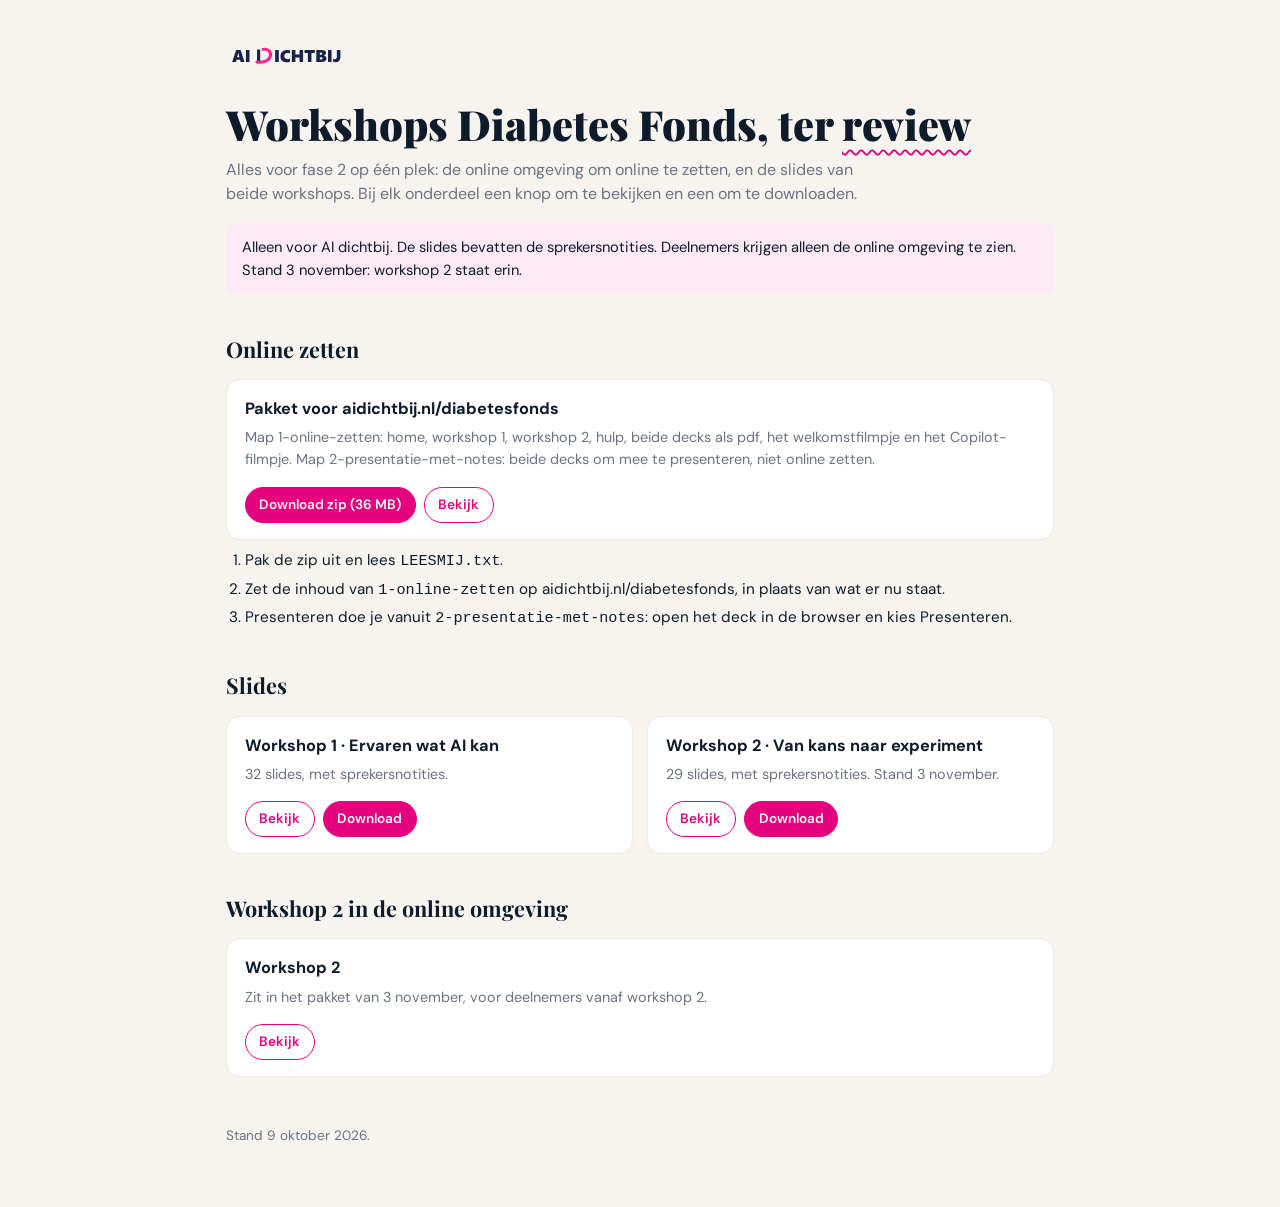
<file: index.html>
<!doctype html>
<html lang="nl">
<head>
  <meta charset="utf-8">
  <meta name="viewport" content="width=device-width, initial-scale=1">
  <meta name="robots" content="noindex, nofollow">
  <title>Review workshops Diabetes Fonds</title>
  <link rel="preconnect" href="https://fonts.googleapis.com">
  <link rel="preconnect" href="https://fonts.gstatic.com" crossorigin>
  <link href="https://fonts.googleapis.com/css2?family=Playfair+Display:wght@700;900&family=DM+Sans:wght@400;500;600&display=swap" rel="stylesheet">
  <style>
    :root {
      --ink: #0D1B2A; --muted: #6B7280; --paper: #F7F4F0; --white: #fff;
      --rule: #EDE9E4; --accent: #E5007D; --accent-soft: #fdeaf4;
      --font: "DM Sans", system-ui, -apple-system, "Segoe UI", Arial, sans-serif;
      --serif: "Playfair Display", Georgia, serif;
    }
    * { box-sizing: border-box; margin: 0; padding: 0; }
    body { background: var(--paper); color: var(--ink); font-family: var(--font); line-height: 1.55; }
    .wrap { max-width: 860px; margin: 0 auto; padding: 40px 16px 64px; }
    header img { height: 30px; }
    h1 { font-family: var(--serif); font-weight: 900; font-size: clamp(1.9rem, 5vw, 2.6rem); line-height: 1.15; margin: 1.4rem 0 0.6rem; }
    h1 .wave { text-decoration: underline wavy var(--accent); text-underline-offset: 8px; text-decoration-thickness: 2px; }
    .lead { color: var(--muted); max-width: 640px; }
    .note { margin-top: 1rem; background: var(--accent-soft); border-radius: 10px; padding: 0.8rem 1rem; font-size: 0.92rem; }
    h2 { font-family: var(--serif); font-size: 1.35rem; margin: 2.4rem 0 0.8rem; }
    .grid { display: grid; grid-template-columns: repeat(auto-fit, minmax(240px, 1fr)); gap: 0.9rem; }
    a.card { display: flex; flex-direction: column; gap: 0.3rem; background: var(--white); border: 1px solid var(--rule); border-radius: 14px; padding: 1rem 1.1rem; color: inherit; text-decoration: none; transition: transform .15s, box-shadow .15s; }
    a.card:hover { transform: translateY(-2px); box-shadow: 0 8px 28px rgba(13, 27, 42, .10); }
    a.card strong { font-size: 1.02rem; }
    a.card span { color: var(--muted); font-size: 0.9rem; }
    a.card .tag { margin-top: auto; padding-top: 0.5rem; font-size: 0.78rem; color: var(--accent); font-weight: 600; }
    div.card { display: flex; flex-direction: column; gap: 0.3rem; background: var(--white); border: 1px solid var(--rule); border-radius: 14px; padding: 1rem 1.1rem; }
    div.card strong { font-size: 1.02rem; }
    div.card span { color: var(--muted); font-size: 0.9rem; }
    .acts { margin-top: auto; padding-top: 0.7rem; display: flex; gap: 0.5rem; flex-wrap: wrap; }
    .btn { display: inline-block; padding: 0.4rem 0.85rem; border-radius: 999px; font-size: 0.85rem; font-weight: 600; text-decoration: none; border: 1.5px solid var(--accent); color: var(--accent); }
    .btn.dl { background: var(--accent); color: var(--white); }
    .btn:hover { opacity: .85; }
    ol.steps { margin: 0.6rem 0 0 1.2rem; font-size: 0.95rem; }
    ol.steps li { margin: 0.25rem 0; }
    footer { margin-top: 3rem; color: var(--muted); font-size: 0.85rem; }
  </style>
</head>
<body>
  <div class="wrap">
    <header><img src="aidichtbij-logo.svg" alt="AI dichtbij"></header>
    <h1>Workshops Diabetes Fonds, ter <span class="wave">review</span></h1>
    <p class="lead">Alles voor fase 2 op één plek: de online omgeving om online te zetten, en de slides van beide workshops. Bij elk onderdeel een knop om te bekijken en een om te downloaden.</p>
    <p class="note">Alleen voor AI dichtbij. De slides bevatten de sprekersnotities. Deelnemers krijgen alleen de online omgeving te zien. Stand 3 november: workshop 2 staat erin.</p>

    <h2>Online zetten</h2>
    <div class="grid">
      <div class="card"><strong>Pakket voor aidichtbij.nl/diabetesfonds</strong><span>Map 1-online-zetten: home, workshop 1, workshop 2, hulp, beide decks als pdf, het welkomstfilmpje en het Copilot-filmpje. Map 2-presentatie-met-notes: beide decks om mee te presenteren, niet online zetten.</span>
        <div class="acts"><a class="btn dl" href="downloads/diabetesfonds-voor-mathijs.zip" download>Download zip (36 MB)</a><a class="btn" href="reader/index.html" target="_blank" rel="noopener">Bekijk</a></div></div>
    </div>
    <ol class="steps">
      <li>Pak de zip uit en lees <code>LEESMIJ.txt</code>.</li>
      <li>Zet de inhoud van <code>1-online-zetten</code> op aidichtbij.nl/diabetesfonds, in plaats van wat er nu staat.</li>
      <li>Presenteren doe je vanuit <code>2-presentatie-met-notes</code>: open het deck in de browser en kies Presenteren.</li>
    </ol>

    <h2>Slides</h2>
    <div class="grid">
      <div class="card"><strong>Workshop 1 · Ervaren wat AI kan</strong><span>32 slides, met sprekersnotities.</span>
        <div class="acts"><a class="btn" href="decks/workshop-1.html" target="_blank" rel="noopener">Bekijk</a><a class="btn dl" href="decks/workshop-1.html" download="Workshop 1 Diabetes Fonds.html">Download</a></div></div>
      <div class="card"><strong>Workshop 2 · Van kans naar experiment</strong><span>29 slides, met sprekersnotities. Stand 3 november.</span>
        <div class="acts"><a class="btn" href="decks/workshop-2.html" target="_blank" rel="noopener">Bekijk</a><a class="btn dl" href="decks/workshop-2.html" download="Workshop 2 Diabetes Fonds.html">Download</a></div></div>
    </div>

    <h2>Workshop 2 in de online omgeving</h2>
    <div class="grid">
      <div class="card"><strong>Workshop 2</strong><span>Zit in het pakket van 3 november, voor deelnemers vanaf workshop 2.</span>
        <div class="acts"><a class="btn" href="reader/workshop-2.html" target="_blank" rel="noopener">Bekijk</a></div></div>
    </div>

    <footer>Stand 9 oktober 2026.</footer>
  </div>
</body>
</html>
</file>
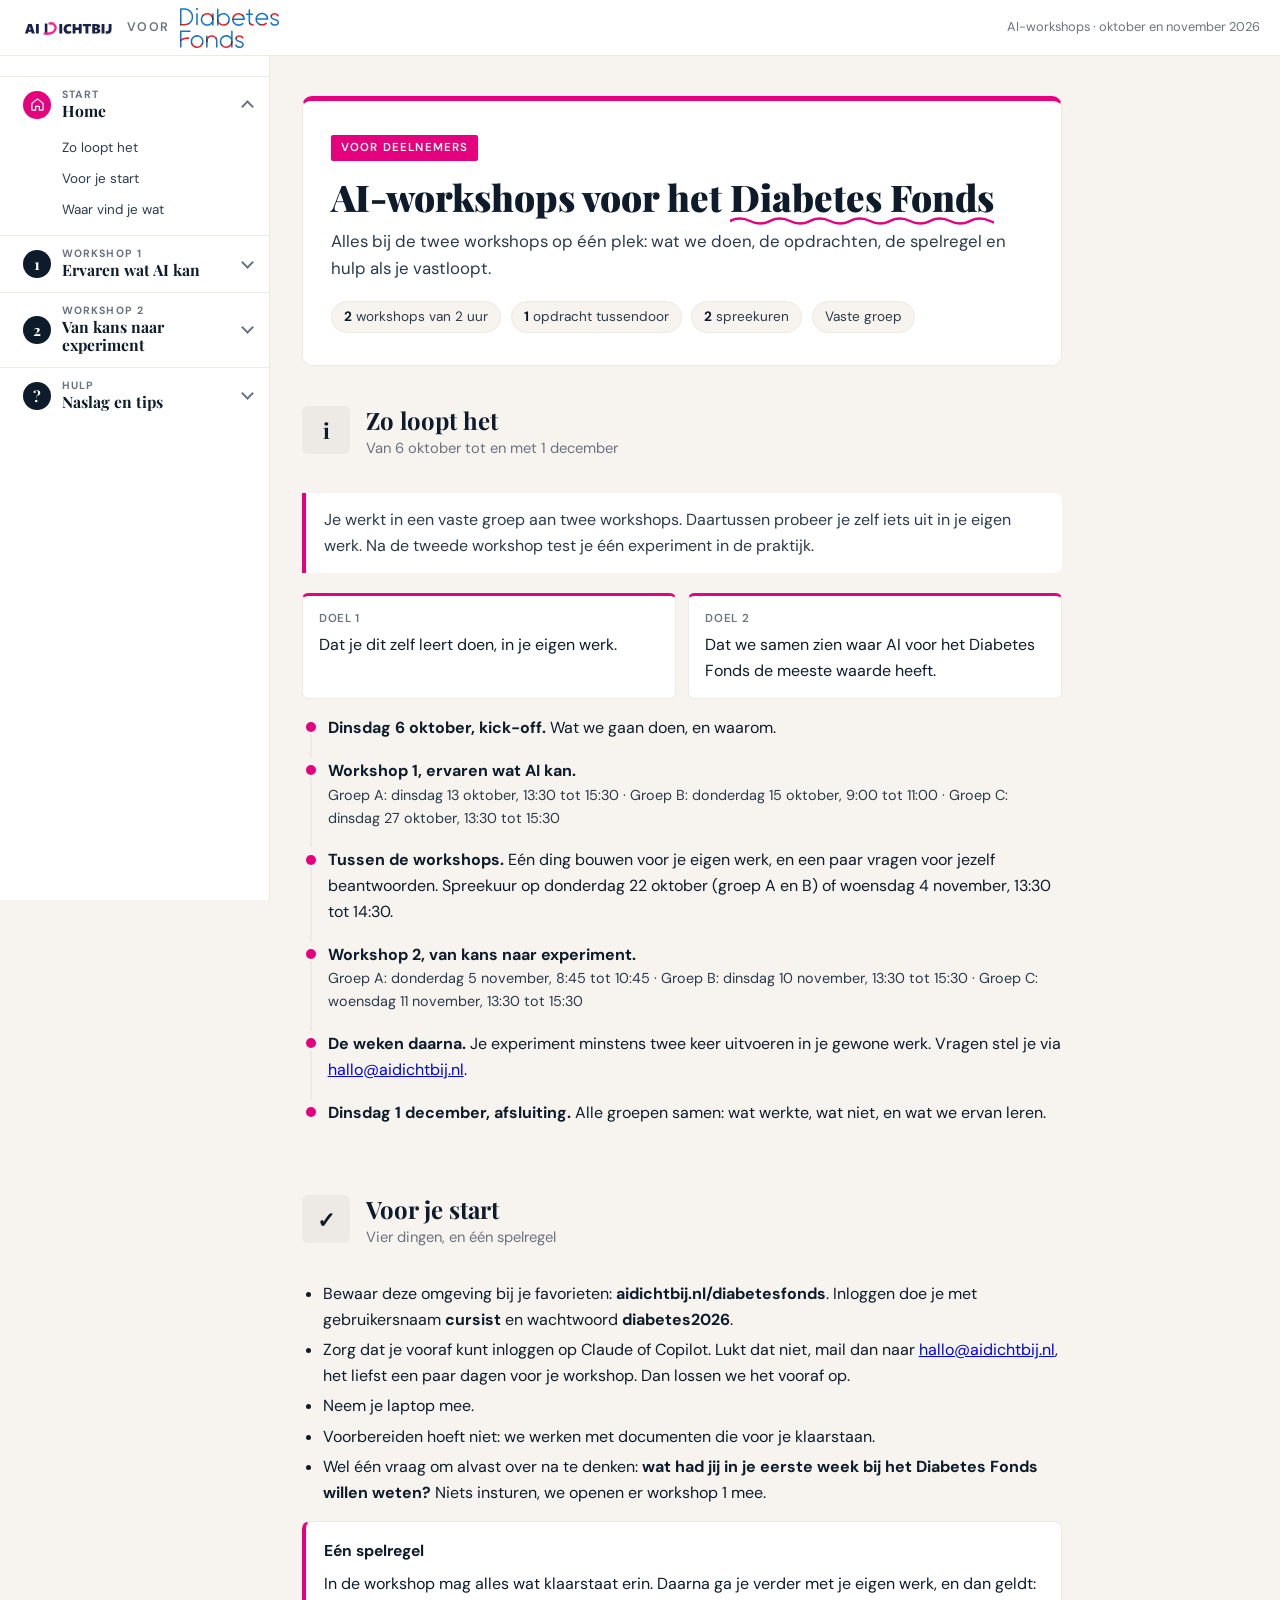
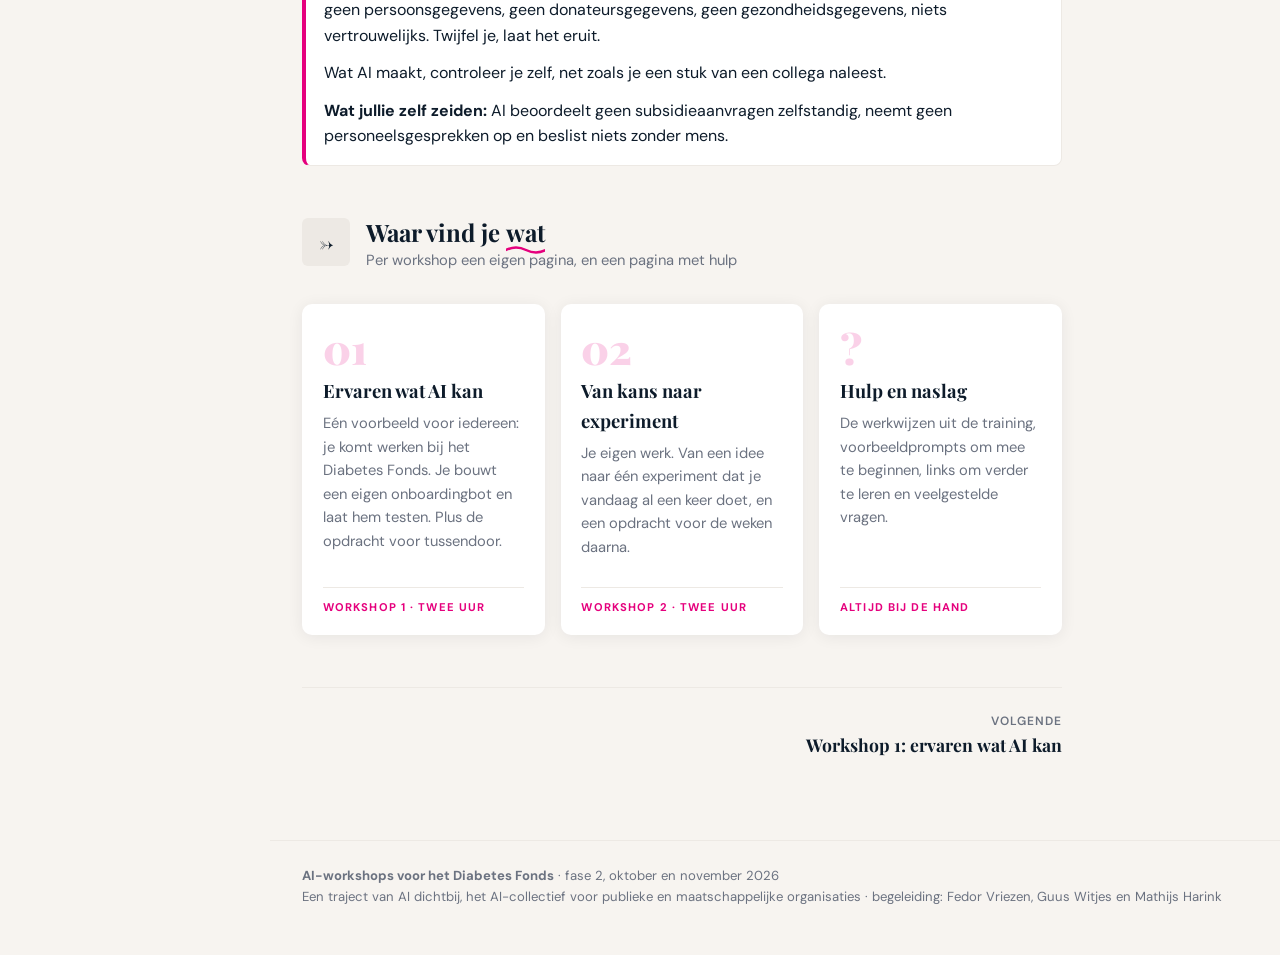
<file: reader/index.html>
<!DOCTYPE html>
<html lang="nl">
<head>
  <meta charset="UTF-8">
  <meta name="viewport" content="width=device-width, initial-scale=1.0">
  <meta name="robots" content="noindex, nofollow">
  <title>Home · AI-workshops Diabetes Fonds</title>
  <meta name="description" content="Alles bij de AI-workshops van het Diabetes Fonds op één plek.">
  <link rel="preconnect" href="https://fonts.googleapis.com">
  <link rel="preconnect" href="https://fonts.gstatic.com" crossorigin>
  <link href="https://fonts.googleapis.com/css2?family=Playfair+Display:wght@400;700;900&family=DM+Sans:wght@300;400;500;600&display=swap" rel="stylesheet">
  <link rel="stylesheet" href="site.css">
</head>
<body>

  <header class="topbar">
    <a class="cobrand" href="index.html" aria-label="Naar de startpagina">
      <img class="topbar-logo" src="aidichtbij-logo.svg" alt="AI dichtbij">
      <span class="voor">voor</span>
      <img class="df-logo" src="diabetesfonds-logo.svg" alt="Diabetes Fonds">
    </a>
    <span class="topbar-meta">AI-workshops · oktober en november 2026</span>
    <button class="menu-toggle" id="menuToggle" aria-expanded="false" aria-controls="sidebar">Menu</button>
  </header>

  <nav class="sidebar" id="sidebar" aria-label="Inhoud">
    <div class="nav-group current" data-group>
      <div class="nav-main">
        <a class="nav-link head" href="index.html" aria-current="page"><span class="nav-num"><svg width="15" height="15" viewBox="0 0 24 24" fill="none" stroke="currentColor" stroke-width="2" stroke-linecap="round" stroke-linejoin="round" aria-hidden="true"><path d="M3 10.5 12 3l9 7.5V20a1 1 0 0 1-1 1h-5v-6h-6v6H4a1 1 0 0 1-1-1z"/></svg></span><span class="nav-text"><span class="nav-kicker">Start</span><span class="nav-title">Home</span></span></a>
        <button class="nav-caret" type="button" aria-expanded="false" aria-controls="nav-home" aria-label="Start: onderdelen tonen of verbergen"></button>
      </div>
      <div class="nav-sub" id="nav-home" hidden>
        <a class="nav-link sub" href="index.html#overzicht"><span class="sub-num"></span><span>Zo loopt het</span></a>
        <a class="nav-link sub" href="index.html#voorbereiding"><span class="sub-num"></span><span>Voor je start</span></a>
        <a class="nav-link sub" href="index.html#onderdelen"><span class="sub-num"></span><span>Waar vind je wat</span></a>
      </div>
    </div>
    <div class="nav-group" data-group>
      <div class="nav-main">
        <a class="nav-link head" href="workshop-1.html"><span class="nav-num">1</span><span class="nav-text"><span class="nav-kicker">Workshop 1</span><span class="nav-title">Ervaren wat AI kan</span></span></a>
        <button class="nav-caret" type="button" aria-expanded="false" aria-controls="nav-w1" aria-label="Workshop 1: onderdelen tonen of verbergen"></button>
      </div>
      <div class="nav-sub" id="nav-w1" hidden>
        <a class="nav-link sub chap" href="workshop-1.html#w1-stap-1"><span class="sub-num">1</span><span>Het voorbeeld</span></a>
        <a class="nav-link sub chap" href="workshop-1.html#w1-stap-2"><span class="sub-num">2</span><span>Verschillende uitkomsten</span></a>
        <a class="nav-link sub rd" href="workshop-1.html#w1-2-1"><span class="rd-num"><svg viewBox="0 0 24 24" fill="none" stroke="currentColor" stroke-width="2" stroke-linecap="round" stroke-linejoin="round" aria-hidden="true"><path d="M2 3h6a4 4 0 0 1 4 4v14a3 3 0 0 0-3-3H2z"/><path d="M22 3h-6a4 4 0 0 0-4 4v14a3 3 0 0 1 3-3h7z"/></svg>2.1</span><span>De drie uitkomsten</span></a>
        <a class="nav-link sub rd" href="workshop-1.html#w1-2-2"><span class="rd-num"><svg viewBox="0 0 24 24" fill="none" stroke="currentColor" stroke-width="2" stroke-linecap="round" stroke-linejoin="round" aria-hidden="true"><path d="M2 3h6a4 4 0 0 1 4 4v14a3 3 0 0 0-3-3H2z"/><path d="M22 3h-6a4 4 0 0 0-4 4v14a3 3 0 0 1 3-3h7z"/></svg>2.2</span><span>Nu zelf, voor je eigen rol</span></a>
        <a class="nav-link sub rd" href="workshop-1.html#w1-2-3"><span class="rd-num"><svg viewBox="0 0 24 24" fill="none" stroke="currentColor" stroke-width="2" stroke-linecap="round" stroke-linejoin="round" aria-hidden="true"><path d="M2 3h6a4 4 0 0 1 4 4v14a3 3 0 0 0-3-3H2z"/><path d="M22 3h-6a4 4 0 0 0-4 4v14a3 3 0 0 1 3-3h7z"/></svg>2.3</span><span>Wat erachter zat</span></a>
        <a class="nav-link sub chap" href="workshop-1.html#w1-stap-3"><span class="sub-num">3</span><span>Je eigen onboardingbot</span></a>
        <a class="nav-link sub rd" href="workshop-1.html#w1-3-1"><span class="rd-num"><svg viewBox="0 0 24 24" fill="none" stroke="currentColor" stroke-width="2" stroke-linecap="round" stroke-linejoin="round" aria-hidden="true"><path d="M2 3h6a4 4 0 0 1 4 4v14a3 3 0 0 0-3-3H2z"/><path d="M22 3h-6a4 4 0 0 0-4 4v14a3 3 0 0 1 3-3h7z"/></svg>3.1</span><span>De vijf ingrediënten</span></a>
        <a class="nav-link sub rd" href="workshop-1.html#w1-3-2"><span class="rd-num"><svg viewBox="0 0 24 24" fill="none" stroke="currentColor" stroke-width="2" stroke-linecap="round" stroke-linejoin="round" aria-hidden="true"><path d="M2 3h6a4 4 0 0 1 4 4v14a3 3 0 0 0-3-3H2z"/><path d="M22 3h-6a4 4 0 0 0-4 4v14a3 3 0 0 1 3-3h7z"/></svg>3.2</span><span>Stel je bot vragen</span></a>
        <a class="nav-link sub rd" href="workshop-1.html#w1-3-3"><span class="rd-num"><svg viewBox="0 0 24 24" fill="none" stroke="currentColor" stroke-width="2" stroke-linecap="round" stroke-linejoin="round" aria-hidden="true"><path d="M2 3h6a4 4 0 0 1 4 4v14a3 3 0 0 0-3-3H2z"/><path d="M22 3h-6a4 4 0 0 0-4 4v14a3 3 0 0 1 3-3h7z"/></svg>3.3</span><span>Vastgelopen, of klaar?</span></a>
        <a class="nav-link sub chap" href="workshop-1.html#w1-stap-4"><span class="sub-num">4</span><span>Kritisch kijken</span></a>
        <a class="nav-link sub rd" href="workshop-1.html#w1-4-1"><span class="rd-num"><svg viewBox="0 0 24 24" fill="none" stroke="currentColor" stroke-width="2" stroke-linecap="round" stroke-linejoin="round" aria-hidden="true"><path d="M2 3h6a4 4 0 0 1 4 4v14a3 3 0 0 0-3-3H2z"/><path d="M22 3h-6a4 4 0 0 0-4 4v14a3 3 0 0 1 3-3h7z"/></svg>4.1</span><span>De testkaart</span></a>
        <a class="nav-link sub chap" href="workshop-1.html#w1-stap-5"><span class="sub-num">5</span><span>Zo kan het ook</span></a>
        <a class="nav-link sub rd" href="workshop-1.html#w1-5-1"><span class="rd-num"><svg viewBox="0 0 24 24" fill="none" stroke="currentColor" stroke-width="2" stroke-linecap="round" stroke-linejoin="round" aria-hidden="true"><path d="M2 3h6a4 4 0 0 1 4 4v14a3 3 0 0 0-3-3H2z"/><path d="M22 3h-6a4 4 0 0 0-4 4v14a3 3 0 0 1 3-3h7z"/></svg>5.1</span><span>Quiz en video</span></a>
        <a class="nav-link sub chap" href="workshop-1.html#w1-stap-6"><span class="sub-num">6</span><span>Terug naar je eigen werk</span></a>
        <a class="nav-link sub rd" href="workshop-1.html#w1-6-1"><span class="rd-num"><svg viewBox="0 0 24 24" fill="none" stroke="currentColor" stroke-width="2" stroke-linecap="round" stroke-linejoin="round" aria-hidden="true"><path d="M2 3h6a4 4 0 0 1 4 4v14a3 3 0 0 0-3-3H2z"/><path d="M22 3h-6a4 4 0 0 0-4 4v14a3 3 0 0 1 3-3h7z"/></svg>6.1</span><span>De signalen</span></a>
        <a class="nav-link sub rd" href="workshop-1.html#w1-6-2"><span class="rd-num"><svg viewBox="0 0 24 24" fill="none" stroke="currentColor" stroke-width="2" stroke-linecap="round" stroke-linejoin="round" aria-hidden="true"><path d="M2 3h6a4 4 0 0 1 4 4v14a3 3 0 0 0-3-3H2z"/><path d="M22 3h-6a4 4 0 0 0-4 4v14a3 3 0 0 1 3-3h7z"/></svg>6.2</span><span>Dit kwam van jullie</span></a>
        <a class="nav-link sub chap" href="workshop-1.html#tussendoor"><span class="sub-num">7</span><span>Tussen de workshops</span></a>
        <a class="nav-link sub rd" href="workshop-1.html#bouwopdracht"><span class="rd-num"><svg viewBox="0 0 24 24" fill="none" stroke="currentColor" stroke-width="2" stroke-linecap="round" stroke-linejoin="round" aria-hidden="true"><path d="M2 3h6a4 4 0 0 1 4 4v14a3 3 0 0 0-3-3H2z"/><path d="M22 3h-6a4 4 0 0 0-4 4v14a3 3 0 0 1 3-3h7z"/></svg>7.1</span><span>Bouw één ding</span></a>
        <a class="nav-link sub rd" href="workshop-1.html#werkblad"><span class="rd-num"><svg viewBox="0 0 24 24" fill="none" stroke="currentColor" stroke-width="2" stroke-linecap="round" stroke-linejoin="round" aria-hidden="true"><path d="M2 3h6a4 4 0 0 1 4 4v14a3 3 0 0 0-3-3H2z"/><path d="M22 3h-6a4 4 0 0 0-4 4v14a3 3 0 0 1 3-3h7z"/></svg>7.2</span><span>Vragen voor jezelf</span></a>
        <a class="nav-link sub rd" href="workshop-1.html#spreekuur"><span class="rd-num"><svg viewBox="0 0 24 24" fill="none" stroke="currentColor" stroke-width="2" stroke-linecap="round" stroke-linejoin="round" aria-hidden="true"><path d="M2 3h6a4 4 0 0 1 4 4v14a3 3 0 0 0-3-3H2z"/><path d="M22 3h-6a4 4 0 0 0-4 4v14a3 3 0 0 1 3-3h7z"/></svg>7.3</span><span>Het spreekuur</span></a>
      </div>
    </div>
    <div class="nav-group" data-group>
      <div class="nav-main">
        <a class="nav-link head" href="workshop-2.html"><span class="nav-num">2</span><span class="nav-text"><span class="nav-kicker">Workshop 2</span><span class="nav-title">Van kans naar experiment</span></span></a>
        <button class="nav-caret" type="button" aria-expanded="false" aria-controls="nav-w2" aria-label="Workshop 2: onderdelen tonen of verbergen"></button>
      </div>
      <div class="nav-sub" id="nav-w2" hidden>
        <a class="nav-link sub chap" href="workshop-2.html#w2-opening"><span class="sub-num">1</span><span>Wat heb je gemaakt?</span></a>
        <a class="nav-link sub rd" href="workshop-2.html#w2-1-1"><span class="rd-num"><svg viewBox="0 0 24 24" fill="none" stroke="currentColor" stroke-width="2" stroke-linecap="round" stroke-linejoin="round" aria-hidden="true"><path d="M2 3h6a4 4 0 0 1 4 4v14a3 3 0 0 0-3-3H2z"/><path d="M22 3h-6a4 4 0 0 0-4 4v14a3 3 0 0 1 3-3h7z"/></svg>1.1</span><span>Laat zien wat je maakte</span></a>
        <a class="nav-link sub chap" href="workshop-2.html#w2-voorbeeld"><span class="sub-num">2</span><span>Waar past AI?</span></a>
        <a class="nav-link sub rd" href="workshop-2.html#w2-2-1"><span class="rd-num"><svg viewBox="0 0 24 24" fill="none" stroke="currentColor" stroke-width="2" stroke-linecap="round" stroke-linejoin="round" aria-hidden="true"><path d="M2 3h6a4 4 0 0 1 4 4v14a3 3 0 0 0-3-3H2z"/><path d="M22 3h-6a4 4 0 0 0-4 4v14a3 3 0 0 1 3-3h7z"/></svg>2.1</span><span>Een proces in stappen</span></a>
        <a class="nav-link sub rd" href="workshop-2.html#w2-2-2"><span class="rd-num"><svg viewBox="0 0 24 24" fill="none" stroke="currentColor" stroke-width="2" stroke-linecap="round" stroke-linejoin="round" aria-hidden="true"><path d="M2 3h6a4 4 0 0 1 4 4v14a3 3 0 0 0-3-3H2z"/><path d="M22 3h-6a4 4 0 0 0-4 4v14a3 3 0 0 1 3-3h7z"/></svg>2.2</span><span>Ideeën verzamelen</span></a>
        <a class="nav-link sub chap" href="workshop-2.html#w2-kansen"><span class="sub-num">3</span><span>Kansen aanscherpen</span></a>
        <a class="nav-link sub rd" href="workshop-2.html#w2-3-1"><span class="rd-num"><svg viewBox="0 0 24 24" fill="none" stroke="currentColor" stroke-width="2" stroke-linecap="round" stroke-linejoin="round" aria-hidden="true"><path d="M2 3h6a4 4 0 0 1 4 4v14a3 3 0 0 0-3-3H2z"/><path d="M22 3h-6a4 4 0 0 0-4 4v14a3 3 0 0 1 3-3h7z"/></svg>3.1</span><span>De vragen van het trio</span></a>
        <a class="nav-link sub rd" href="workshop-2.html#w2-3-2"><span class="rd-num"><svg viewBox="0 0 24 24" fill="none" stroke="currentColor" stroke-width="2" stroke-linecap="round" stroke-linejoin="round" aria-hidden="true"><path d="M2 3h6a4 4 0 0 1 4 4v14a3 3 0 0 0-3-3H2z"/><path d="M22 3h-6a4 4 0 0 0-4 4v14a3 3 0 0 1 3-3h7z"/></svg>3.2</span><span>Geen eigen kans?</span></a>
        <a class="nav-link sub chap" href="workshop-2.html#w2-kiezen"><span class="sub-num">4</span><span>Maak het concreet</span></a>
        <a class="nav-link sub rd" href="workshop-2.html#w2-4-1"><span class="rd-num"><svg viewBox="0 0 24 24" fill="none" stroke="currentColor" stroke-width="2" stroke-linecap="round" stroke-linejoin="round" aria-hidden="true"><path d="M2 3h6a4 4 0 0 1 4 4v14a3 3 0 0 0-3-3H2z"/><path d="M22 3h-6a4 4 0 0 0-4 4v14a3 3 0 0 1 3-3h7z"/></svg>4.1</span><span>De experimentkaart</span></a>
        <a class="nav-link sub rd" href="workshop-2.html#w2-4-2"><span class="rd-num"><svg viewBox="0 0 24 24" fill="none" stroke="currentColor" stroke-width="2" stroke-linecap="round" stroke-linejoin="round" aria-hidden="true"><path d="M2 3h6a4 4 0 0 1 4 4v14a3 3 0 0 0-3-3H2z"/><path d="M22 3h-6a4 4 0 0 0-4 4v14a3 3 0 0 1 3-3h7z"/></svg>4.2</span><span>Maak het klein</span></a>
        <a class="nav-link sub chap" href="workshop-2.html#w2-atelier"><span class="sub-num">5</span><span>Drie rondes</span></a>
        <a class="nav-link sub rd" href="workshop-2.html#w2-5-1"><span class="rd-num"><svg viewBox="0 0 24 24" fill="none" stroke="currentColor" stroke-width="2" stroke-linecap="round" stroke-linejoin="round" aria-hidden="true"><path d="M2 3h6a4 4 0 0 1 4 4v14a3 3 0 0 0-3-3H2z"/><path d="M22 3h-6a4 4 0 0 0-4 4v14a3 3 0 0 1 3-3h7z"/></svg>5.1</span><span>Ronde 1, eerste poging</span></a>
        <a class="nav-link sub rd" href="workshop-2.html#w2-5-2"><span class="rd-num"><svg viewBox="0 0 24 24" fill="none" stroke="currentColor" stroke-width="2" stroke-linecap="round" stroke-linejoin="round" aria-hidden="true"><path d="M2 3h6a4 4 0 0 1 4 4v14a3 3 0 0 0-3-3H2z"/><path d="M22 3h-6a4 4 0 0 0-4 4v14a3 3 0 0 1 3-3h7z"/></svg>5.2</span><span>Ronde 2, scherper maken</span></a>
        <a class="nav-link sub rd" href="workshop-2.html#w2-5-3"><span class="rd-num"><svg viewBox="0 0 24 24" fill="none" stroke="currentColor" stroke-width="2" stroke-linecap="round" stroke-linejoin="round" aria-hidden="true"><path d="M2 3h6a4 4 0 0 1 4 4v14a3 3 0 0 0-3-3H2z"/><path d="M22 3h-6a4 4 0 0 0-4 4v14a3 3 0 0 1 3-3h7z"/></svg>5.3</span><span>Ronde 3, controleren</span></a>
        <a class="nav-link sub rd" href="workshop-2.html#w2-5-4"><span class="rd-num"><svg viewBox="0 0 24 24" fill="none" stroke="currentColor" stroke-width="2" stroke-linecap="round" stroke-linejoin="round" aria-hidden="true"><path d="M2 3h6a4 4 0 0 1 4 4v14a3 3 0 0 0-3-3H2z"/><path d="M22 3h-6a4 4 0 0 0-4 4v14a3 3 0 0 1 3-3h7z"/></svg>5.4</span><span>Snel klaar?</span></a>
        <a class="nav-link sub chap" href="workshop-2.html#w2-peercheck"><span class="sub-num">6</span><span>Peercheck</span></a>
        <a class="nav-link sub rd" href="workshop-2.html#w2-6-1"><span class="rd-num"><svg viewBox="0 0 24 24" fill="none" stroke="currentColor" stroke-width="2" stroke-linecap="round" stroke-linejoin="round" aria-hidden="true"><path d="M2 3h6a4 4 0 0 1 4 4v14a3 3 0 0 0-3-3H2z"/><path d="M22 3h-6a4 4 0 0 0-4 4v14a3 3 0 0 1 3-3h7z"/></svg>6.1</span><span>Vier zinnen, drie vragen</span></a>
        <a class="nav-link sub chap" href="workshop-2.html#w2-dots"><span class="sub-num">7</span><span>Kansen kiezen</span></a>
        <a class="nav-link sub rd" href="workshop-2.html#w2-7-1"><span class="rd-num"><svg viewBox="0 0 24 24" fill="none" stroke="currentColor" stroke-width="2" stroke-linecap="round" stroke-linejoin="round" aria-hidden="true"><path d="M2 3h6a4 4 0 0 1 4 4v14a3 3 0 0 0-3-3H2z"/><path d="M22 3h-6a4 4 0 0 0-4 4v14a3 3 0 0 1 3-3h7z"/></svg>7.1</span><span>De criteria en de dots</span></a>
        <a class="nav-link sub chap" href="workshop-2.html#w2-praktijk"><span class="sub-num">8</span><span>De komende weken</span></a>
        <a class="nav-link sub rd" href="workshop-2.html#w2-8-1"><span class="rd-num"><svg viewBox="0 0 24 24" fill="none" stroke="currentColor" stroke-width="2" stroke-linecap="round" stroke-linejoin="round" aria-hidden="true"><path d="M2 3h6a4 4 0 0 1 4 4v14a3 3 0 0 0-3-3H2z"/><path d="M22 3h-6a4 4 0 0 0-4 4v14a3 3 0 0 1 3-3h7z"/></svg>8.1</span><span>De twee doelen</span></a>
        <a class="nav-link sub rd" href="workshop-2.html#w2-8-2"><span class="rd-num"><svg viewBox="0 0 24 24" fill="none" stroke="currentColor" stroke-width="2" stroke-linecap="round" stroke-linejoin="round" aria-hidden="true"><path d="M2 3h6a4 4 0 0 1 4 4v14a3 3 0 0 0-3-3H2z"/><path d="M22 3h-6a4 4 0 0 0-4 4v14a3 3 0 0 1 3-3h7z"/></svg>8.2</span><span>De opdracht</span></a>
        <a class="nav-link sub rd" href="workshop-2.html#w2-8-3"><span class="rd-num"><svg viewBox="0 0 24 24" fill="none" stroke="currentColor" stroke-width="2" stroke-linecap="round" stroke-linejoin="round" aria-hidden="true"><path d="M2 3h6a4 4 0 0 1 4 4v14a3 3 0 0 0-3-3H2z"/><path d="M22 3h-6a4 4 0 0 0-4 4v14a3 3 0 0 1 3-3h7z"/></svg>8.3</span><span>Vragen</span></a>
      </div>
    </div>
    <div class="nav-group" data-group>
      <div class="nav-main">
        <a class="nav-link head" href="hulp.html"><span class="nav-num">?</span><span class="nav-text"><span class="nav-kicker">Hulp</span><span class="nav-title">Naslag en tips</span></span></a>
        <button class="nav-caret" type="button" aria-expanded="false" aria-controls="nav-hulp" aria-label="Hulp: onderdelen tonen of verbergen"></button>
      </div>
      <div class="nav-sub" id="nav-hulp" hidden>
        <a class="nav-link sub" href="hulp.html#werkwijzen"><span class="sub-num"></span><span>De werkwijzen uit de training</span></a>
        <a class="nav-link sub" href="hulp.html#instructie"><span class="sub-num"></span><span>Een goede instructie</span></a>
        <a class="nav-link sub" href="hulp.html#prompts"><span class="sub-num"></span><span>Voorbeeldprompts</span></a>
        <a class="nav-link sub" href="hulp.html#leren"><span class="sub-num"></span><span>Verder leren</span></a>
        <a class="nav-link sub" href="hulp.html#ai-kader"><span class="sub-num"></span><span>AI-kader Diabetes Fonds</span></a>
        <a class="nav-link sub" href="hulp.html#vragen"><span class="sub-num"></span><span>Veelgestelde vragen</span></a>
      </div>
    </div>
  </nav>

  <main class="main">

    <section class="hero">
      <span class="label-bar">Voor deelnemers</span>
      <h1>AI-workshops voor het <span class="wave">Diabetes Fonds</span></h1>
      <p class="hero-sub">Alles bij de twee workshops op één plek: wat we doen, de opdrachten, de spelregel en hulp als je vastloopt.</p>
      <div class="hero-facts">
        <span class="fact"><strong>2</strong> workshops van 2 uur</span>
        <span class="fact"><strong>1</strong> opdracht tussendoor</span>
        <span class="fact"><strong>2</strong> spreekuren</span>
        <span class="fact">Vaste groep</span>
      </div>
    </section>

    <section class="section" id="overzicht">
      <div class="section-head">
        <div class="badge soft">i</div>
        <div>
          <h2>Zo loopt het</h2>
          <p class="sub">Van 6 oktober tot en met 1 december</p>
        </div>
      </div>
      <p class="lead">Je werkt in een vaste groep aan twee workshops. Daartussen probeer je zelf iets uit in je eigen werk. Na de tweede workshop test je één experiment in de praktijk.</p>
      <div class="goals">
        <div class="goal"><div class="who">Doel 1</div>Dat je dit zelf leert doen, in je eigen werk.</div>
        <div class="goal"><div class="who">Doel 2</div>Dat we samen zien waar AI voor het Diabetes Fonds de meeste waarde heeft.</div>
      </div>
      <ul class="timeline">
        <li><span class="when">Dinsdag 6 oktober, kick-off.</span> Wat we gaan doen, en waarom.</li>
        <li><span class="when">Workshop 1, ervaren wat AI kan.</span>
          <div class="groups">Groep A: dinsdag 13 oktober, 13:30 tot 15:30 · Groep B: donderdag 15 oktober, 9:00 tot 11:00 · Groep C: dinsdag 27 oktober, 13:30 tot 15:30</div></li>
        <li><span class="when">Tussen de workshops.</span> Eén ding bouwen voor je eigen werk, en een paar vragen voor jezelf beantwoorden. Spreekuur op donderdag 22 oktober (groep A en B) of woensdag 4 november, 13:30 tot 14:30.</li>
        <li><span class="when">Workshop 2, van kans naar experiment.</span>
          <div class="groups">Groep A: donderdag 5 november, 8:45 tot 10:45 · Groep B: dinsdag 10 november, 13:30 tot 15:30 · Groep C: woensdag 11 november, 13:30 tot 15:30</div></li>
        <li><span class="when">De weken daarna.</span> Je experiment minstens twee keer uitvoeren in je gewone werk. Vragen stel je via <a href="mailto:hallo@aidichtbij.nl">hallo@aidichtbij.nl</a>.</li>
        <li><span class="when">Dinsdag 1 december, afsluiting.</span> Alle groepen samen: wat werkte, wat niet, en wat we ervan leren.</li>
      </ul>
    </section>

    <section class="section" id="voorbereiding">
      <div class="section-head">
        <div class="badge soft">✓</div>
        <div>
          <h2>Voor je start</h2>
          <p class="sub">Vier dingen, en één spelregel</p>
        </div>
      </div>
      <ul>
        <li>Bewaar deze omgeving bij je favorieten: <strong>aidichtbij.nl/diabetesfonds</strong>. Inloggen doe je met gebruikersnaam <strong>cursist</strong> en wachtwoord <strong>diabetes2026</strong>.</li>
        <li>Zorg dat je vooraf kunt inloggen op Claude of Copilot. Lukt dat niet, mail dan naar <a href="mailto:hallo@aidichtbij.nl">hallo@aidichtbij.nl</a>, het liefst een paar dagen voor je workshop. Dan lossen we het vooraf op.</li>
        <li>Neem je laptop mee.</li>
        <li>Voorbereiden hoeft niet: we werken met documenten die voor je klaarstaan.</li>
        <li>Wel één vraag om alvast over na te denken: <strong>wat had jij in je eerste week bij het Diabetes Fonds willen weten?</strong> Niets insturen, we openen er workshop 1 mee.</li>
      </ul>
      <div class="rule-box">
        <h4>Eén spelregel</h4>
        <p>In de workshop mag alles wat klaarstaat erin. Daarna ga je verder met je eigen werk, en dan geldt: geen persoonsgegevens, geen donateursgegevens, geen gezondheidsgegevens, niets vertrouwelijks. Twijfel je, laat het eruit.</p>
        <p>Wat AI maakt, controleer je zelf, net zoals je een stuk van een collega naleest.</p>
        <p style="margin-bottom:0"><strong>Wat jullie zelf zeiden:</strong> AI beoordeelt geen subsidieaanvragen zelfstandig, neemt geen personeelsgesprekken op en beslist niets zonder mens.</p>
      </div>
    </section>

    <section class="section" id="onderdelen">
      <div class="section-head">
        <div class="badge soft">&#8594;</div>
        <div>
          <h2>Waar vind je <span class="wave">wat</span></h2>
          <p class="sub">Per workshop een eigen pagina, en een pagina met hulp</p>
        </div>
      </div>
      <div class="page-cards">
        <a class="page-card" href="workshop-1.html">
          <span class="big-num">01</span>
          <h3>Ervaren wat AI kan</h3>
          <p>Eén voorbeeld voor iedereen: je komt werken bij het Diabetes Fonds. Je bouwt een eigen onboardingbot en laat hem testen. Plus de opdracht voor tussendoor.</p>
          <span class="tag">Workshop 1 · twee uur</span>
        </a>
        <a class="page-card" href="workshop-2.html">
          <span class="big-num">02</span>
          <h3>Van kans naar experiment</h3>
          <p>Je eigen werk. Van een idee naar één experiment dat je vandaag al een keer doet, en een opdracht voor de weken daarna.</p>
          <span class="tag">Workshop 2 · twee uur</span>
        </a>
        <a class="page-card" href="hulp.html">
          <span class="big-num">?</span>
          <h3>Hulp en naslag</h3>
          <p>De werkwijzen uit de training, voorbeeldprompts om mee te beginnen, links om verder te leren en veelgestelde vragen.</p>
          <span class="tag">Altijd bij de hand</span>
        </a>
      </div>
    </section>


    <nav class="page-next" aria-label="Volgende pagina">
      <a class="next" href="workshop-1.html"><small>Volgende</small><strong>Workshop 1: ervaren wat AI kan</strong></a>
    </nav>

  </main>

  <footer>
    <strong>AI-workshops voor het Diabetes Fonds</strong> · fase 2, oktober en november 2026<br>
    Een traject van AI dichtbij, het AI-collectief voor publieke en maatschappelijke organisaties · begeleiding: Fedor Vriezen, Guus Witjes en Mathijs Harink
  </footer>

  <script src="site.js"></script>
</body>
</html>
</file>
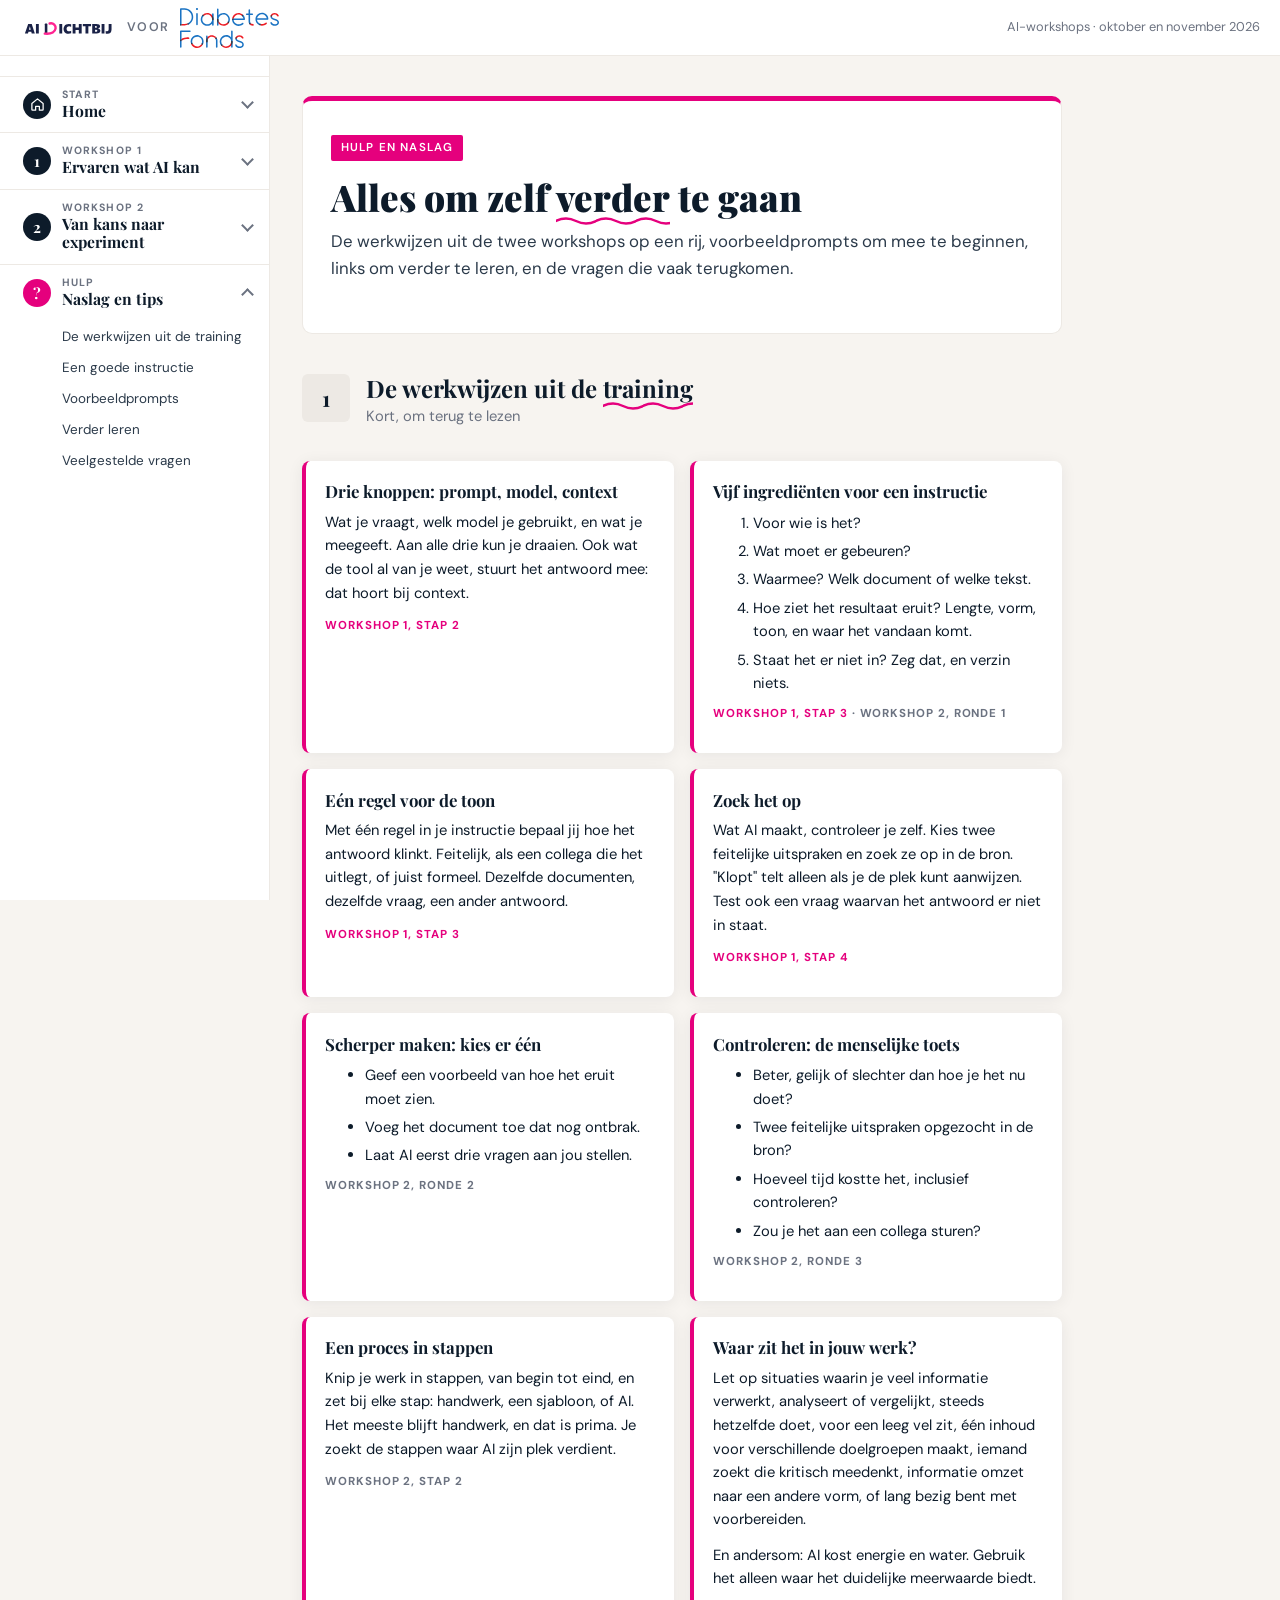
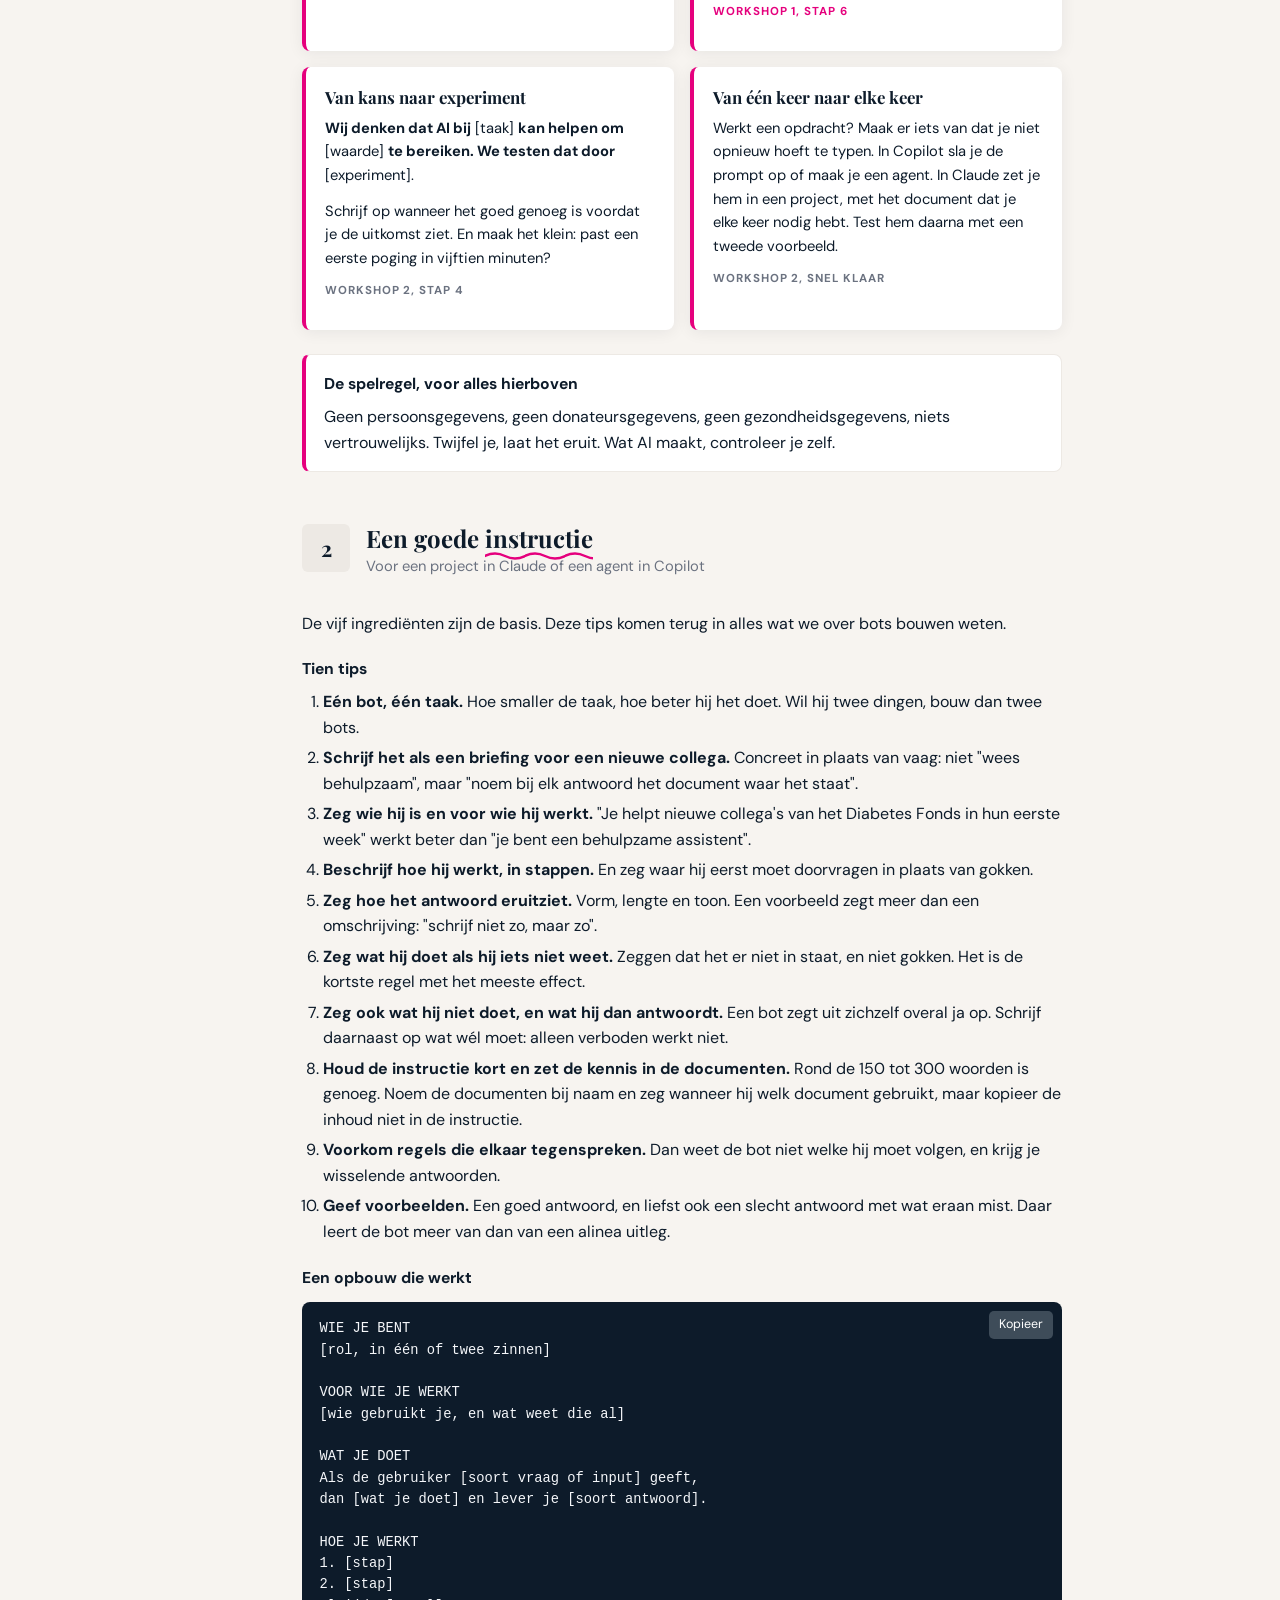
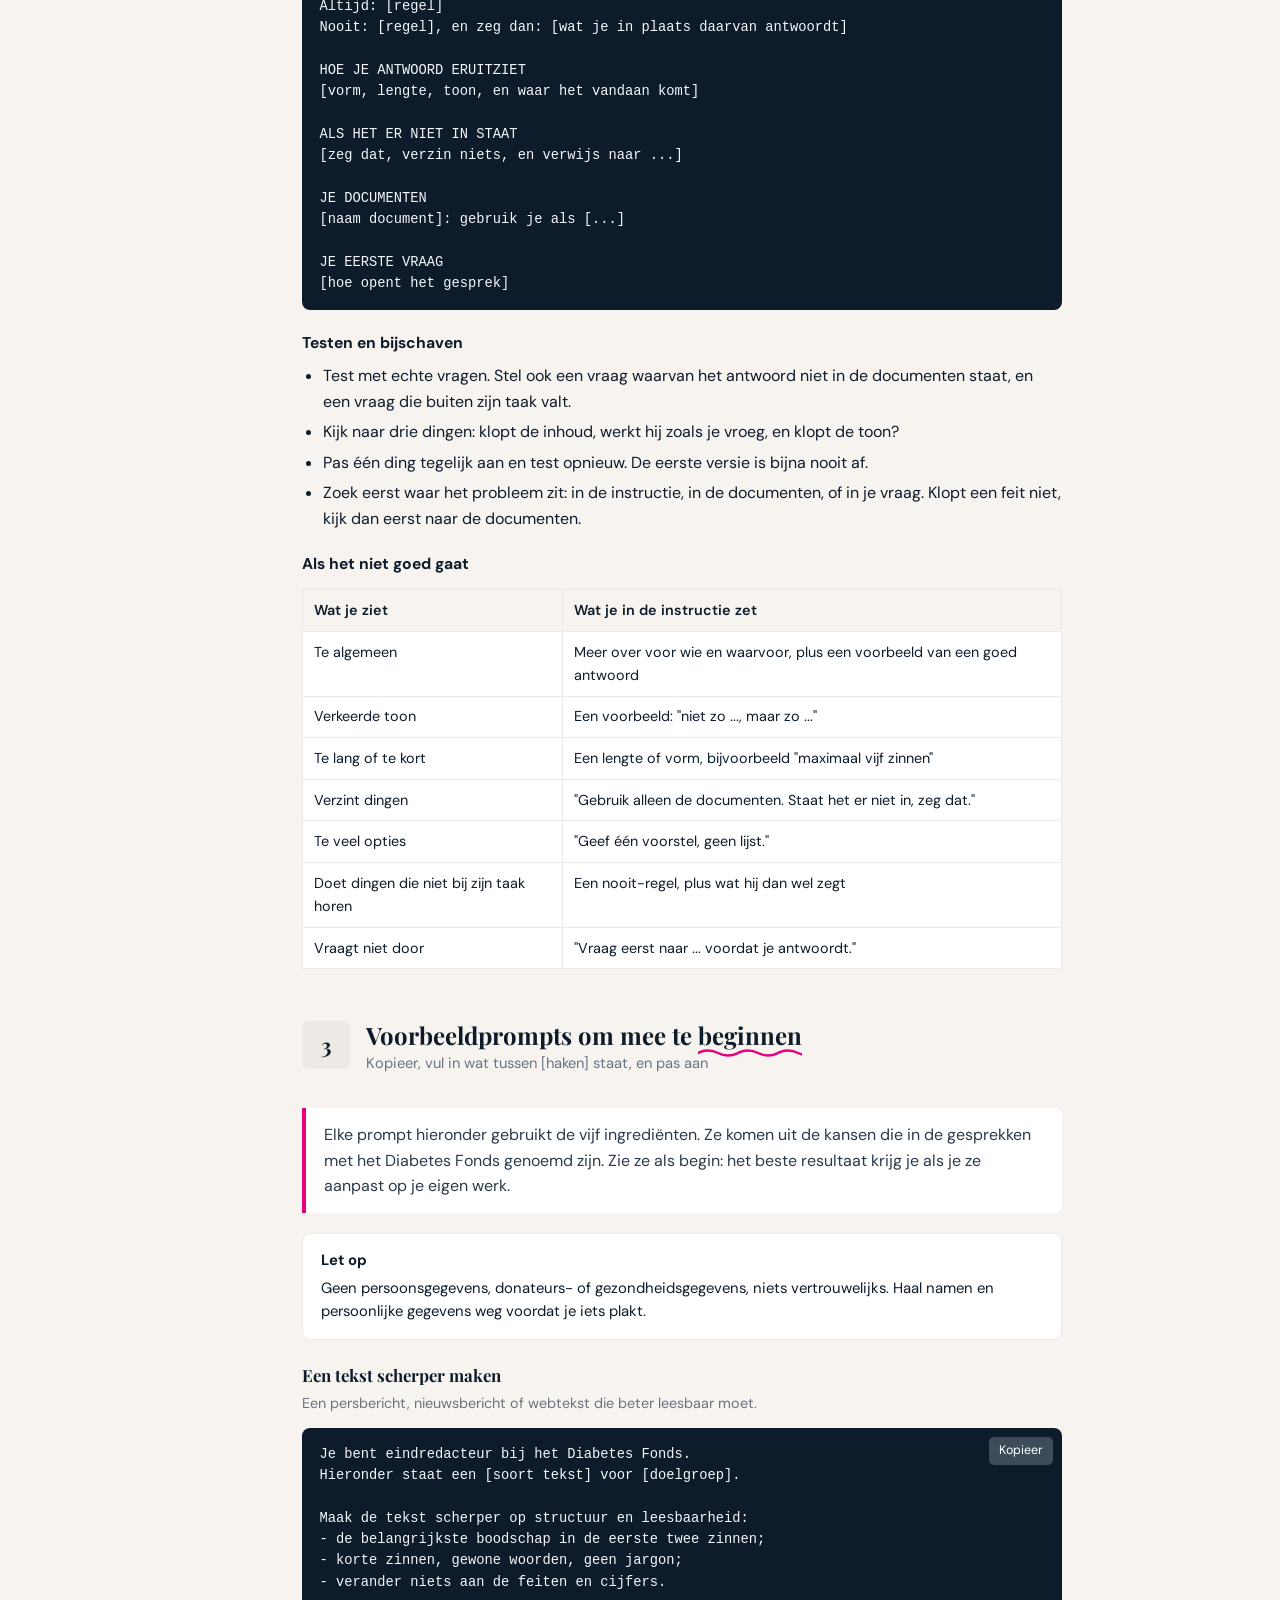
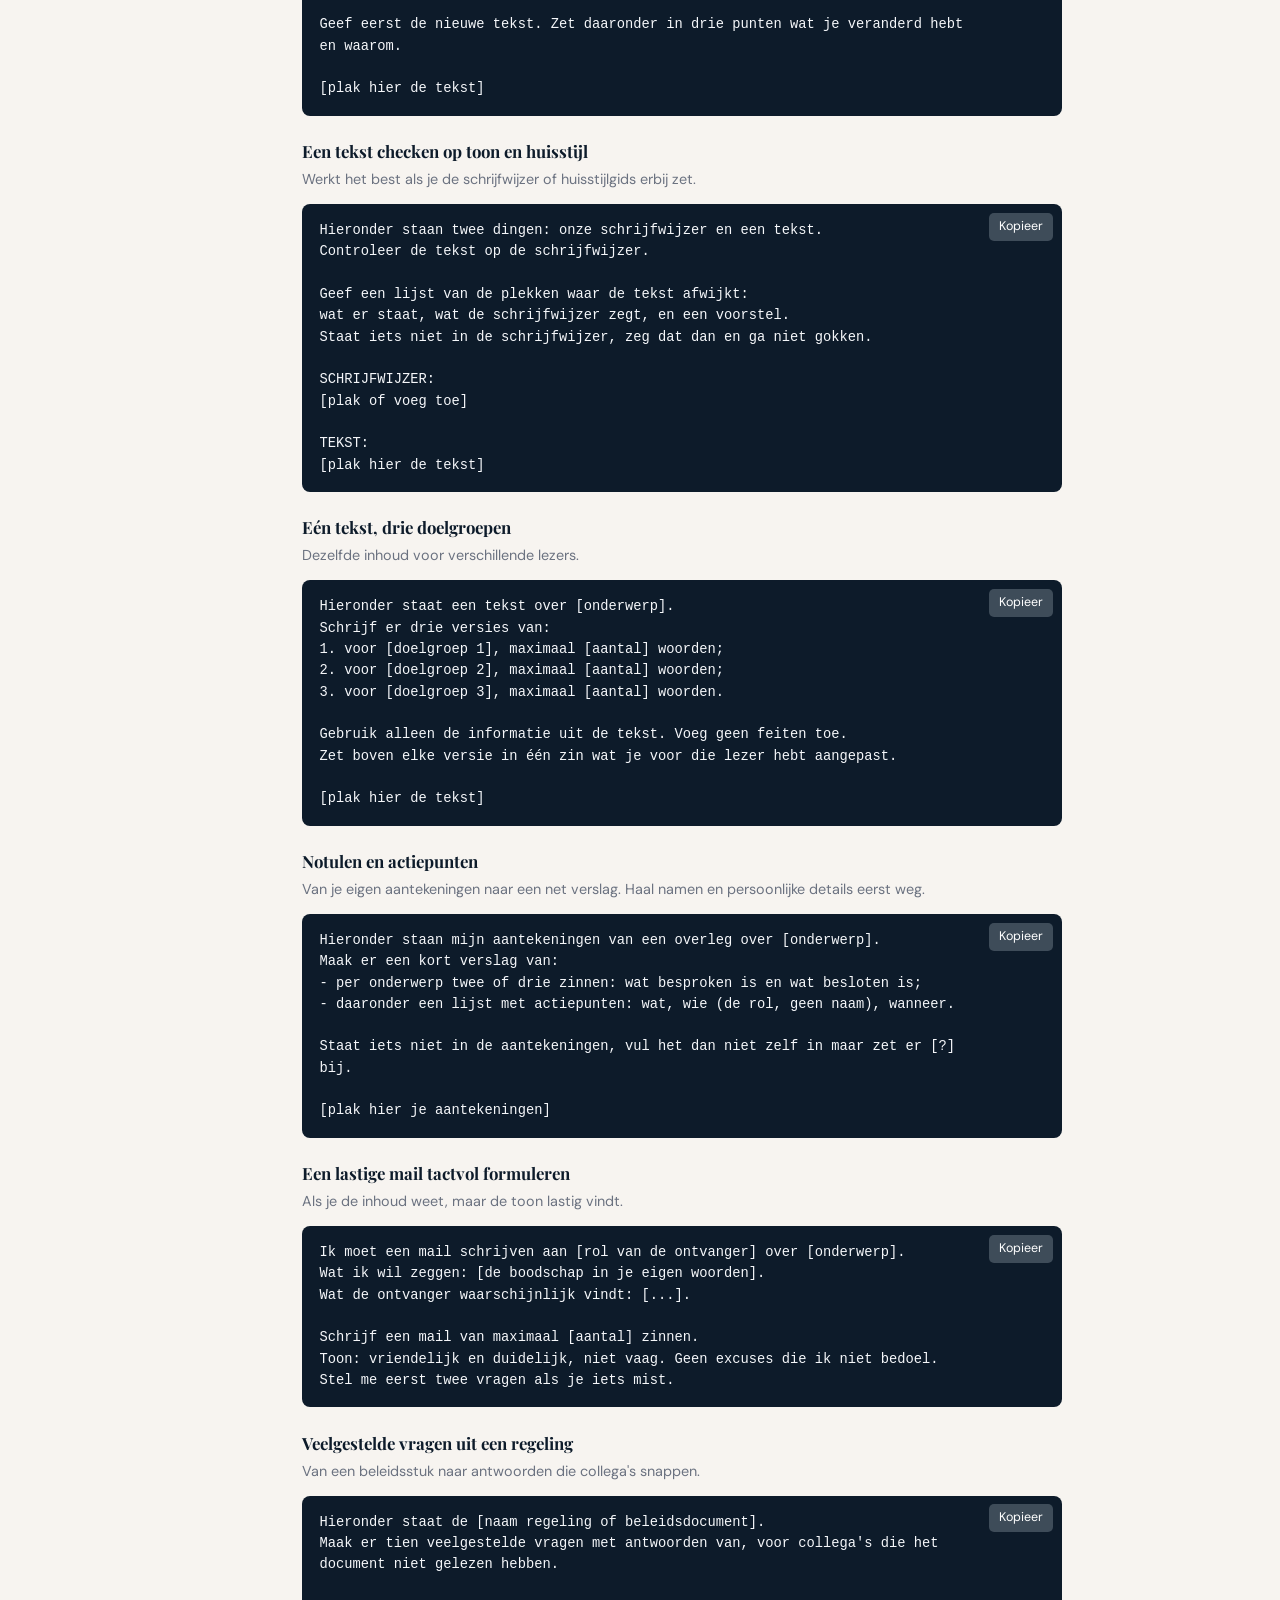
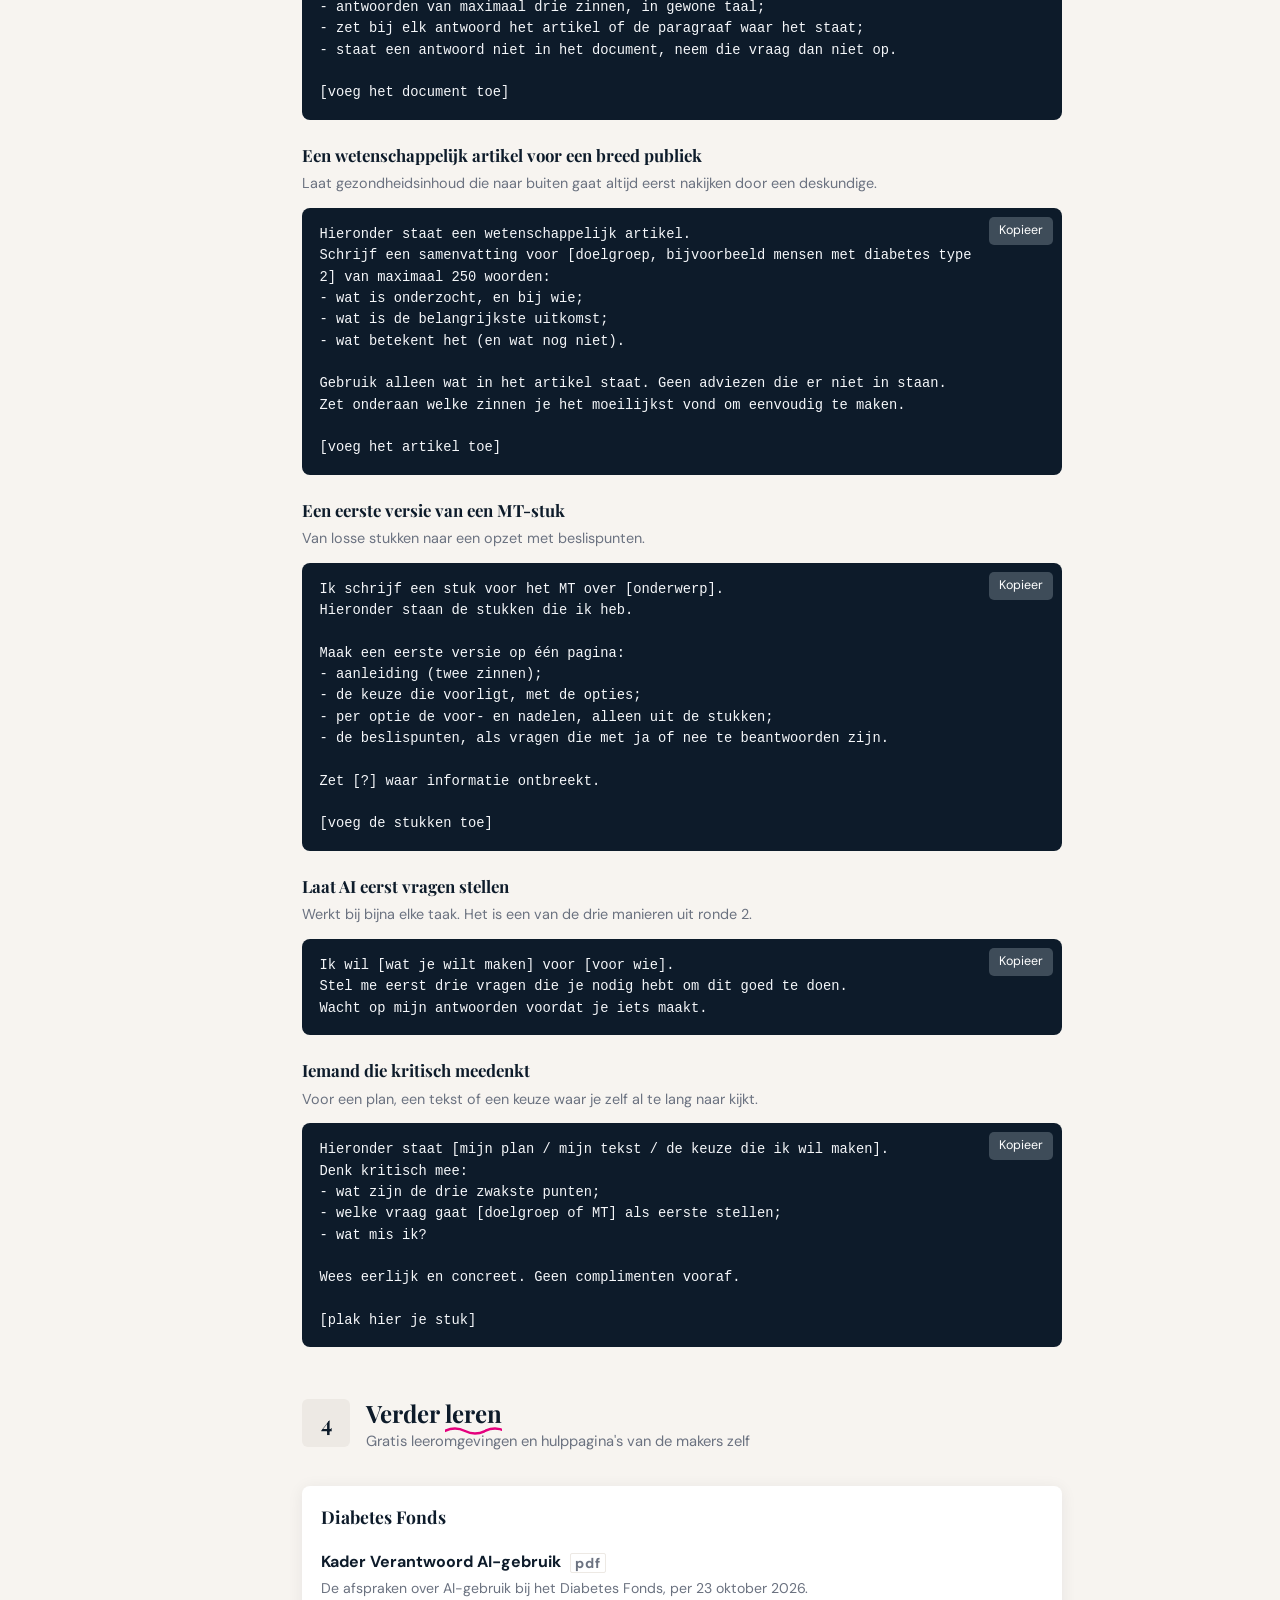
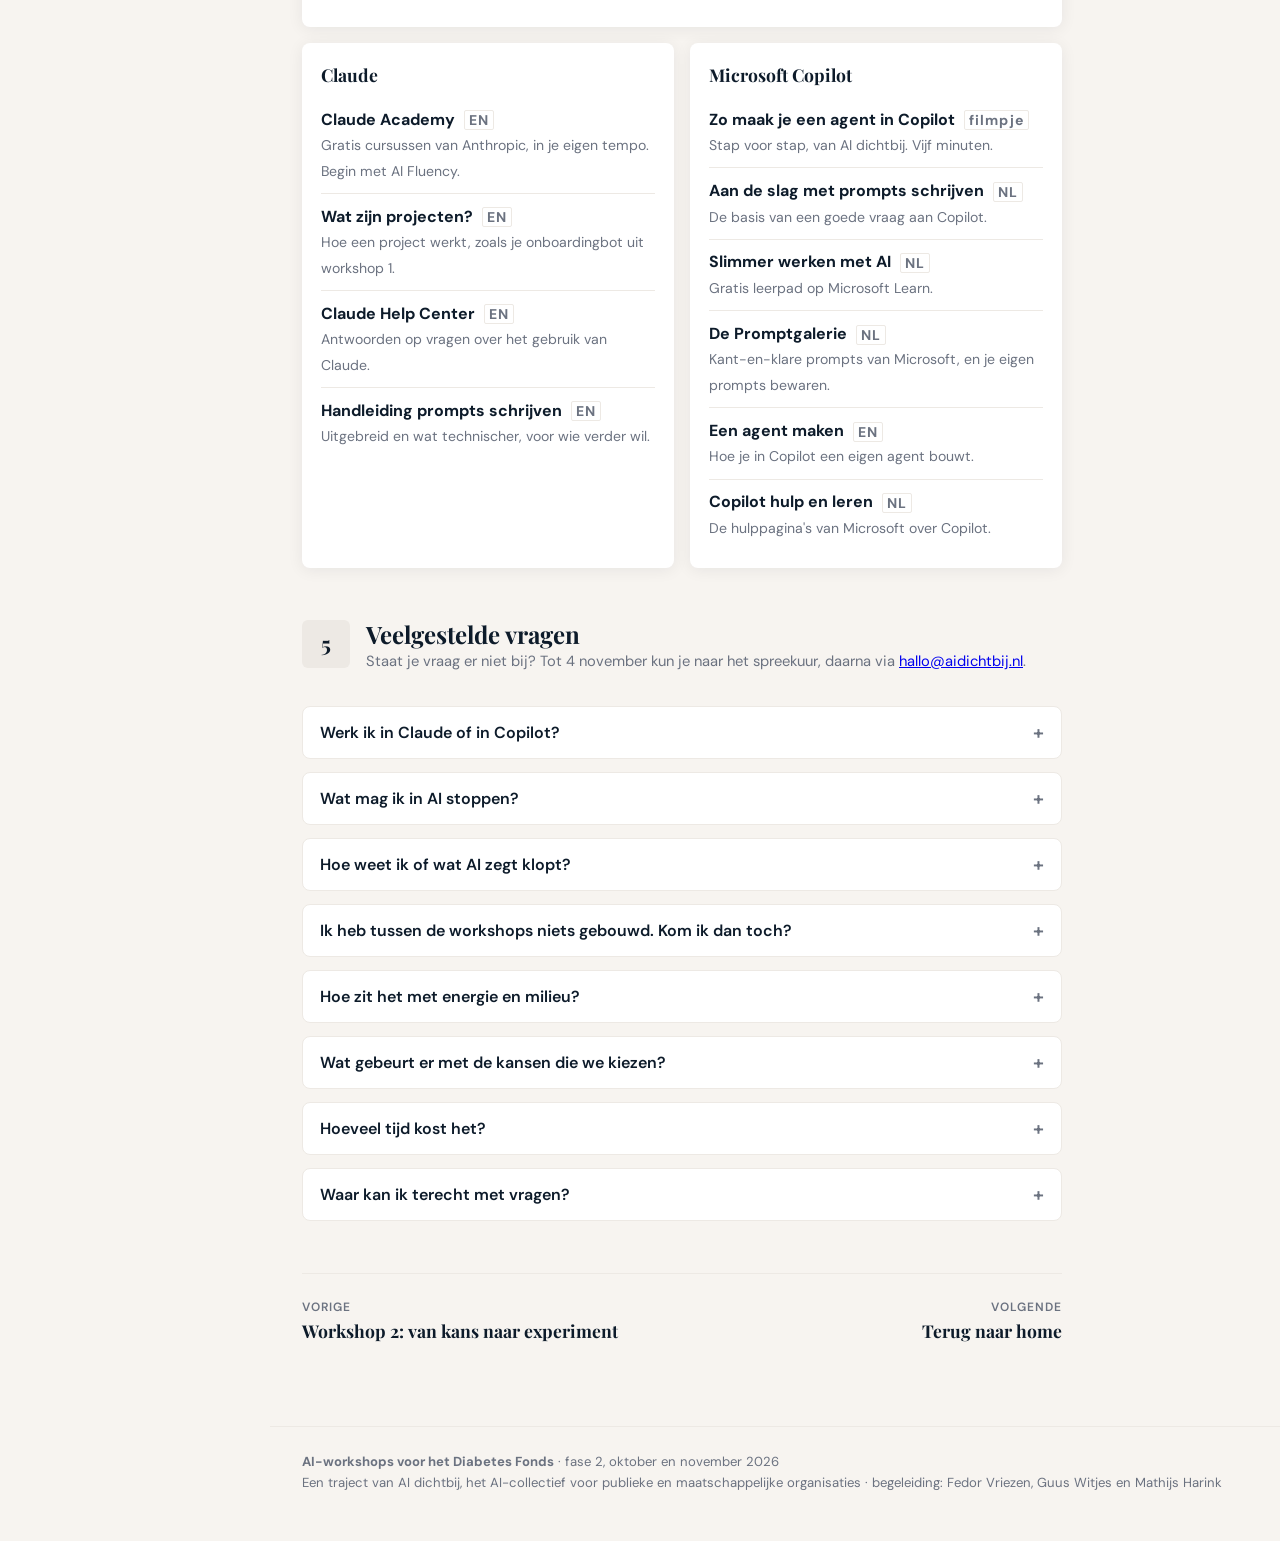
<file: reader/hulp.html>
<!DOCTYPE html>
<html lang="nl">
<head>
  <meta charset="UTF-8">
  <meta name="viewport" content="width=device-width, initial-scale=1.0">
  <meta name="robots" content="noindex, nofollow">
  <title>Hulp en naslag · AI-workshops Diabetes Fonds</title>
  <meta name="description" content="De werkwijzen uit de AI-workshops, voorbeeldprompts, leeromgevingen van Claude en Copilot en veelgestelde vragen.">
  <link rel="preconnect" href="https://fonts.googleapis.com">
  <link rel="preconnect" href="https://fonts.gstatic.com" crossorigin>
  <link href="https://fonts.googleapis.com/css2?family=Playfair+Display:wght@400;700;900&family=DM+Sans:wght@300;400;500;600&display=swap" rel="stylesheet">
  <link rel="stylesheet" href="site.css">
</head>
<body>

  <header class="topbar">
    <a class="cobrand" href="index.html" aria-label="Naar de startpagina">
      <img class="topbar-logo" src="aidichtbij-logo.svg" alt="AI dichtbij">
      <span class="voor">voor</span>
      <img class="df-logo" src="diabetesfonds-logo.svg" alt="Diabetes Fonds">
    </a>
    <span class="topbar-meta">AI-workshops · oktober en november 2026</span>
    <button class="menu-toggle" id="menuToggle" aria-expanded="false" aria-controls="sidebar">Menu</button>
  </header>

  <nav class="sidebar" id="sidebar" aria-label="Inhoud">
    <div class="nav-group" data-group>
      <div class="nav-main">
        <a class="nav-link head" href="index.html"><span class="nav-num"><svg width="15" height="15" viewBox="0 0 24 24" fill="none" stroke="currentColor" stroke-width="2" stroke-linecap="round" stroke-linejoin="round" aria-hidden="true"><path d="M3 10.5 12 3l9 7.5V20a1 1 0 0 1-1 1h-5v-6h-6v6H4a1 1 0 0 1-1-1z"/></svg></span><span class="nav-text"><span class="nav-kicker">Start</span><span class="nav-title">Home</span></span></a>
        <button class="nav-caret" type="button" aria-expanded="false" aria-controls="nav-home" aria-label="Start: onderdelen tonen of verbergen"></button>
      </div>
      <div class="nav-sub" id="nav-home" hidden>
        <a class="nav-link sub" href="index.html#overzicht"><span class="sub-num"></span><span>Zo loopt het</span></a>
        <a class="nav-link sub" href="index.html#voorbereiding"><span class="sub-num"></span><span>Voor je start</span></a>
        <a class="nav-link sub" href="index.html#onderdelen"><span class="sub-num"></span><span>Waar vind je wat</span></a>
      </div>
    </div>
    <div class="nav-group" data-group>
      <div class="nav-main">
        <a class="nav-link head" href="workshop-1.html"><span class="nav-num">1</span><span class="nav-text"><span class="nav-kicker">Workshop 1</span><span class="nav-title">Ervaren wat AI kan</span></span></a>
        <button class="nav-caret" type="button" aria-expanded="false" aria-controls="nav-w1" aria-label="Workshop 1: onderdelen tonen of verbergen"></button>
      </div>
      <div class="nav-sub" id="nav-w1" hidden>
        <a class="nav-link sub chap" href="workshop-1.html#w1-stap-1"><span class="sub-num">1</span><span>Het voorbeeld</span></a>
        <a class="nav-link sub chap" href="workshop-1.html#w1-stap-2"><span class="sub-num">2</span><span>Verschillende uitkomsten</span></a>
        <a class="nav-link sub rd" href="workshop-1.html#w1-2-1"><span class="rd-num"><svg viewBox="0 0 24 24" fill="none" stroke="currentColor" stroke-width="2" stroke-linecap="round" stroke-linejoin="round" aria-hidden="true"><path d="M2 3h6a4 4 0 0 1 4 4v14a3 3 0 0 0-3-3H2z"/><path d="M22 3h-6a4 4 0 0 0-4 4v14a3 3 0 0 1 3-3h7z"/></svg>2.1</span><span>De drie uitkomsten</span></a>
        <a class="nav-link sub rd" href="workshop-1.html#w1-2-2"><span class="rd-num"><svg viewBox="0 0 24 24" fill="none" stroke="currentColor" stroke-width="2" stroke-linecap="round" stroke-linejoin="round" aria-hidden="true"><path d="M2 3h6a4 4 0 0 1 4 4v14a3 3 0 0 0-3-3H2z"/><path d="M22 3h-6a4 4 0 0 0-4 4v14a3 3 0 0 1 3-3h7z"/></svg>2.2</span><span>Nu zelf, voor je eigen rol</span></a>
        <a class="nav-link sub rd" href="workshop-1.html#w1-2-3"><span class="rd-num"><svg viewBox="0 0 24 24" fill="none" stroke="currentColor" stroke-width="2" stroke-linecap="round" stroke-linejoin="round" aria-hidden="true"><path d="M2 3h6a4 4 0 0 1 4 4v14a3 3 0 0 0-3-3H2z"/><path d="M22 3h-6a4 4 0 0 0-4 4v14a3 3 0 0 1 3-3h7z"/></svg>2.3</span><span>Wat erachter zat</span></a>
        <a class="nav-link sub chap" href="workshop-1.html#w1-stap-3"><span class="sub-num">3</span><span>Je eigen onboardingbot</span></a>
        <a class="nav-link sub rd" href="workshop-1.html#w1-3-1"><span class="rd-num"><svg viewBox="0 0 24 24" fill="none" stroke="currentColor" stroke-width="2" stroke-linecap="round" stroke-linejoin="round" aria-hidden="true"><path d="M2 3h6a4 4 0 0 1 4 4v14a3 3 0 0 0-3-3H2z"/><path d="M22 3h-6a4 4 0 0 0-4 4v14a3 3 0 0 1 3-3h7z"/></svg>3.1</span><span>De vijf ingrediënten</span></a>
        <a class="nav-link sub rd" href="workshop-1.html#w1-3-2"><span class="rd-num"><svg viewBox="0 0 24 24" fill="none" stroke="currentColor" stroke-width="2" stroke-linecap="round" stroke-linejoin="round" aria-hidden="true"><path d="M2 3h6a4 4 0 0 1 4 4v14a3 3 0 0 0-3-3H2z"/><path d="M22 3h-6a4 4 0 0 0-4 4v14a3 3 0 0 1 3-3h7z"/></svg>3.2</span><span>Stel je bot vragen</span></a>
        <a class="nav-link sub rd" href="workshop-1.html#w1-3-3"><span class="rd-num"><svg viewBox="0 0 24 24" fill="none" stroke="currentColor" stroke-width="2" stroke-linecap="round" stroke-linejoin="round" aria-hidden="true"><path d="M2 3h6a4 4 0 0 1 4 4v14a3 3 0 0 0-3-3H2z"/><path d="M22 3h-6a4 4 0 0 0-4 4v14a3 3 0 0 1 3-3h7z"/></svg>3.3</span><span>Vastgelopen, of klaar?</span></a>
        <a class="nav-link sub chap" href="workshop-1.html#w1-stap-4"><span class="sub-num">4</span><span>Kritisch kijken</span></a>
        <a class="nav-link sub rd" href="workshop-1.html#w1-4-1"><span class="rd-num"><svg viewBox="0 0 24 24" fill="none" stroke="currentColor" stroke-width="2" stroke-linecap="round" stroke-linejoin="round" aria-hidden="true"><path d="M2 3h6a4 4 0 0 1 4 4v14a3 3 0 0 0-3-3H2z"/><path d="M22 3h-6a4 4 0 0 0-4 4v14a3 3 0 0 1 3-3h7z"/></svg>4.1</span><span>De testkaart</span></a>
        <a class="nav-link sub chap" href="workshop-1.html#w1-stap-5"><span class="sub-num">5</span><span>Zo kan het ook</span></a>
        <a class="nav-link sub rd" href="workshop-1.html#w1-5-1"><span class="rd-num"><svg viewBox="0 0 24 24" fill="none" stroke="currentColor" stroke-width="2" stroke-linecap="round" stroke-linejoin="round" aria-hidden="true"><path d="M2 3h6a4 4 0 0 1 4 4v14a3 3 0 0 0-3-3H2z"/><path d="M22 3h-6a4 4 0 0 0-4 4v14a3 3 0 0 1 3-3h7z"/></svg>5.1</span><span>Quiz en video</span></a>
        <a class="nav-link sub chap" href="workshop-1.html#w1-stap-6"><span class="sub-num">6</span><span>Terug naar je eigen werk</span></a>
        <a class="nav-link sub rd" href="workshop-1.html#w1-6-1"><span class="rd-num"><svg viewBox="0 0 24 24" fill="none" stroke="currentColor" stroke-width="2" stroke-linecap="round" stroke-linejoin="round" aria-hidden="true"><path d="M2 3h6a4 4 0 0 1 4 4v14a3 3 0 0 0-3-3H2z"/><path d="M22 3h-6a4 4 0 0 0-4 4v14a3 3 0 0 1 3-3h7z"/></svg>6.1</span><span>De signalen</span></a>
        <a class="nav-link sub rd" href="workshop-1.html#w1-6-2"><span class="rd-num"><svg viewBox="0 0 24 24" fill="none" stroke="currentColor" stroke-width="2" stroke-linecap="round" stroke-linejoin="round" aria-hidden="true"><path d="M2 3h6a4 4 0 0 1 4 4v14a3 3 0 0 0-3-3H2z"/><path d="M22 3h-6a4 4 0 0 0-4 4v14a3 3 0 0 1 3-3h7z"/></svg>6.2</span><span>Dit kwam van jullie</span></a>
        <a class="nav-link sub chap" href="workshop-1.html#tussendoor"><span class="sub-num">7</span><span>Tussen de workshops</span></a>
        <a class="nav-link sub rd" href="workshop-1.html#bouwopdracht"><span class="rd-num"><svg viewBox="0 0 24 24" fill="none" stroke="currentColor" stroke-width="2" stroke-linecap="round" stroke-linejoin="round" aria-hidden="true"><path d="M2 3h6a4 4 0 0 1 4 4v14a3 3 0 0 0-3-3H2z"/><path d="M22 3h-6a4 4 0 0 0-4 4v14a3 3 0 0 1 3-3h7z"/></svg>7.1</span><span>Bouw één ding</span></a>
        <a class="nav-link sub rd" href="workshop-1.html#werkblad"><span class="rd-num"><svg viewBox="0 0 24 24" fill="none" stroke="currentColor" stroke-width="2" stroke-linecap="round" stroke-linejoin="round" aria-hidden="true"><path d="M2 3h6a4 4 0 0 1 4 4v14a3 3 0 0 0-3-3H2z"/><path d="M22 3h-6a4 4 0 0 0-4 4v14a3 3 0 0 1 3-3h7z"/></svg>7.2</span><span>Vragen voor jezelf</span></a>
        <a class="nav-link sub rd" href="workshop-1.html#spreekuur"><span class="rd-num"><svg viewBox="0 0 24 24" fill="none" stroke="currentColor" stroke-width="2" stroke-linecap="round" stroke-linejoin="round" aria-hidden="true"><path d="M2 3h6a4 4 0 0 1 4 4v14a3 3 0 0 0-3-3H2z"/><path d="M22 3h-6a4 4 0 0 0-4 4v14a3 3 0 0 1 3-3h7z"/></svg>7.3</span><span>Het spreekuur</span></a>
      </div>
    </div>
    <div class="nav-group" data-group>
      <div class="nav-main">
        <a class="nav-link head" href="workshop-2.html"><span class="nav-num">2</span><span class="nav-text"><span class="nav-kicker">Workshop 2</span><span class="nav-title">Van kans naar experiment</span></span></a>
        <button class="nav-caret" type="button" aria-expanded="false" aria-controls="nav-w2" aria-label="Workshop 2: onderdelen tonen of verbergen"></button>
      </div>
      <div class="nav-sub" id="nav-w2" hidden>
        <a class="nav-link sub chap" href="workshop-2.html#w2-opening"><span class="sub-num">1</span><span>Wat heb je gemaakt?</span></a>
        <a class="nav-link sub rd" href="workshop-2.html#w2-1-1"><span class="rd-num"><svg viewBox="0 0 24 24" fill="none" stroke="currentColor" stroke-width="2" stroke-linecap="round" stroke-linejoin="round" aria-hidden="true"><path d="M2 3h6a4 4 0 0 1 4 4v14a3 3 0 0 0-3-3H2z"/><path d="M22 3h-6a4 4 0 0 0-4 4v14a3 3 0 0 1 3-3h7z"/></svg>1.1</span><span>Laat zien wat je maakte</span></a>
        <a class="nav-link sub chap" href="workshop-2.html#w2-voorbeeld"><span class="sub-num">2</span><span>Waar past AI?</span></a>
        <a class="nav-link sub rd" href="workshop-2.html#w2-2-1"><span class="rd-num"><svg viewBox="0 0 24 24" fill="none" stroke="currentColor" stroke-width="2" stroke-linecap="round" stroke-linejoin="round" aria-hidden="true"><path d="M2 3h6a4 4 0 0 1 4 4v14a3 3 0 0 0-3-3H2z"/><path d="M22 3h-6a4 4 0 0 0-4 4v14a3 3 0 0 1 3-3h7z"/></svg>2.1</span><span>Een proces in stappen</span></a>
        <a class="nav-link sub rd" href="workshop-2.html#w2-2-2"><span class="rd-num"><svg viewBox="0 0 24 24" fill="none" stroke="currentColor" stroke-width="2" stroke-linecap="round" stroke-linejoin="round" aria-hidden="true"><path d="M2 3h6a4 4 0 0 1 4 4v14a3 3 0 0 0-3-3H2z"/><path d="M22 3h-6a4 4 0 0 0-4 4v14a3 3 0 0 1 3-3h7z"/></svg>2.2</span><span>Ideeën verzamelen</span></a>
        <a class="nav-link sub chap" href="workshop-2.html#w2-kansen"><span class="sub-num">3</span><span>Kansen aanscherpen</span></a>
        <a class="nav-link sub rd" href="workshop-2.html#w2-3-1"><span class="rd-num"><svg viewBox="0 0 24 24" fill="none" stroke="currentColor" stroke-width="2" stroke-linecap="round" stroke-linejoin="round" aria-hidden="true"><path d="M2 3h6a4 4 0 0 1 4 4v14a3 3 0 0 0-3-3H2z"/><path d="M22 3h-6a4 4 0 0 0-4 4v14a3 3 0 0 1 3-3h7z"/></svg>3.1</span><span>De vragen van het trio</span></a>
        <a class="nav-link sub rd" href="workshop-2.html#w2-3-2"><span class="rd-num"><svg viewBox="0 0 24 24" fill="none" stroke="currentColor" stroke-width="2" stroke-linecap="round" stroke-linejoin="round" aria-hidden="true"><path d="M2 3h6a4 4 0 0 1 4 4v14a3 3 0 0 0-3-3H2z"/><path d="M22 3h-6a4 4 0 0 0-4 4v14a3 3 0 0 1 3-3h7z"/></svg>3.2</span><span>Geen eigen kans?</span></a>
        <a class="nav-link sub chap" href="workshop-2.html#w2-kiezen"><span class="sub-num">4</span><span>Maak het concreet</span></a>
        <a class="nav-link sub rd" href="workshop-2.html#w2-4-1"><span class="rd-num"><svg viewBox="0 0 24 24" fill="none" stroke="currentColor" stroke-width="2" stroke-linecap="round" stroke-linejoin="round" aria-hidden="true"><path d="M2 3h6a4 4 0 0 1 4 4v14a3 3 0 0 0-3-3H2z"/><path d="M22 3h-6a4 4 0 0 0-4 4v14a3 3 0 0 1 3-3h7z"/></svg>4.1</span><span>De experimentkaart</span></a>
        <a class="nav-link sub rd" href="workshop-2.html#w2-4-2"><span class="rd-num"><svg viewBox="0 0 24 24" fill="none" stroke="currentColor" stroke-width="2" stroke-linecap="round" stroke-linejoin="round" aria-hidden="true"><path d="M2 3h6a4 4 0 0 1 4 4v14a3 3 0 0 0-3-3H2z"/><path d="M22 3h-6a4 4 0 0 0-4 4v14a3 3 0 0 1 3-3h7z"/></svg>4.2</span><span>Maak het klein</span></a>
        <a class="nav-link sub chap" href="workshop-2.html#w2-atelier"><span class="sub-num">5</span><span>Drie rondes</span></a>
        <a class="nav-link sub rd" href="workshop-2.html#w2-5-1"><span class="rd-num"><svg viewBox="0 0 24 24" fill="none" stroke="currentColor" stroke-width="2" stroke-linecap="round" stroke-linejoin="round" aria-hidden="true"><path d="M2 3h6a4 4 0 0 1 4 4v14a3 3 0 0 0-3-3H2z"/><path d="M22 3h-6a4 4 0 0 0-4 4v14a3 3 0 0 1 3-3h7z"/></svg>5.1</span><span>Ronde 1, eerste poging</span></a>
        <a class="nav-link sub rd" href="workshop-2.html#w2-5-2"><span class="rd-num"><svg viewBox="0 0 24 24" fill="none" stroke="currentColor" stroke-width="2" stroke-linecap="round" stroke-linejoin="round" aria-hidden="true"><path d="M2 3h6a4 4 0 0 1 4 4v14a3 3 0 0 0-3-3H2z"/><path d="M22 3h-6a4 4 0 0 0-4 4v14a3 3 0 0 1 3-3h7z"/></svg>5.2</span><span>Ronde 2, scherper maken</span></a>
        <a class="nav-link sub rd" href="workshop-2.html#w2-5-3"><span class="rd-num"><svg viewBox="0 0 24 24" fill="none" stroke="currentColor" stroke-width="2" stroke-linecap="round" stroke-linejoin="round" aria-hidden="true"><path d="M2 3h6a4 4 0 0 1 4 4v14a3 3 0 0 0-3-3H2z"/><path d="M22 3h-6a4 4 0 0 0-4 4v14a3 3 0 0 1 3-3h7z"/></svg>5.3</span><span>Ronde 3, controleren</span></a>
        <a class="nav-link sub rd" href="workshop-2.html#w2-5-4"><span class="rd-num"><svg viewBox="0 0 24 24" fill="none" stroke="currentColor" stroke-width="2" stroke-linecap="round" stroke-linejoin="round" aria-hidden="true"><path d="M2 3h6a4 4 0 0 1 4 4v14a3 3 0 0 0-3-3H2z"/><path d="M22 3h-6a4 4 0 0 0-4 4v14a3 3 0 0 1 3-3h7z"/></svg>5.4</span><span>Snel klaar?</span></a>
        <a class="nav-link sub chap" href="workshop-2.html#w2-peercheck"><span class="sub-num">6</span><span>Peercheck</span></a>
        <a class="nav-link sub rd" href="workshop-2.html#w2-6-1"><span class="rd-num"><svg viewBox="0 0 24 24" fill="none" stroke="currentColor" stroke-width="2" stroke-linecap="round" stroke-linejoin="round" aria-hidden="true"><path d="M2 3h6a4 4 0 0 1 4 4v14a3 3 0 0 0-3-3H2z"/><path d="M22 3h-6a4 4 0 0 0-4 4v14a3 3 0 0 1 3-3h7z"/></svg>6.1</span><span>Vier zinnen, drie vragen</span></a>
        <a class="nav-link sub chap" href="workshop-2.html#w2-dots"><span class="sub-num">7</span><span>Kansen kiezen</span></a>
        <a class="nav-link sub rd" href="workshop-2.html#w2-7-1"><span class="rd-num"><svg viewBox="0 0 24 24" fill="none" stroke="currentColor" stroke-width="2" stroke-linecap="round" stroke-linejoin="round" aria-hidden="true"><path d="M2 3h6a4 4 0 0 1 4 4v14a3 3 0 0 0-3-3H2z"/><path d="M22 3h-6a4 4 0 0 0-4 4v14a3 3 0 0 1 3-3h7z"/></svg>7.1</span><span>De criteria en de dots</span></a>
        <a class="nav-link sub chap" href="workshop-2.html#w2-praktijk"><span class="sub-num">8</span><span>De komende weken</span></a>
        <a class="nav-link sub rd" href="workshop-2.html#w2-8-1"><span class="rd-num"><svg viewBox="0 0 24 24" fill="none" stroke="currentColor" stroke-width="2" stroke-linecap="round" stroke-linejoin="round" aria-hidden="true"><path d="M2 3h6a4 4 0 0 1 4 4v14a3 3 0 0 0-3-3H2z"/><path d="M22 3h-6a4 4 0 0 0-4 4v14a3 3 0 0 1 3-3h7z"/></svg>8.1</span><span>De twee doelen</span></a>
        <a class="nav-link sub rd" href="workshop-2.html#w2-8-2"><span class="rd-num"><svg viewBox="0 0 24 24" fill="none" stroke="currentColor" stroke-width="2" stroke-linecap="round" stroke-linejoin="round" aria-hidden="true"><path d="M2 3h6a4 4 0 0 1 4 4v14a3 3 0 0 0-3-3H2z"/><path d="M22 3h-6a4 4 0 0 0-4 4v14a3 3 0 0 1 3-3h7z"/></svg>8.2</span><span>De opdracht</span></a>
        <a class="nav-link sub rd" href="workshop-2.html#w2-8-3"><span class="rd-num"><svg viewBox="0 0 24 24" fill="none" stroke="currentColor" stroke-width="2" stroke-linecap="round" stroke-linejoin="round" aria-hidden="true"><path d="M2 3h6a4 4 0 0 1 4 4v14a3 3 0 0 0-3-3H2z"/><path d="M22 3h-6a4 4 0 0 0-4 4v14a3 3 0 0 1 3-3h7z"/></svg>8.3</span><span>Vragen</span></a>
      </div>
    </div>
    <div class="nav-group current" data-group>
      <div class="nav-main">
        <a class="nav-link head" href="hulp.html" aria-current="page"><span class="nav-num">?</span><span class="nav-text"><span class="nav-kicker">Hulp</span><span class="nav-title">Naslag en tips</span></span></a>
        <button class="nav-caret" type="button" aria-expanded="false" aria-controls="nav-hulp" aria-label="Hulp: onderdelen tonen of verbergen"></button>
      </div>
      <div class="nav-sub" id="nav-hulp" hidden>
        <a class="nav-link sub" href="hulp.html#werkwijzen"><span class="sub-num"></span><span>De werkwijzen uit de training</span></a>
        <a class="nav-link sub" href="hulp.html#instructie"><span class="sub-num"></span><span>Een goede instructie</span></a>
        <a class="nav-link sub" href="hulp.html#prompts"><span class="sub-num"></span><span>Voorbeeldprompts</span></a>
        <a class="nav-link sub" href="hulp.html#leren"><span class="sub-num"></span><span>Verder leren</span></a>
        <a class="nav-link sub" href="hulp.html#vragen"><span class="sub-num"></span><span>Veelgestelde vragen</span></a>
      </div>
    </div>
  </nav>

  <main class="main">

    <section class="hero">
      <span class="label-bar">Hulp en naslag</span>
      <h1>Alles om zelf <span class="wave">verder</span> te gaan</h1>
      <p class="hero-sub">De werkwijzen uit de twee workshops op een rij, voorbeeldprompts om mee te beginnen, links om verder te leren, en de vragen die vaak terugkomen.</p>
    </section>

    <section class="section" id="werkwijzen">
      <div class="section-head">
        <div class="badge soft">1</div>
        <div>
          <h2>De werkwijzen uit de <span class="wave">training</span></h2>
          <p class="sub">Kort, om terug te lezen</p>
        </div>
      </div>
      <div class="frameworks">
        <div class="framework">
          <h3>Drie knoppen: prompt, model, context</h3>
          <p>Wat je vraagt, welk model je gebruikt, en wat je meegeeft. Aan alle drie kun je draaien. Ook wat de tool al van je weet, stuurt het antwoord mee: dat hoort bij context.</p>
          <p class="from"><a href="workshop-1.html#w1-stap-2">Workshop 1, stap 2</a></p>
        </div>
        <div class="framework">
          <h3>Vijf ingrediënten voor een instructie</h3>
          <ol>
            <li>Voor wie is het?</li>
            <li>Wat moet er gebeuren?</li>
            <li>Waarmee? Welk document of welke tekst.</li>
            <li>Hoe ziet het resultaat eruit? Lengte, vorm, toon, en waar het vandaan komt.</li>
            <li>Staat het er niet in? Zeg dat, en verzin niets.</li>
          </ol>
          <p class="from"><a href="workshop-1.html#w1-stap-3">Workshop 1, stap 3</a> · workshop 2, ronde 1</p>
        </div>
        <div class="framework">
          <h3>Eén regel voor de toon</h3>
          <p>Met één regel in je instructie bepaal jij hoe het antwoord klinkt. Feitelijk, als een collega die het uitlegt, of juist formeel. Dezelfde documenten, dezelfde vraag, een ander antwoord.</p>
          <p class="from"><a href="workshop-1.html#w1-stap-3">Workshop 1, stap 3</a></p>
        </div>
        <div class="framework">
          <h3>Zoek het op</h3>
          <p>Wat AI maakt, controleer je zelf. Kies twee feitelijke uitspraken en zoek ze op in de bron. "Klopt" telt alleen als je de plek kunt aanwijzen. Test ook een vraag waarvan het antwoord er niet in staat.</p>
          <p class="from"><a href="workshop-1.html#w1-stap-4">Workshop 1, stap 4</a></p>
        </div>
        <div class="framework">
          <h3>Scherper maken: kies er één</h3>
          <ul>
            <li>Geef een voorbeeld van hoe het eruit moet zien.</li>
            <li>Voeg het document toe dat nog ontbrak.</li>
            <li>Laat AI eerst drie vragen aan jou stellen.</li>
          </ul>
          <p class="from">Workshop 2, ronde 2</p>
        </div>
        <div class="framework">
          <h3>Controleren: de menselijke toets</h3>
          <ul>
            <li>Beter, gelijk of slechter dan hoe je het nu doet?</li>
            <li>Twee feitelijke uitspraken opgezocht in de bron?</li>
            <li>Hoeveel tijd kostte het, inclusief controleren?</li>
            <li>Zou je het aan een collega sturen?</li>
          </ul>
          <p class="from">Workshop 2, ronde 3</p>
        </div>
        <div class="framework">
          <h3>Een proces in stappen</h3>
          <p>Knip je werk in stappen, van begin tot eind, en zet bij elke stap: handwerk, een sjabloon, of AI. Het meeste blijft handwerk, en dat is prima. Je zoekt de stappen waar AI zijn plek verdient.</p>
          <p class="from">Workshop 2, stap 2</p>
        </div>
        <div class="framework">
          <h3>Waar zit het in jouw werk?</h3>
          <p>Let op situaties waarin je veel informatie verwerkt, analyseert of vergelijkt, steeds hetzelfde doet, voor een leeg vel zit, één inhoud voor verschillende doelgroepen maakt, iemand zoekt die kritisch meedenkt, informatie omzet naar een andere vorm, of lang bezig bent met voorbereiden.</p>
          <p>En andersom: AI kost energie en water. Gebruik het alleen waar het duidelijke meerwaarde biedt.</p>
          <p class="from"><a href="workshop-1.html#w1-stap-6">Workshop 1, stap 6</a></p>
        </div>
        <div class="framework">
          <h3>Van kans naar experiment</h3>
          <p><strong>Wij denken dat AI bij</strong> [taak] <strong>kan helpen om</strong> [waarde] <strong>te bereiken. We testen dat door</strong> [experiment].</p>
          <p>Schrijf op wanneer het goed genoeg is voordat je de uitkomst ziet. En maak het klein: past een eerste poging in vijftien minuten?</p>
          <p class="from">Workshop 2, stap 4</p>
        </div>
        <div class="framework">
          <h3>Van één keer naar elke keer</h3>
          <p>Werkt een opdracht? Maak er iets van dat je niet opnieuw hoeft te typen. In Copilot sla je de prompt op of maak je een agent. In Claude zet je hem in een project, met het document dat je elke keer nodig hebt. Test hem daarna met een tweede voorbeeld.</p>
          <p class="from">Workshop 2, snel klaar</p>
        </div>
      </div>
      <div class="rule-box" style="margin-top:1.5rem">
        <h4>De spelregel, voor alles hierboven</h4>
        <p style="margin-bottom:0">Geen persoonsgegevens, geen donateursgegevens, geen gezondheidsgegevens, niets vertrouwelijks. Twijfel je, laat het eruit. Wat AI maakt, controleer je zelf.</p>
      </div>
    </section>

    <section class="section" id="instructie">
      <div class="section-head">
        <div class="badge soft">2</div>
        <div>
          <h2>Een goede <span class="wave">instructie</span></h2>
          <p class="sub">Voor een project in Claude of een agent in Copilot</p>
        </div>
      </div>

            <p>De vijf ingrediënten zijn de basis. Deze tips komen terug in alles wat we over bots bouwen weten.</p>

            <h4>Tien tips</h4>
            <ol>
              <li><strong>Eén bot, één taak.</strong> Hoe smaller de taak, hoe beter hij het doet. Wil hij twee dingen, bouw dan twee bots.</li>
              <li><strong>Schrijf het als een briefing voor een nieuwe collega.</strong> Concreet in plaats van vaag: niet "wees behulpzaam", maar "noem bij elk antwoord het document waar het staat".</li>
              <li><strong>Zeg wie hij is en voor wie hij werkt.</strong> "Je helpt nieuwe collega's van het Diabetes Fonds in hun eerste week" werkt beter dan "je bent een behulpzame assistent".</li>
              <li><strong>Beschrijf hoe hij werkt, in stappen.</strong> En zeg waar hij eerst moet doorvragen in plaats van gokken.</li>
              <li><strong>Zeg hoe het antwoord eruitziet.</strong> Vorm, lengte en toon. Een voorbeeld zegt meer dan een omschrijving: "schrijf niet zo, maar zo".</li>
              <li><strong>Zeg wat hij doet als hij iets niet weet.</strong> Zeggen dat het er niet in staat, en niet gokken. Het is de kortste regel met het meeste effect.</li>
              <li><strong>Zeg ook wat hij niet doet, en wat hij dan antwoordt.</strong> Een bot zegt uit zichzelf overal ja op. Schrijf daarnaast op wat wél moet: alleen verboden werkt niet.</li>
              <li><strong>Houd de instructie kort en zet de kennis in de documenten.</strong> Rond de 150 tot 300 woorden is genoeg. Noem de documenten bij naam en zeg wanneer hij welk document gebruikt, maar kopieer de inhoud niet in de instructie.</li>
              <li><strong>Voorkom regels die elkaar tegenspreken.</strong> Dan weet de bot niet welke hij moet volgen, en krijg je wisselende antwoorden.</li>
              <li><strong>Geef voorbeelden.</strong> Een goed antwoord, en liefst ook een slecht antwoord met wat eraan mist. Daar leert de bot meer van dan van een alinea uitleg.</li>
            </ol>

            <h4>Een opbouw die werkt</h4>
            <div class="prompt"><button class="copy-btn" type="button">Kopieer</button><pre>WIE JE BENT
[rol, in één of twee zinnen]

VOOR WIE JE WERKT
[wie gebruikt je, en wat weet die al]

WAT JE DOET
Als de gebruiker [soort vraag of input] geeft,
dan [wat je doet] en lever je [soort antwoord].

HOE JE WERKT
1. [stap]
2. [stap]
Altijd: [regel]
Nooit: [regel], en zeg dan: [wat je in plaats daarvan antwoordt]

HOE JE ANTWOORD ERUITZIET
[vorm, lengte, toon, en waar het vandaan komt]

ALS HET ER NIET IN STAAT
[zeg dat, verzin niets, en verwijs naar ...]

JE DOCUMENTEN
[naam document]: gebruik je als [...]

JE EERSTE VRAAG
[hoe opent het gesprek]</pre></div>

            <h4>Testen en bijschaven</h4>
            <ul>
              <li>Test met echte vragen. Stel ook een vraag waarvan het antwoord niet in de documenten staat, en een vraag die buiten zijn taak valt.</li>
              <li>Kijk naar drie dingen: klopt de inhoud, werkt hij zoals je vroeg, en klopt de toon?</li>
              <li>Pas één ding tegelijk aan en test opnieuw. De eerste versie is bijna nooit af.</li>
              <li>Zoek eerst waar het probleem zit: in de instructie, in de documenten, of in je vraag. Klopt een feit niet, kijk dan eerst naar de documenten.</li>
            </ul>

            <h4>Als het niet goed gaat</h4>
            <div class="table-wrap">
              <table>
                <thead><tr><th>Wat je ziet</th><th>Wat je in de instructie zet</th></tr></thead>
                <tbody>
                  <tr><td>Te algemeen</td><td>Meer over voor wie en waarvoor, plus een voorbeeld van een goed antwoord</td></tr>
                  <tr><td>Verkeerde toon</td><td>Een voorbeeld: "niet zo ..., maar zo ..."</td></tr>
                  <tr><td>Te lang of te kort</td><td>Een lengte of vorm, bijvoorbeeld "maximaal vijf zinnen"</td></tr>
                  <tr><td>Verzint dingen</td><td>"Gebruik alleen de documenten. Staat het er niet in, zeg dat."</td></tr>
                  <tr><td>Te veel opties</td><td>"Geef één voorstel, geen lijst."</td></tr>
                  <tr><td>Doet dingen die niet bij zijn taak horen</td><td>Een nooit-regel, plus wat hij dan wel zegt</td></tr>
                  <tr><td>Vraagt niet door</td><td>"Vraag eerst naar ... voordat je antwoordt."</td></tr>
                </tbody>
              </table>
            </div>
    </section>

    <section class="section" id="prompts">
      <div class="section-head">
        <div class="badge soft">3</div>
        <div>
          <h2>Voorbeeldprompts om mee te <span class="wave">beginnen</span></h2>
          <p class="sub">Kopieer, vul in wat tussen [haken] staat, en pas aan</p>
        </div>
      </div>
      <p class="lead">Elke prompt hieronder gebruikt de vijf ingrediënten. Ze komen uit de kansen die in de gesprekken met het Diabetes Fonds genoemd zijn. Zie ze als begin: het beste resultaat krijg je als je ze aanpast op je eigen werk.</p>
      <div class="note"><strong>Let op</strong> Geen persoonsgegevens, donateurs- of gezondheidsgegevens, niets vertrouwelijks. Haal namen en persoonlijke gegevens weg voordat je iets plakt.</div>
      <div class="prompt-card">
        <h3>Een tekst scherper maken</h3>
        <p class="when">Een persbericht, nieuwsbericht of webtekst die beter leesbaar moet.</p>
        <div class="prompt"><button class="copy-btn" type="button">Kopieer</button><pre>Je bent eindredacteur bij het Diabetes Fonds.
Hieronder staat een [soort tekst] voor [doelgroep].

Maak de tekst scherper op structuur en leesbaarheid:
- de belangrijkste boodschap in de eerste twee zinnen;
- korte zinnen, gewone woorden, geen jargon;
- verander niets aan de feiten en cijfers.

Geef eerst de nieuwe tekst. Zet daaronder in drie punten wat je veranderd hebt en waarom.

[plak hier de tekst]</pre></div>
      </div>
      <div class="prompt-card">
        <h3>Een tekst checken op toon en huisstijl</h3>
        <p class="when">Werkt het best als je de schrijfwijzer of huisstijlgids erbij zet.</p>
        <div class="prompt"><button class="copy-btn" type="button">Kopieer</button><pre>Hieronder staan twee dingen: onze schrijfwijzer en een tekst.
Controleer de tekst op de schrijfwijzer.

Geef een lijst van de plekken waar de tekst afwijkt:
wat er staat, wat de schrijfwijzer zegt, en een voorstel.
Staat iets niet in de schrijfwijzer, zeg dat dan en ga niet gokken.

SCHRIJFWIJZER:
[plak of voeg toe]

TEKST:
[plak hier de tekst]</pre></div>
      </div>
      <div class="prompt-card">
        <h3>Eén tekst, drie doelgroepen</h3>
        <p class="when">Dezelfde inhoud voor verschillende lezers.</p>
        <div class="prompt"><button class="copy-btn" type="button">Kopieer</button><pre>Hieronder staat een tekst over [onderwerp].
Schrijf er drie versies van:
1. voor [doelgroep 1], maximaal [aantal] woorden;
2. voor [doelgroep 2], maximaal [aantal] woorden;
3. voor [doelgroep 3], maximaal [aantal] woorden.

Gebruik alleen de informatie uit de tekst. Voeg geen feiten toe.
Zet boven elke versie in één zin wat je voor die lezer hebt aangepast.

[plak hier de tekst]</pre></div>
      </div>
      <div class="prompt-card">
        <h3>Notulen en actiepunten</h3>
        <p class="when">Van je eigen aantekeningen naar een net verslag. Haal namen en persoonlijke details eerst weg.</p>
        <div class="prompt"><button class="copy-btn" type="button">Kopieer</button><pre>Hieronder staan mijn aantekeningen van een overleg over [onderwerp].
Maak er een kort verslag van:
- per onderwerp twee of drie zinnen: wat besproken is en wat besloten is;
- daaronder een lijst met actiepunten: wat, wie (de rol, geen naam), wanneer.

Staat iets niet in de aantekeningen, vul het dan niet zelf in maar zet er [?] bij.

[plak hier je aantekeningen]</pre></div>
      </div>
      <div class="prompt-card">
        <h3>Een lastige mail tactvol formuleren</h3>
        <p class="when">Als je de inhoud weet, maar de toon lastig vindt.</p>
        <div class="prompt"><button class="copy-btn" type="button">Kopieer</button><pre>Ik moet een mail schrijven aan [rol van de ontvanger] over [onderwerp].
Wat ik wil zeggen: [de boodschap in je eigen woorden].
Wat de ontvanger waarschijnlijk vindt: [...].

Schrijf een mail van maximaal [aantal] zinnen.
Toon: vriendelijk en duidelijk, niet vaag. Geen excuses die ik niet bedoel.
Stel me eerst twee vragen als je iets mist.</pre></div>
      </div>
      <div class="prompt-card">
        <h3>Veelgestelde vragen uit een regeling</h3>
        <p class="when">Van een beleidsstuk naar antwoorden die collega's snappen.</p>
        <div class="prompt"><button class="copy-btn" type="button">Kopieer</button><pre>Hieronder staat de [naam regeling of beleidsdocument].
Maak er tien veelgestelde vragen met antwoorden van, voor collega's die het document niet gelezen hebben.

- antwoorden van maximaal drie zinnen, in gewone taal;
- zet bij elk antwoord het artikel of de paragraaf waar het staat;
- staat een antwoord niet in het document, neem die vraag dan niet op.

[voeg het document toe]</pre></div>
      </div>
      <div class="prompt-card">
        <h3>Een wetenschappelijk artikel voor een breed publiek</h3>
        <p class="when">Laat gezondheidsinhoud die naar buiten gaat altijd eerst nakijken door een deskundige.</p>
        <div class="prompt"><button class="copy-btn" type="button">Kopieer</button><pre>Hieronder staat een wetenschappelijk artikel.
Schrijf een samenvatting voor [doelgroep, bijvoorbeeld mensen met diabetes type 2] van maximaal 250 woorden:
- wat is onderzocht, en bij wie;
- wat is de belangrijkste uitkomst;
- wat betekent het (en wat nog niet).

Gebruik alleen wat in het artikel staat. Geen adviezen die er niet in staan.
Zet onderaan welke zinnen je het moeilijkst vond om eenvoudig te maken.

[voeg het artikel toe]</pre></div>
      </div>
      <div class="prompt-card">
        <h3>Een eerste versie van een MT-stuk</h3>
        <p class="when">Van losse stukken naar een opzet met beslispunten.</p>
        <div class="prompt"><button class="copy-btn" type="button">Kopieer</button><pre>Ik schrijf een stuk voor het MT over [onderwerp].
Hieronder staan de stukken die ik heb.

Maak een eerste versie op één pagina:
- aanleiding (twee zinnen);
- de keuze die voorligt, met de opties;
- per optie de voor- en nadelen, alleen uit de stukken;
- de beslispunten, als vragen die met ja of nee te beantwoorden zijn.

Zet [?] waar informatie ontbreekt.

[voeg de stukken toe]</pre></div>
      </div>
      <div class="prompt-card">
        <h3>Laat AI eerst vragen stellen</h3>
        <p class="when">Werkt bij bijna elke taak. Het is een van de drie manieren uit ronde 2.</p>
        <div class="prompt"><button class="copy-btn" type="button">Kopieer</button><pre>Ik wil [wat je wilt maken] voor [voor wie].
Stel me eerst drie vragen die je nodig hebt om dit goed te doen.
Wacht op mijn antwoorden voordat je iets maakt.</pre></div>
      </div>
      <div class="prompt-card">
        <h3>Iemand die kritisch meedenkt</h3>
        <p class="when">Voor een plan, een tekst of een keuze waar je zelf al te lang naar kijkt.</p>
        <div class="prompt"><button class="copy-btn" type="button">Kopieer</button><pre>Hieronder staat [mijn plan / mijn tekst / de keuze die ik wil maken].
Denk kritisch mee:
- wat zijn de drie zwakste punten;
- welke vraag gaat [doelgroep of MT] als eerste stellen;
- wat mis ik?

Wees eerlijk en concreet. Geen complimenten vooraf.

[plak hier je stuk]</pre></div>
      </div>
    </section>

    <section class="section" id="leren">
      <div class="section-head">
        <div class="badge soft">4</div>
        <div>
          <h2>Verder <span class="wave">leren</span></h2>
          <p class="sub">Gratis leeromgevingen en hulppagina's van de makers zelf</p>
        </div>
      </div>
      <div class="links">
        <div class="link-col" style="grid-column: 1 / -1;">
          <h3>Diabetes Fonds</h3>
          <a class="lnk" href="downloads/ai-kader-diabetes-fonds.pdf" target="_blank" rel="noopener"><strong>Kader Verantwoord AI-gebruik <span class="lang">pdf</span></strong><span>De afspraken over AI-gebruik bij het Diabetes Fonds, per 23 oktober 2026.</span></a>
        </div>
        <div class="link-col">
          <h3>Claude</h3>
          <a class="lnk" href="https://academy.claude.com/courses" target="_blank" rel="noopener"><strong>Claude Academy <span class="lang">EN</span></strong><span>Gratis cursussen van Anthropic, in je eigen tempo. Begin met AI Fluency.</span></a>
          <a class="lnk" href="https://support.claude.com/en/articles/9517075-what-are-projects" target="_blank" rel="noopener"><strong>Wat zijn projecten? <span class="lang">EN</span></strong><span>Hoe een project werkt, zoals je onboardingbot uit workshop 1.</span></a>
          <a class="lnk" href="https://support.claude.com" target="_blank" rel="noopener"><strong>Claude Help Center <span class="lang">EN</span></strong><span>Antwoorden op vragen over het gebruik van Claude.</span></a>
          <a class="lnk" href="https://docs.claude.com/en/docs/build-with-claude/prompt-engineering/overview" target="_blank" rel="noopener"><strong>Handleiding prompts schrijven <span class="lang">EN</span></strong><span>Uitgebreid en wat technischer, voor wie verder wil.</span></a>
        </div>
        <div class="link-col">
          <h3>Microsoft Copilot</h3>
          <a class="lnk" href="media/agent-maken-in-copilot.mp4" target="_blank" rel="noopener"><strong>Zo maak je een agent in Copilot <span class="lang">filmpje</span></strong><span>Stap voor stap, van AI dichtbij. Vijf minuten.</span></a>
          <a class="lnk" href="https://support.microsoft.com/nl-nl/topic/meer-informatie-over-copilot-prompts-f6c3b467-f07c-4db1-ae54-ffac96184dd5" target="_blank" rel="noopener"><strong>Aan de slag met prompts schrijven <span class="lang">NL</span></strong><span>De basis van een goede vraag aan Copilot.</span></a>
          <a class="lnk" href="https://learn.microsoft.com/nl-nl/training/paths/craft-effective-prompts-copilot-microsoft-365/" target="_blank" rel="noopener"><strong>Slimmer werken met AI <span class="lang">NL</span></strong><span>Gratis leerpad op Microsoft Learn.</span></a>
          <a class="lnk" href="https://learn.microsoft.com/nl-nl/microsoft-365/copilot/copilot-prompt-gallery" target="_blank" rel="noopener"><strong>De Promptgalerie <span class="lang">NL</span></strong><span>Kant-en-klare prompts van Microsoft, en je eigen prompts bewaren.</span></a>
          <a class="lnk" href="https://learn.microsoft.com/nl-nl/microsoft-365-copilot/extensibility/copilot-studio-agent-builder" target="_blank" rel="noopener"><strong>Een agent maken <span class="lang">EN</span></strong><span>Hoe je in Copilot een eigen agent bouwt.</span></a>
          <a class="lnk" href="https://support.microsoft.com/nl-nl/copilot" target="_blank" rel="noopener"><strong>Copilot hulp en leren <span class="lang">NL</span></strong><span>De hulppagina's van Microsoft over Copilot.</span></a>
        </div>
      </div>
    </section>

    <section class="section" id="vragen">
      <div class="section-head">
        <div class="badge soft">5</div>
        <div>
          <h2>Veelgestelde vragen</h2>
          <p class="sub">Staat je vraag er niet bij? Tot 4 november kun je naar het spreekuur, daarna via <a href="mailto:hallo@aidichtbij.nl">hallo@aidichtbij.nl</a>.</p>
        </div>
      </div>

      <details class="fold">
        <summary>Werk ik in Claude of in Copilot?</summary>
        <div class="fold-body"><p>Je werkt in de tool waarvoor je een login hebt gekregen. De opdrachten werken in allebei: in Claude maak je een project, in Copilot een agent. Waar het in de workshops om gaat: wat je vraagt, welk model je gebruikt, en wat je meegeeft.</p></div>
      </details>
      <details class="fold">
        <summary>Wat mag ik in AI stoppen?</summary>
        <div class="fold-body">
          <p>In de workshop alles wat voor je klaarstaat. Daarna, met je eigen werk: geen persoonsgegevens, geen donateursgegevens, geen gezondheidsgegevens, niets vertrouwelijks.</p>
          <p>Gaat het over HR, donateurs, gezondheid, persoonsgegevens of subsidiebesluiten, dan is het risico hoog. Schrijf zo'n kans wel op, maar bouw er niet mee. Twijfel je, laat het eruit.</p>
          <p>Gebruik je AI voor medische of gezondheidsinhoud die naar buiten gaat? Laat die dan altijd eerst nakijken door een deskundige.</p>
        </div>
      </details>
      <details class="fold">
        <summary>Hoe weet ik of wat AI zegt klopt?</summary>
        <div class="fold-body"><p>Zoek feitelijke antwoorden op in het brondocument. Het klopt pas als je de plek kunt aanwijzen. Vraag je bot daarom altijd om de bron erbij te zetten, en om te zeggen wanneer iets niet in de documenten staat.</p></div>
      </details>
      <details class="fold">
        <summary>Ik heb tussen de workshops niets gebouwd. Kom ik dan toch?</summary>
        <div class="fold-body"><p>Ja. Vertel in de opening wat je tegenhield, daar leren we net zoveel van. In workshop 2 bouw je dan alsnog, met hulp erbij.</p></div>
      </details>
      <details class="fold">
        <summary>Hoe zit het met energie en milieu?</summary>
        <div class="fold-body"><p>AI kost energie en water. Het AI-kader van het Diabetes Fonds zegt: we gebruiken AI alleen waar het duidelijke meerwaarde biedt. Een onboardingbot die elke nieuwe collega kan gebruiken: ja. Tien varianten van een mail die je zelf in twee minuten schrijft: waarschijnlijk niet.</p></div>
      </details>
      <details class="fold">
        <summary>Wat gebeurt er met de kansen die we kiezen?</summary>
        <div class="fold-body"><p>De dots in workshop 2 zijn geen besluit, maar een beeld per groep. Wij leggen de drie groepen naast elkaar en adviseren het MT over twee of drie kansen. Die werken we daarna uit met een kleine groep. Jij gaat intussen zelf verder met je eigen experiment en je eigen licentie.</p></div>
      </details>
      <details class="fold">
        <summary>Hoeveel tijd kost het?</summary>
        <div class="fold-body"><p>Twee workshops van twee uur. Daartussen ongeveer een half uur voor de bouwopdracht en de vragen voor jezelf. Na workshop 2 voer je je experiment minstens twee keer uit in je gewone werk.</p></div>
      </details>
      <details class="fold">
        <summary>Waar kan ik terecht met vragen?</summary>
        <div class="fold-body"><p>Bij de twee digitale spreekuren: donderdag 22 oktober (groep A en B) en woensdag 4 november (iedereen), allebei van 13:30 tot 14:30.</p></div>
      </details>
    </section>


    <nav class="page-next" aria-label="Volgende pagina">
      <a href="workshop-2.html"><small>Vorige</small><strong>Workshop 2: van kans naar experiment</strong></a>
      <a class="next" href="index.html"><small>Volgende</small><strong>Terug naar home</strong></a>
    </nav>

  </main>

  <footer>
    <strong>AI-workshops voor het Diabetes Fonds</strong> · fase 2, oktober en november 2026<br>
    Een traject van AI dichtbij, het AI-collectief voor publieke en maatschappelijke organisaties · begeleiding: Fedor Vriezen, Guus Witjes en Mathijs Harink
  </footer>

  <script src="site.js"></script>
</body>
</html>
</file>
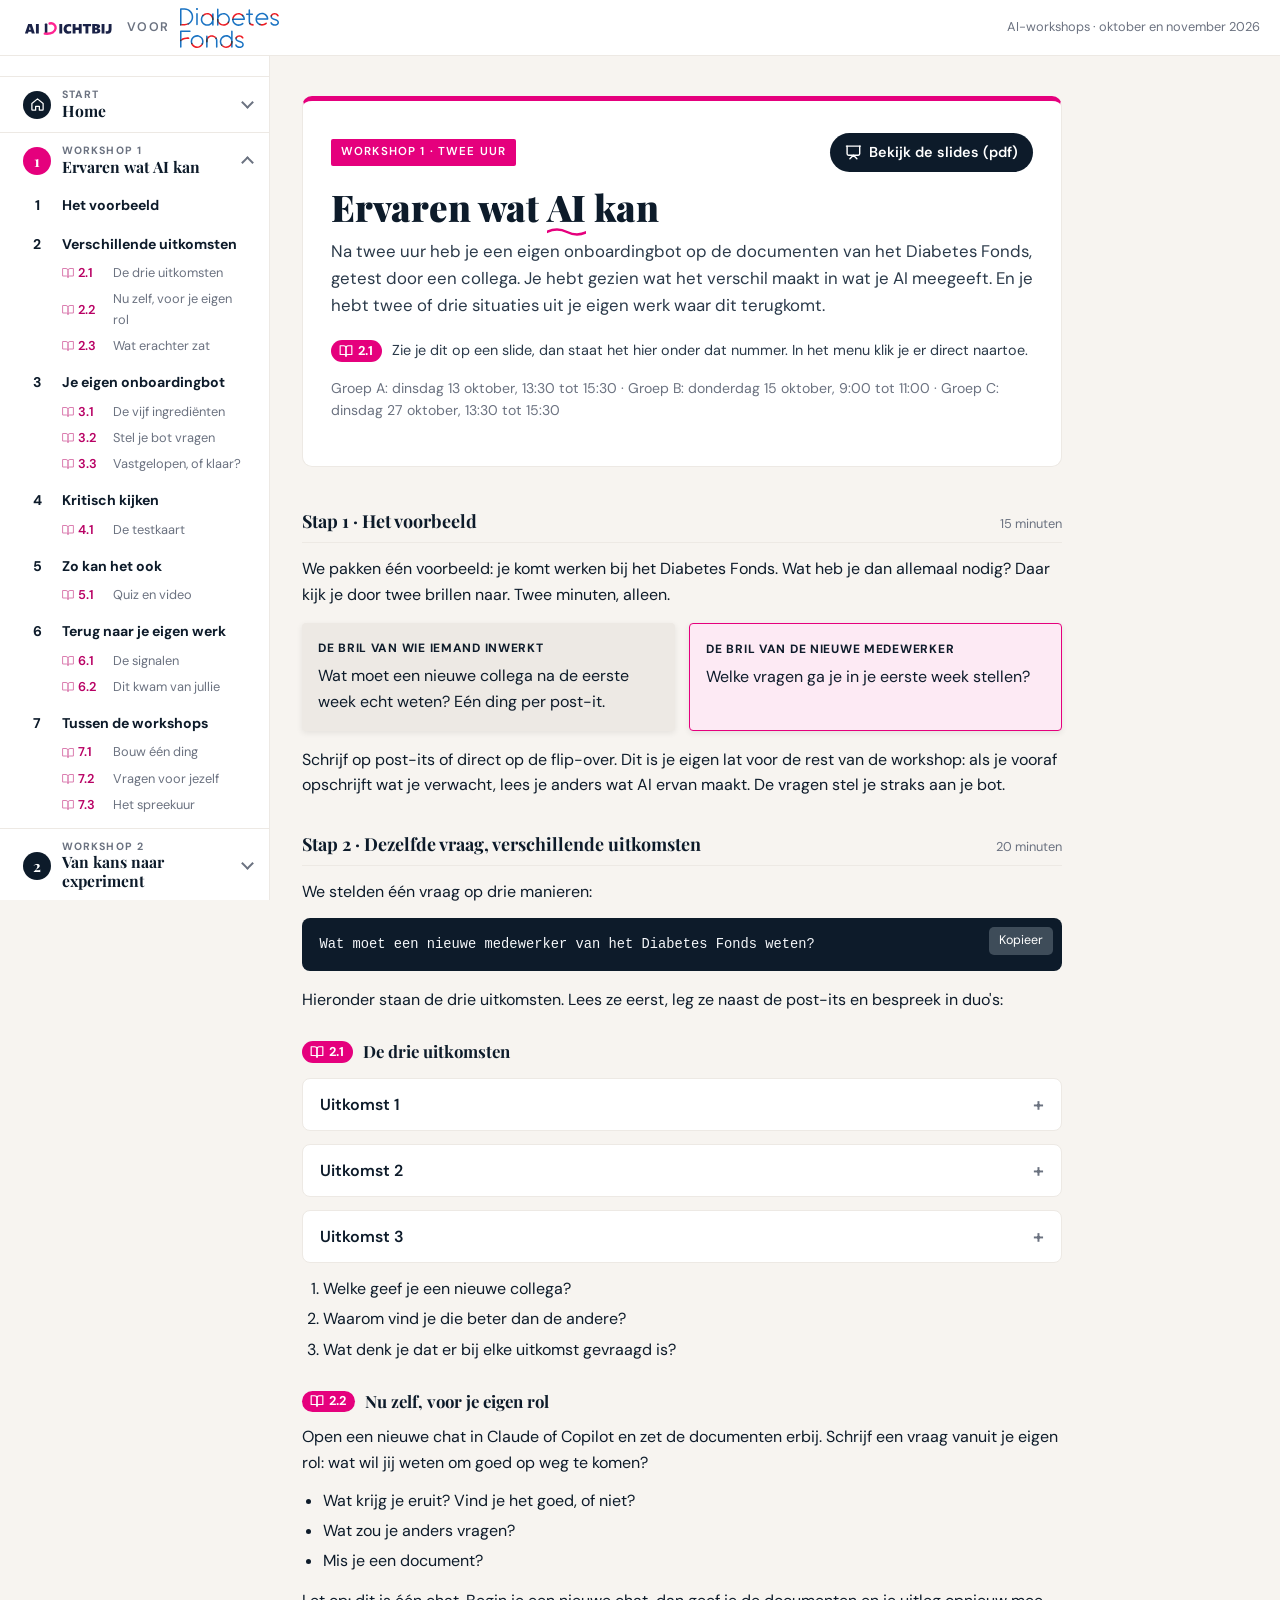
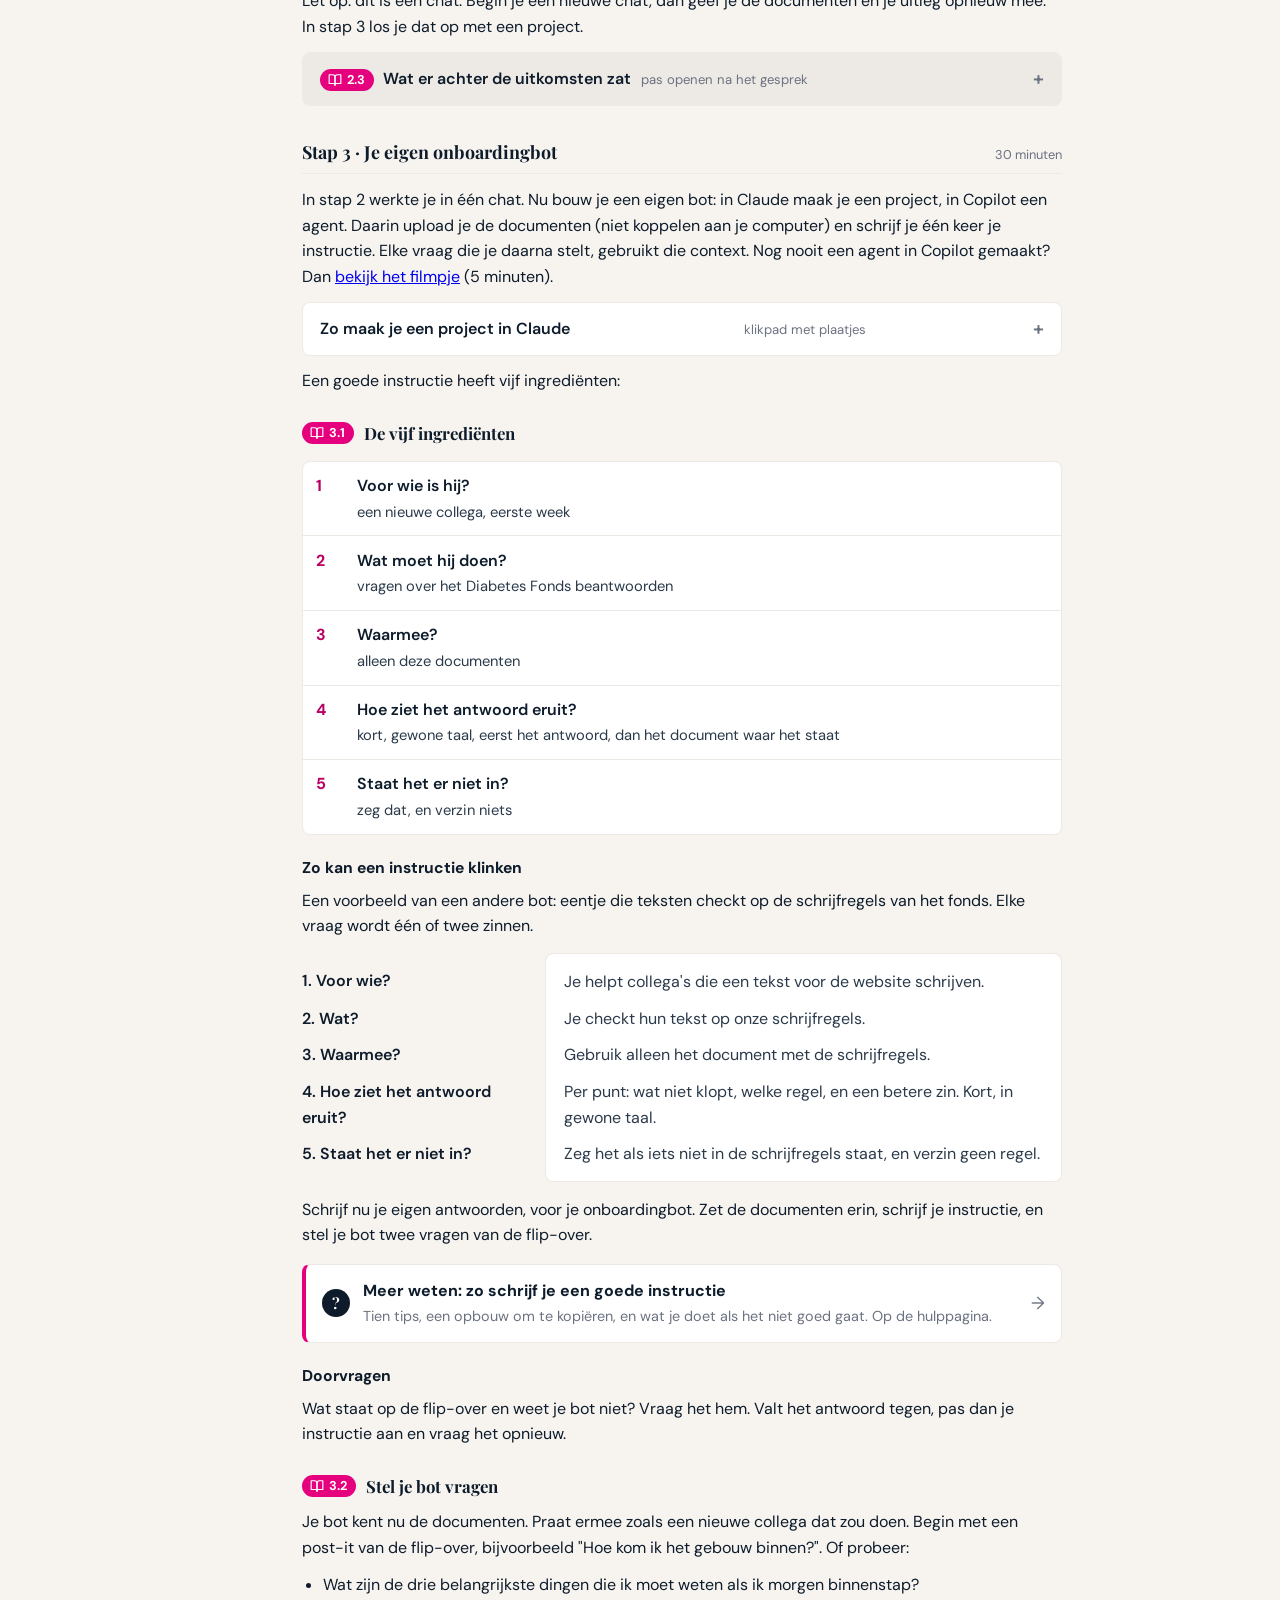
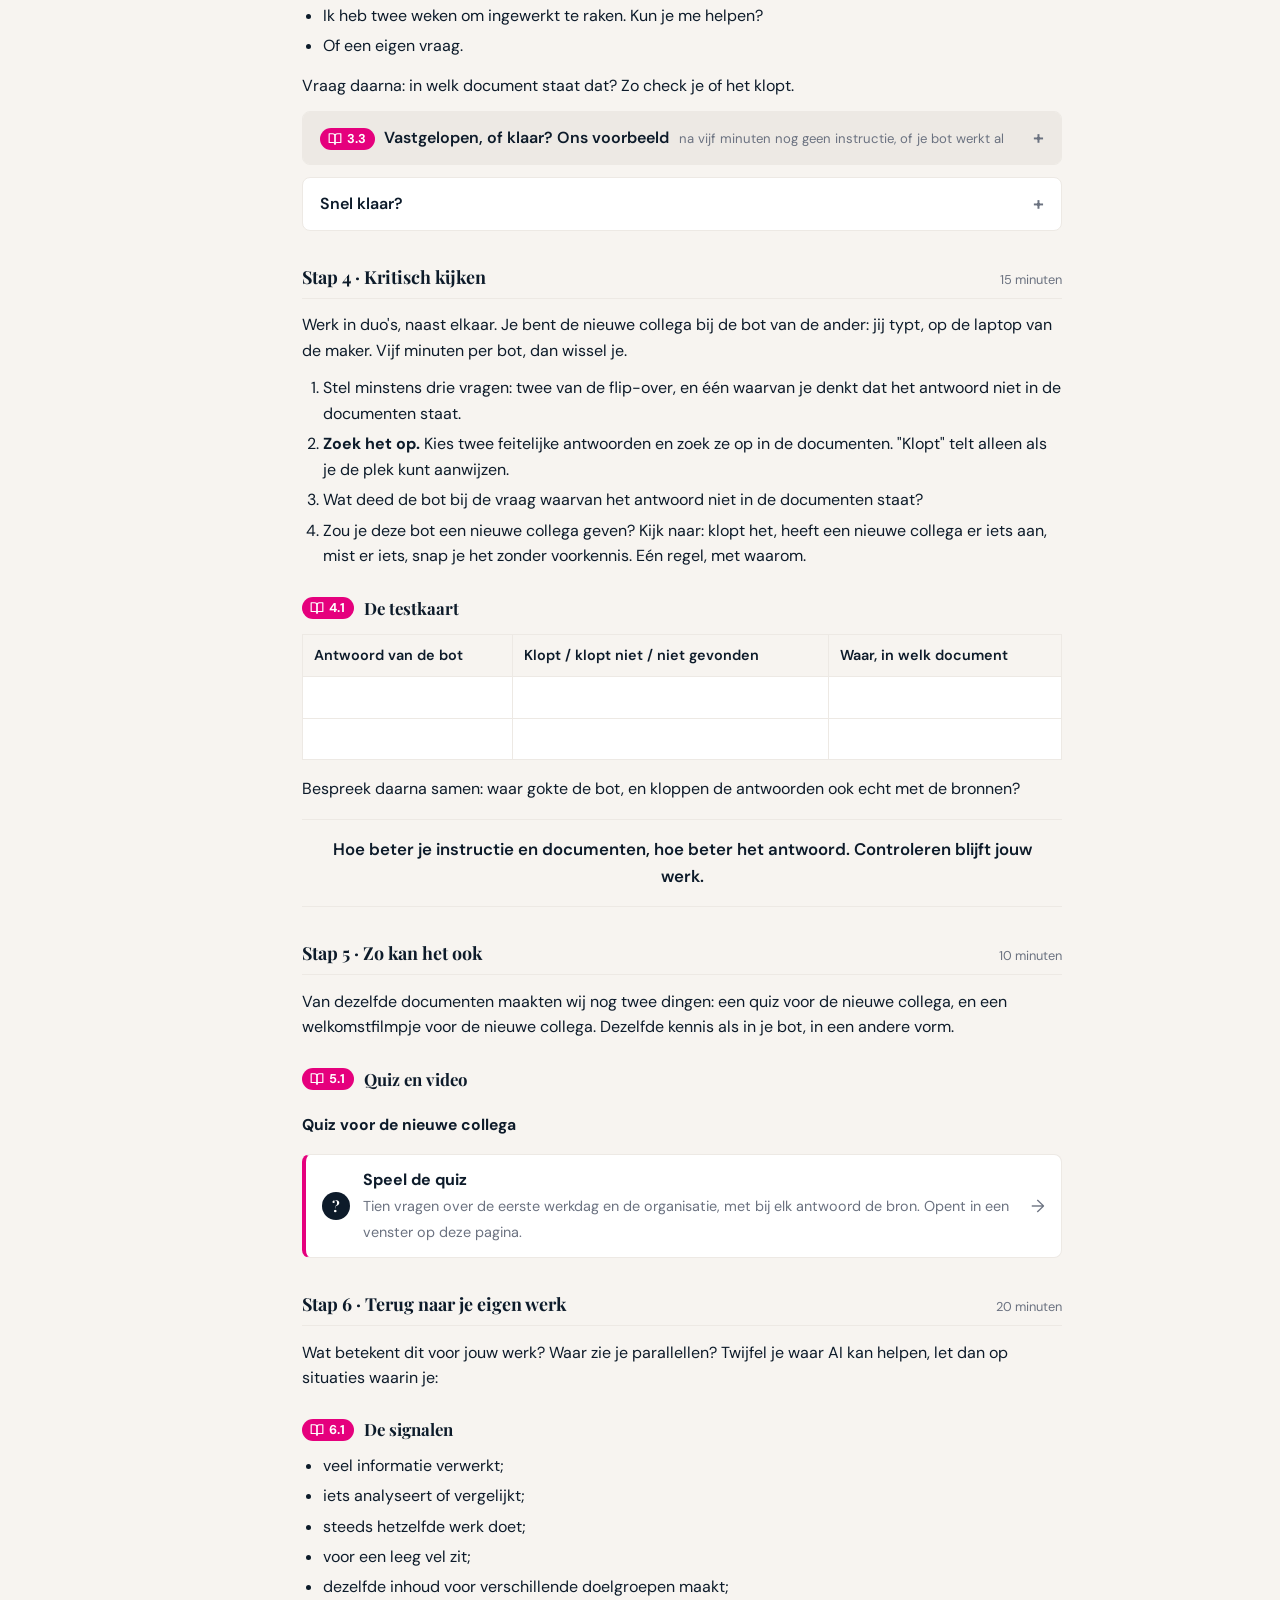
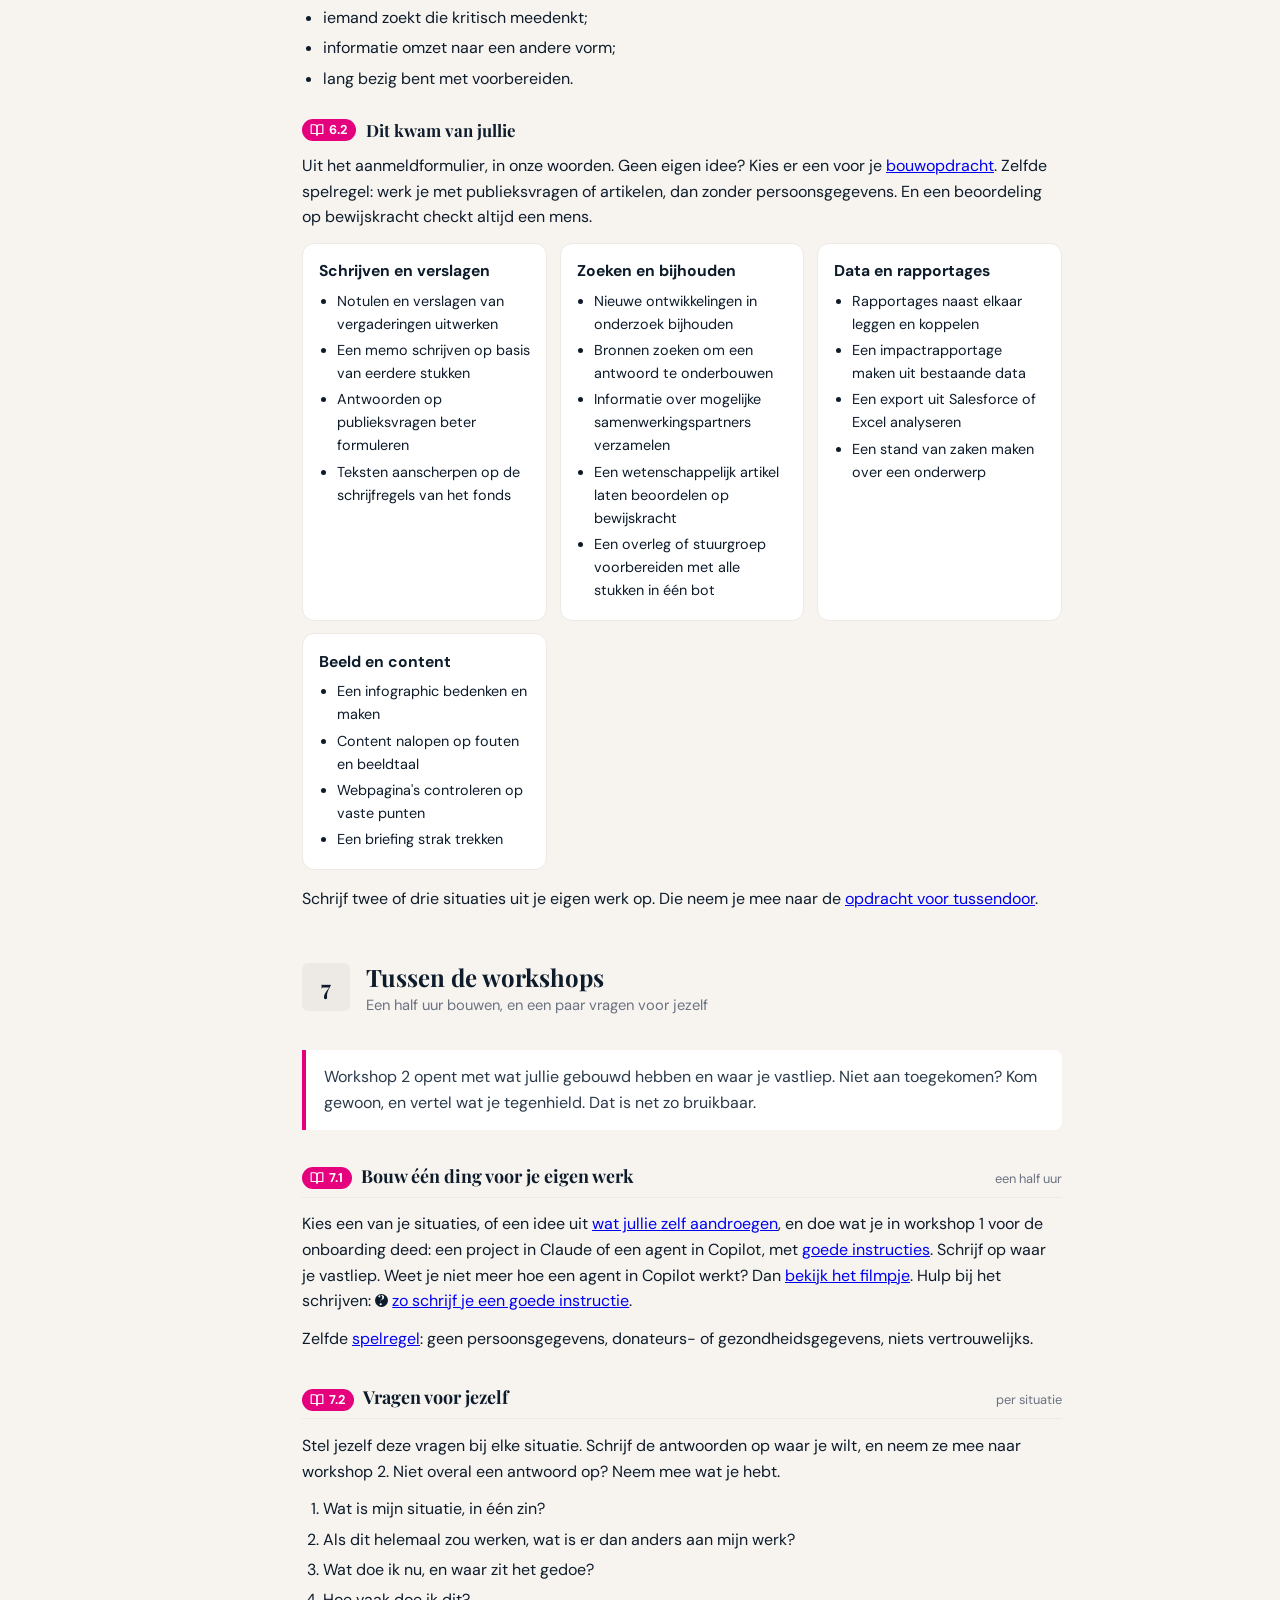
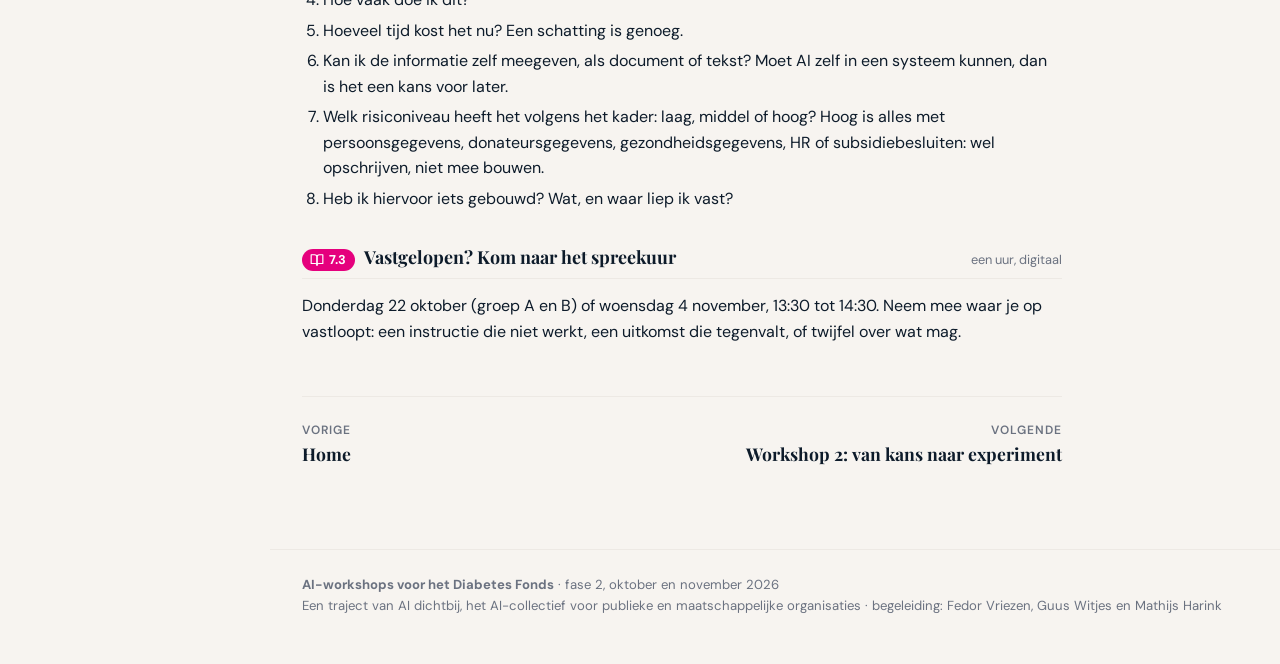
<file: reader/workshop-1.html>
<!DOCTYPE html>
<html lang="nl">
<head>
  <meta charset="UTF-8">
  <meta name="viewport" content="width=device-width, initial-scale=1.0">
  <meta name="robots" content="noindex, nofollow">
  <title>Workshop 1 · AI-workshops Diabetes Fonds</title>
  <meta name="description" content="Workshop 1: ervaren wat AI kan. De stappen, de opdrachten en de opdracht voor tussendoor.">
  <link rel="preconnect" href="https://fonts.googleapis.com">
  <link rel="preconnect" href="https://fonts.gstatic.com" crossorigin>
  <link href="https://fonts.googleapis.com/css2?family=Playfair+Display:wght@400;700;900&family=DM+Sans:wght@300;400;500;600&display=swap" rel="stylesheet">
  <link rel="stylesheet" href="site.css">
</head>
<body>

  <header class="topbar">
    <a class="cobrand" href="index.html" aria-label="Naar de startpagina">
      <img class="topbar-logo" src="aidichtbij-logo.svg" alt="AI dichtbij">
      <span class="voor">voor</span>
      <img class="df-logo" src="diabetesfonds-logo.svg" alt="Diabetes Fonds">
    </a>
    <span class="topbar-meta">AI-workshops · oktober en november 2026</span>
    <button class="menu-toggle" id="menuToggle" aria-expanded="false" aria-controls="sidebar">Menu</button>
  </header>

  <nav class="sidebar" id="sidebar" aria-label="Inhoud">
    <div class="nav-group" data-group>
      <div class="nav-main">
        <a class="nav-link head" href="index.html"><span class="nav-num"><svg width="15" height="15" viewBox="0 0 24 24" fill="none" stroke="currentColor" stroke-width="2" stroke-linecap="round" stroke-linejoin="round" aria-hidden="true"><path d="M3 10.5 12 3l9 7.5V20a1 1 0 0 1-1 1h-5v-6h-6v6H4a1 1 0 0 1-1-1z"/></svg></span><span class="nav-text"><span class="nav-kicker">Start</span><span class="nav-title">Home</span></span></a>
        <button class="nav-caret" type="button" aria-expanded="false" aria-controls="nav-home" aria-label="Start: onderdelen tonen of verbergen"></button>
      </div>
      <div class="nav-sub" id="nav-home" hidden>
        <a class="nav-link sub" href="index.html#overzicht"><span class="sub-num"></span><span>Zo loopt het</span></a>
        <a class="nav-link sub" href="index.html#voorbereiding"><span class="sub-num"></span><span>Voor je start</span></a>
        <a class="nav-link sub" href="index.html#onderdelen"><span class="sub-num"></span><span>Waar vind je wat</span></a>
      </div>
    </div>
    <div class="nav-group current" data-group>
      <div class="nav-main">
        <a class="nav-link head" href="workshop-1.html" aria-current="page"><span class="nav-num">1</span><span class="nav-text"><span class="nav-kicker">Workshop 1</span><span class="nav-title">Ervaren wat AI kan</span></span></a>
        <button class="nav-caret" type="button" aria-expanded="false" aria-controls="nav-w1" aria-label="Workshop 1: onderdelen tonen of verbergen"></button>
      </div>
      <div class="nav-sub" id="nav-w1" hidden>
        <a class="nav-link sub chap" href="workshop-1.html#w1-stap-1"><span class="sub-num">1</span><span>Het voorbeeld</span></a>
        <a class="nav-link sub chap" href="workshop-1.html#w1-stap-2"><span class="sub-num">2</span><span>Verschillende uitkomsten</span></a>
        <a class="nav-link sub rd" href="workshop-1.html#w1-2-1"><span class="rd-num"><svg viewBox="0 0 24 24" fill="none" stroke="currentColor" stroke-width="2" stroke-linecap="round" stroke-linejoin="round" aria-hidden="true"><path d="M2 3h6a4 4 0 0 1 4 4v14a3 3 0 0 0-3-3H2z"/><path d="M22 3h-6a4 4 0 0 0-4 4v14a3 3 0 0 1 3-3h7z"/></svg>2.1</span><span>De drie uitkomsten</span></a>
        <a class="nav-link sub rd" href="workshop-1.html#w1-2-2"><span class="rd-num"><svg viewBox="0 0 24 24" fill="none" stroke="currentColor" stroke-width="2" stroke-linecap="round" stroke-linejoin="round" aria-hidden="true"><path d="M2 3h6a4 4 0 0 1 4 4v14a3 3 0 0 0-3-3H2z"/><path d="M22 3h-6a4 4 0 0 0-4 4v14a3 3 0 0 1 3-3h7z"/></svg>2.2</span><span>Nu zelf, voor je eigen rol</span></a>
        <a class="nav-link sub rd" href="workshop-1.html#w1-2-3"><span class="rd-num"><svg viewBox="0 0 24 24" fill="none" stroke="currentColor" stroke-width="2" stroke-linecap="round" stroke-linejoin="round" aria-hidden="true"><path d="M2 3h6a4 4 0 0 1 4 4v14a3 3 0 0 0-3-3H2z"/><path d="M22 3h-6a4 4 0 0 0-4 4v14a3 3 0 0 1 3-3h7z"/></svg>2.3</span><span>Wat erachter zat</span></a>
        <a class="nav-link sub chap" href="workshop-1.html#w1-stap-3"><span class="sub-num">3</span><span>Je eigen onboardingbot</span></a>
        <a class="nav-link sub rd" href="workshop-1.html#w1-3-1"><span class="rd-num"><svg viewBox="0 0 24 24" fill="none" stroke="currentColor" stroke-width="2" stroke-linecap="round" stroke-linejoin="round" aria-hidden="true"><path d="M2 3h6a4 4 0 0 1 4 4v14a3 3 0 0 0-3-3H2z"/><path d="M22 3h-6a4 4 0 0 0-4 4v14a3 3 0 0 1 3-3h7z"/></svg>3.1</span><span>De vijf ingrediënten</span></a>
        <a class="nav-link sub rd" href="workshop-1.html#w1-3-2"><span class="rd-num"><svg viewBox="0 0 24 24" fill="none" stroke="currentColor" stroke-width="2" stroke-linecap="round" stroke-linejoin="round" aria-hidden="true"><path d="M2 3h6a4 4 0 0 1 4 4v14a3 3 0 0 0-3-3H2z"/><path d="M22 3h-6a4 4 0 0 0-4 4v14a3 3 0 0 1 3-3h7z"/></svg>3.2</span><span>Stel je bot vragen</span></a>
        <a class="nav-link sub rd" href="workshop-1.html#w1-3-3"><span class="rd-num"><svg viewBox="0 0 24 24" fill="none" stroke="currentColor" stroke-width="2" stroke-linecap="round" stroke-linejoin="round" aria-hidden="true"><path d="M2 3h6a4 4 0 0 1 4 4v14a3 3 0 0 0-3-3H2z"/><path d="M22 3h-6a4 4 0 0 0-4 4v14a3 3 0 0 1 3-3h7z"/></svg>3.3</span><span>Vastgelopen, of klaar?</span></a>
        <a class="nav-link sub chap" href="workshop-1.html#w1-stap-4"><span class="sub-num">4</span><span>Kritisch kijken</span></a>
        <a class="nav-link sub rd" href="workshop-1.html#w1-4-1"><span class="rd-num"><svg viewBox="0 0 24 24" fill="none" stroke="currentColor" stroke-width="2" stroke-linecap="round" stroke-linejoin="round" aria-hidden="true"><path d="M2 3h6a4 4 0 0 1 4 4v14a3 3 0 0 0-3-3H2z"/><path d="M22 3h-6a4 4 0 0 0-4 4v14a3 3 0 0 1 3-3h7z"/></svg>4.1</span><span>De testkaart</span></a>
        <a class="nav-link sub chap" href="workshop-1.html#w1-stap-5"><span class="sub-num">5</span><span>Zo kan het ook</span></a>
        <a class="nav-link sub rd" href="workshop-1.html#w1-5-1"><span class="rd-num"><svg viewBox="0 0 24 24" fill="none" stroke="currentColor" stroke-width="2" stroke-linecap="round" stroke-linejoin="round" aria-hidden="true"><path d="M2 3h6a4 4 0 0 1 4 4v14a3 3 0 0 0-3-3H2z"/><path d="M22 3h-6a4 4 0 0 0-4 4v14a3 3 0 0 1 3-3h7z"/></svg>5.1</span><span>Quiz en video</span></a>
        <a class="nav-link sub chap" href="workshop-1.html#w1-stap-6"><span class="sub-num">6</span><span>Terug naar je eigen werk</span></a>
        <a class="nav-link sub rd" href="workshop-1.html#w1-6-1"><span class="rd-num"><svg viewBox="0 0 24 24" fill="none" stroke="currentColor" stroke-width="2" stroke-linecap="round" stroke-linejoin="round" aria-hidden="true"><path d="M2 3h6a4 4 0 0 1 4 4v14a3 3 0 0 0-3-3H2z"/><path d="M22 3h-6a4 4 0 0 0-4 4v14a3 3 0 0 1 3-3h7z"/></svg>6.1</span><span>De signalen</span></a>
        <a class="nav-link sub rd" href="workshop-1.html#w1-6-2"><span class="rd-num"><svg viewBox="0 0 24 24" fill="none" stroke="currentColor" stroke-width="2" stroke-linecap="round" stroke-linejoin="round" aria-hidden="true"><path d="M2 3h6a4 4 0 0 1 4 4v14a3 3 0 0 0-3-3H2z"/><path d="M22 3h-6a4 4 0 0 0-4 4v14a3 3 0 0 1 3-3h7z"/></svg>6.2</span><span>Dit kwam van jullie</span></a>
        <a class="nav-link sub chap" href="workshop-1.html#tussendoor"><span class="sub-num">7</span><span>Tussen de workshops</span></a>
        <a class="nav-link sub rd" href="workshop-1.html#bouwopdracht"><span class="rd-num"><svg viewBox="0 0 24 24" fill="none" stroke="currentColor" stroke-width="2" stroke-linecap="round" stroke-linejoin="round" aria-hidden="true"><path d="M2 3h6a4 4 0 0 1 4 4v14a3 3 0 0 0-3-3H2z"/><path d="M22 3h-6a4 4 0 0 0-4 4v14a3 3 0 0 1 3-3h7z"/></svg>7.1</span><span>Bouw één ding</span></a>
        <a class="nav-link sub rd" href="workshop-1.html#werkblad"><span class="rd-num"><svg viewBox="0 0 24 24" fill="none" stroke="currentColor" stroke-width="2" stroke-linecap="round" stroke-linejoin="round" aria-hidden="true"><path d="M2 3h6a4 4 0 0 1 4 4v14a3 3 0 0 0-3-3H2z"/><path d="M22 3h-6a4 4 0 0 0-4 4v14a3 3 0 0 1 3-3h7z"/></svg>7.2</span><span>Vragen voor jezelf</span></a>
        <a class="nav-link sub rd" href="workshop-1.html#spreekuur"><span class="rd-num"><svg viewBox="0 0 24 24" fill="none" stroke="currentColor" stroke-width="2" stroke-linecap="round" stroke-linejoin="round" aria-hidden="true"><path d="M2 3h6a4 4 0 0 1 4 4v14a3 3 0 0 0-3-3H2z"/><path d="M22 3h-6a4 4 0 0 0-4 4v14a3 3 0 0 1 3-3h7z"/></svg>7.3</span><span>Het spreekuur</span></a>
      </div>
    </div>
    <div class="nav-group" data-group>
      <div class="nav-main">
        <a class="nav-link head" href="workshop-2.html"><span class="nav-num">2</span><span class="nav-text"><span class="nav-kicker">Workshop 2</span><span class="nav-title">Van kans naar experiment</span></span></a>
        <button class="nav-caret" type="button" aria-expanded="false" aria-controls="nav-w2" aria-label="Workshop 2: onderdelen tonen of verbergen"></button>
      </div>
      <div class="nav-sub" id="nav-w2" hidden>
        <a class="nav-link sub chap" href="workshop-2.html#w2-opening"><span class="sub-num">1</span><span>Wat heb je gemaakt?</span></a>
        <a class="nav-link sub rd" href="workshop-2.html#w2-1-1"><span class="rd-num"><svg viewBox="0 0 24 24" fill="none" stroke="currentColor" stroke-width="2" stroke-linecap="round" stroke-linejoin="round" aria-hidden="true"><path d="M2 3h6a4 4 0 0 1 4 4v14a3 3 0 0 0-3-3H2z"/><path d="M22 3h-6a4 4 0 0 0-4 4v14a3 3 0 0 1 3-3h7z"/></svg>1.1</span><span>Laat zien wat je maakte</span></a>
        <a class="nav-link sub chap" href="workshop-2.html#w2-voorbeeld"><span class="sub-num">2</span><span>Waar past AI?</span></a>
        <a class="nav-link sub rd" href="workshop-2.html#w2-2-1"><span class="rd-num"><svg viewBox="0 0 24 24" fill="none" stroke="currentColor" stroke-width="2" stroke-linecap="round" stroke-linejoin="round" aria-hidden="true"><path d="M2 3h6a4 4 0 0 1 4 4v14a3 3 0 0 0-3-3H2z"/><path d="M22 3h-6a4 4 0 0 0-4 4v14a3 3 0 0 1 3-3h7z"/></svg>2.1</span><span>Een proces in stappen</span></a>
        <a class="nav-link sub rd" href="workshop-2.html#w2-2-2"><span class="rd-num"><svg viewBox="0 0 24 24" fill="none" stroke="currentColor" stroke-width="2" stroke-linecap="round" stroke-linejoin="round" aria-hidden="true"><path d="M2 3h6a4 4 0 0 1 4 4v14a3 3 0 0 0-3-3H2z"/><path d="M22 3h-6a4 4 0 0 0-4 4v14a3 3 0 0 1 3-3h7z"/></svg>2.2</span><span>Ideeën verzamelen</span></a>
        <a class="nav-link sub chap" href="workshop-2.html#w2-kansen"><span class="sub-num">3</span><span>Kansen aanscherpen</span></a>
        <a class="nav-link sub rd" href="workshop-2.html#w2-3-1"><span class="rd-num"><svg viewBox="0 0 24 24" fill="none" stroke="currentColor" stroke-width="2" stroke-linecap="round" stroke-linejoin="round" aria-hidden="true"><path d="M2 3h6a4 4 0 0 1 4 4v14a3 3 0 0 0-3-3H2z"/><path d="M22 3h-6a4 4 0 0 0-4 4v14a3 3 0 0 1 3-3h7z"/></svg>3.1</span><span>De vragen van het trio</span></a>
        <a class="nav-link sub rd" href="workshop-2.html#w2-3-2"><span class="rd-num"><svg viewBox="0 0 24 24" fill="none" stroke="currentColor" stroke-width="2" stroke-linecap="round" stroke-linejoin="round" aria-hidden="true"><path d="M2 3h6a4 4 0 0 1 4 4v14a3 3 0 0 0-3-3H2z"/><path d="M22 3h-6a4 4 0 0 0-4 4v14a3 3 0 0 1 3-3h7z"/></svg>3.2</span><span>Geen eigen kans?</span></a>
        <a class="nav-link sub chap" href="workshop-2.html#w2-kiezen"><span class="sub-num">4</span><span>Maak het concreet</span></a>
        <a class="nav-link sub rd" href="workshop-2.html#w2-4-1"><span class="rd-num"><svg viewBox="0 0 24 24" fill="none" stroke="currentColor" stroke-width="2" stroke-linecap="round" stroke-linejoin="round" aria-hidden="true"><path d="M2 3h6a4 4 0 0 1 4 4v14a3 3 0 0 0-3-3H2z"/><path d="M22 3h-6a4 4 0 0 0-4 4v14a3 3 0 0 1 3-3h7z"/></svg>4.1</span><span>De experimentkaart</span></a>
        <a class="nav-link sub rd" href="workshop-2.html#w2-4-2"><span class="rd-num"><svg viewBox="0 0 24 24" fill="none" stroke="currentColor" stroke-width="2" stroke-linecap="round" stroke-linejoin="round" aria-hidden="true"><path d="M2 3h6a4 4 0 0 1 4 4v14a3 3 0 0 0-3-3H2z"/><path d="M22 3h-6a4 4 0 0 0-4 4v14a3 3 0 0 1 3-3h7z"/></svg>4.2</span><span>Maak het klein</span></a>
        <a class="nav-link sub chap" href="workshop-2.html#w2-atelier"><span class="sub-num">5</span><span>Drie rondes</span></a>
        <a class="nav-link sub rd" href="workshop-2.html#w2-5-1"><span class="rd-num"><svg viewBox="0 0 24 24" fill="none" stroke="currentColor" stroke-width="2" stroke-linecap="round" stroke-linejoin="round" aria-hidden="true"><path d="M2 3h6a4 4 0 0 1 4 4v14a3 3 0 0 0-3-3H2z"/><path d="M22 3h-6a4 4 0 0 0-4 4v14a3 3 0 0 1 3-3h7z"/></svg>5.1</span><span>Ronde 1, eerste poging</span></a>
        <a class="nav-link sub rd" href="workshop-2.html#w2-5-2"><span class="rd-num"><svg viewBox="0 0 24 24" fill="none" stroke="currentColor" stroke-width="2" stroke-linecap="round" stroke-linejoin="round" aria-hidden="true"><path d="M2 3h6a4 4 0 0 1 4 4v14a3 3 0 0 0-3-3H2z"/><path d="M22 3h-6a4 4 0 0 0-4 4v14a3 3 0 0 1 3-3h7z"/></svg>5.2</span><span>Ronde 2, scherper maken</span></a>
        <a class="nav-link sub rd" href="workshop-2.html#w2-5-3"><span class="rd-num"><svg viewBox="0 0 24 24" fill="none" stroke="currentColor" stroke-width="2" stroke-linecap="round" stroke-linejoin="round" aria-hidden="true"><path d="M2 3h6a4 4 0 0 1 4 4v14a3 3 0 0 0-3-3H2z"/><path d="M22 3h-6a4 4 0 0 0-4 4v14a3 3 0 0 1 3-3h7z"/></svg>5.3</span><span>Ronde 3, controleren</span></a>
        <a class="nav-link sub rd" href="workshop-2.html#w2-5-4"><span class="rd-num"><svg viewBox="0 0 24 24" fill="none" stroke="currentColor" stroke-width="2" stroke-linecap="round" stroke-linejoin="round" aria-hidden="true"><path d="M2 3h6a4 4 0 0 1 4 4v14a3 3 0 0 0-3-3H2z"/><path d="M22 3h-6a4 4 0 0 0-4 4v14a3 3 0 0 1 3-3h7z"/></svg>5.4</span><span>Snel klaar?</span></a>
        <a class="nav-link sub chap" href="workshop-2.html#w2-peercheck"><span class="sub-num">6</span><span>Peercheck</span></a>
        <a class="nav-link sub rd" href="workshop-2.html#w2-6-1"><span class="rd-num"><svg viewBox="0 0 24 24" fill="none" stroke="currentColor" stroke-width="2" stroke-linecap="round" stroke-linejoin="round" aria-hidden="true"><path d="M2 3h6a4 4 0 0 1 4 4v14a3 3 0 0 0-3-3H2z"/><path d="M22 3h-6a4 4 0 0 0-4 4v14a3 3 0 0 1 3-3h7z"/></svg>6.1</span><span>Vier zinnen, drie vragen</span></a>
        <a class="nav-link sub chap" href="workshop-2.html#w2-dots"><span class="sub-num">7</span><span>Kansen kiezen</span></a>
        <a class="nav-link sub rd" href="workshop-2.html#w2-7-1"><span class="rd-num"><svg viewBox="0 0 24 24" fill="none" stroke="currentColor" stroke-width="2" stroke-linecap="round" stroke-linejoin="round" aria-hidden="true"><path d="M2 3h6a4 4 0 0 1 4 4v14a3 3 0 0 0-3-3H2z"/><path d="M22 3h-6a4 4 0 0 0-4 4v14a3 3 0 0 1 3-3h7z"/></svg>7.1</span><span>De criteria en de dots</span></a>
        <a class="nav-link sub chap" href="workshop-2.html#w2-praktijk"><span class="sub-num">8</span><span>De komende weken</span></a>
        <a class="nav-link sub rd" href="workshop-2.html#w2-8-1"><span class="rd-num"><svg viewBox="0 0 24 24" fill="none" stroke="currentColor" stroke-width="2" stroke-linecap="round" stroke-linejoin="round" aria-hidden="true"><path d="M2 3h6a4 4 0 0 1 4 4v14a3 3 0 0 0-3-3H2z"/><path d="M22 3h-6a4 4 0 0 0-4 4v14a3 3 0 0 1 3-3h7z"/></svg>8.1</span><span>De twee doelen</span></a>
        <a class="nav-link sub rd" href="workshop-2.html#w2-8-2"><span class="rd-num"><svg viewBox="0 0 24 24" fill="none" stroke="currentColor" stroke-width="2" stroke-linecap="round" stroke-linejoin="round" aria-hidden="true"><path d="M2 3h6a4 4 0 0 1 4 4v14a3 3 0 0 0-3-3H2z"/><path d="M22 3h-6a4 4 0 0 0-4 4v14a3 3 0 0 1 3-3h7z"/></svg>8.2</span><span>De opdracht</span></a>
        <a class="nav-link sub rd" href="workshop-2.html#w2-8-3"><span class="rd-num"><svg viewBox="0 0 24 24" fill="none" stroke="currentColor" stroke-width="2" stroke-linecap="round" stroke-linejoin="round" aria-hidden="true"><path d="M2 3h6a4 4 0 0 1 4 4v14a3 3 0 0 0-3-3H2z"/><path d="M22 3h-6a4 4 0 0 0-4 4v14a3 3 0 0 1 3-3h7z"/></svg>8.3</span><span>Vragen</span></a>
      </div>
    </div>
    <div class="nav-group" data-group>
      <div class="nav-main">
        <a class="nav-link head" href="hulp.html"><span class="nav-num">?</span><span class="nav-text"><span class="nav-kicker">Hulp</span><span class="nav-title">Naslag en tips</span></span></a>
        <button class="nav-caret" type="button" aria-expanded="false" aria-controls="nav-hulp" aria-label="Hulp: onderdelen tonen of verbergen"></button>
      </div>
      <div class="nav-sub" id="nav-hulp" hidden>
        <a class="nav-link sub" href="hulp.html#werkwijzen"><span class="sub-num"></span><span>De werkwijzen uit de training</span></a>
        <a class="nav-link sub" href="hulp.html#instructie"><span class="sub-num"></span><span>Een goede instructie</span></a>
        <a class="nav-link sub" href="hulp.html#prompts"><span class="sub-num"></span><span>Voorbeeldprompts</span></a>
        <a class="nav-link sub" href="hulp.html#leren"><span class="sub-num"></span><span>Verder leren</span></a>
        <a class="nav-link sub" href="hulp.html#ai-kader"><span class="sub-num"></span><span>AI-kader Diabetes Fonds</span></a>
        <a class="nav-link sub" href="hulp.html#vragen"><span class="sub-num"></span><span>Veelgestelde vragen</span></a>
      </div>
    </div>
  </nav>

  <main class="main">

    <section class="hero">
      <div class="hero-top">
        <span class="label-bar">Workshop 1 · twee uur</span>
        <a class="slides-btn" href="slides/workshop-1-slides.pdf" target="_blank" rel="noopener"><svg viewBox="0 0 24 24" fill="none" stroke="currentColor" stroke-width="2" stroke-linecap="round" stroke-linejoin="round" aria-hidden="true"><path d="M2 3h20"/><path d="M21 3v11a2 2 0 0 1-2 2H5a2 2 0 0 1-2-2V3"/><path d="m7 21 5-5 5 5"/></svg>Bekijk de slides (pdf)</a>
      </div>
      <h1>Ervaren wat <span class="wave">AI</span> kan</h1>
      <p class="hero-sub">Na twee uur heb je een eigen onboardingbot op de documenten van het Diabetes Fonds, getest door een collega. Je hebt gezien wat het verschil maakt in wat je AI meegeeft. En je hebt twee of drie situaties uit je eigen werk waar dit terugkomt.</p>
      <p class="reader-hint"><span class="rnum"><svg viewBox="0 0 24 24" fill="none" stroke="currentColor" stroke-width="2" stroke-linecap="round" stroke-linejoin="round" aria-hidden="true"><path d="M2 3h6a4 4 0 0 1 4 4v14a3 3 0 0 0-3-3H2z"/><path d="M22 3h-6a4 4 0 0 0-4 4v14a3 3 0 0 1 3-3h7z"/></svg>2.1</span> Zie je dit op een slide, dan staat het hier onder dat nummer. In het menu klik je er direct naartoe.</p>
      <p class="groups-line">Groep A: dinsdag 13 oktober, 13:30 tot 15:30 · Groep B: donderdag 15 oktober, 9:00 tot 11:00 · Groep C: dinsdag 27 oktober, 13:30 tot 15:30</p>
    </section>

    <section class="section" id="workshop-1">


      <div class="step" id="w1-stap-1">
        <div class="step-head"><h3>Stap 1 · Het voorbeeld</h3><span class="step-time">15 minuten</span></div>
        <p>We pakken één voorbeeld: je komt werken bij het Diabetes Fonds. Wat heb je dan allemaal nodig? Daar kijk je door twee brillen naar. Twee minuten, alleen.</p>
        <div class="postits">
          <div class="postit yellow">
            <div class="who">De bril van wie iemand inwerkt</div>
            Wat moet een nieuwe collega na de eerste week echt weten? Eén ding per post-it.
          </div>
          <div class="postit pink">
            <div class="who">De bril van de nieuwe medewerker</div>
            Welke vragen ga je in je eerste week stellen?
          </div>
        </div>
        <p>Schrijf op post-its of direct op de flip-over. Dit is je eigen lat voor de rest van de workshop: als je vooraf opschrijft wat je verwacht, lees je anders wat AI ervan maakt. De vragen stel je straks aan je bot.</p>
      </div>

      <div class="step" id="w1-stap-2">
        <div class="step-head"><h3>Stap 2 · Dezelfde vraag, verschillende uitkomsten</h3><span class="step-time">20 minuten</span></div>
        <p>We stelden één vraag op drie manieren:</p>
        <div class="prompt"><button class="copy-btn" type="button">Kopieer</button><pre>Wat moet een nieuwe medewerker van het Diabetes Fonds weten?</pre></div>
        <p>Hieronder staan de drie uitkomsten. Lees ze eerst, leg ze naast de post-its en bespreek in duo's:</p>
        <div class="rmark" id="w1-2-1"><span class="rnum"><svg viewBox="0 0 24 24" fill="none" stroke="currentColor" stroke-width="2" stroke-linecap="round" stroke-linejoin="round" aria-hidden="true"><path d="M2 3h6a4 4 0 0 1 4 4v14a3 3 0 0 0-3-3H2z"/><path d="M22 3h-6a4 4 0 0 0-4 4v14a3 3 0 0 1 3-3h7z"/></svg>2.1</span><span>De drie uitkomsten</span></div>
        <details class="fold">
          <summary>Uitkomst 1</summary>
          <div class="fold-body uitkomst">
<p>Het Diabetes Fonds is een fonds voor onderzoek en voorlichting, geen zorgorganisatie. Dat verklaart bijna alles wat je intern tegenkomt.</p>
<p><strong>Missie en positie</strong></p>
<p>Het fonds wil diabetes voorkomen en genezen, via wetenschappelijk onderzoek en voorlichting. Het motto is "iedereen vrij van diabetes". <em>(diabetesfonds)</em><br>De drie hoofddoelen zijn type 1 genezen, type 2 voorkomen en een betere kwaliteit van leven voor iedereen met diabetes. <em>(diabetes)</em><br>De inkomsten komen alleen van giften: collecte, acties, erfenissen en een paar sponsors zoals de VriendenLoterij. Het geld komt dus van particulieren, en daar draait het merk op. <em>(Wikipedia)</em><br>Het fonds is ANBI en CBF-erkend. Verantwoording en integriteit zijn geen bijzaak, dus check bij elke claim of campagne of die past binnen de CBF-regels. <em>(diabetesfonds)</em></p>
<p><strong>Cijfers die je moet kennen</strong></p>
<p>Elke week krijgen 1.000 mensen in Nederland de diagnose diabetes. Inmiddels hebben 1,2 miljoen mensen diabetes, en de helft krijgt blijvende gezondheidsproblemen. <em>(diabetes)</em><br>Volgens onderzoek van het Nederlands Cohorten Consortium hebben ongeveer 400.000 Nederlanders diabetes type 2 zonder het te weten. Het fonds noemt dit een verborgen crisis, en het is een terugkerend thema in de communicatie. <em>(fondsenwerving)</em></p>
<p><strong>Strategie</strong></p>
<p>Het kader is het Meerjarenimpactplan 2025-2028, "Samen én voorop". Daarnaast is er een jaarplan 2026. Lees beide in je eerste week. <em>(diabetesfonds)</em><br>Voor type 2 zet het fonds de Diabetes Risico Test breed in en zoekt het aanvullende manieren voor vroege opsporing. <em>(diabetesfonds)</em><br>Alles hangt aan de missie als kapstok, met drie Theories of Change: één voor de hele organisatie en twee voor de inhoudelijke pijlers. Verwacht dat je werk daaraan wordt gekoppeld. <em>(grantthornton)</em></p>
<p><strong>Organisatie en samenwerking</strong></p>
<p>De Raad van Toezicht controleert, de Wetenschappelijke Adviesraad beoordeelt onderzoek en de Maatschappelijke Adviesraad van ervaringsdeskundigen denkt mee. <em>(diabetesfonds)</em><br>De teams zijn onder meer marketing en communicatie, fondsenwerving, en kennis en innovatie. Marketing en fondsenwerving zitten dicht op elkaar, en inhoudelijke experts horen daar structureel bij. <em>(grantthornton)</em><br>Het fonds werkt samen met bedrijven, wetenschappers en universiteiten. Diabetes.nl is een gezamenlijk initiatief en een belangrijk voorlichtingskanaal. <em>(diabetes)</em></p>
<p><strong>Doelgroep, met een kanttekening</strong></p>
<p>Een mediacase noemt vrouwen van 45+ als belangrijkste geefdoelgroep, naast groei in spontane naamsbekendheid onder alle 18-plussers. Die case is een paar jaar oud. Vraag dus na of dit nog de actuele segmentatie is. <em>(stroom)</em></p>
<p><strong>Wat ik in week één zou doen</strong></p>
<p>Lees het impactplan en het jaarplan 2026.<br>Vraag per team welke KPI's echt sturen: naamsbekendheid, donaties, bereik van de risicotest.<br>Vraag hoe wetenschappelijke claims worden getoetst voordat ze naar buiten gaan. Bij een gezondheidsfonds is dat de meest kwetsbare plek.</p>
<p><strong>Sources:</strong></p>
<ul><li>Over het Diabetes Fonds</li><li>Visie Diabetes Fonds</li><li>Over het Diabetes Fonds, diabetes.nl</li><li>Diabetes Fonds op Wikipedia</li><li>Vakblad Fondsenwerving, 10 februari 2026</li><li>Impactgericht werken bij het Diabetes Fonds</li><li>STROOM-case</li></ul>
</div>
        </details>
        <details class="fold">
          <summary>Uitkomst 2</summary>
          <div class="fold-body uitkomst">
<h4>Onboarding-overzicht Diabetes Fonds (oktober 2026)</h4>
<p>Het Diabetes Fonds is een middelgroot, CBF-erkend gezondheidsfonds uit Amersfoort (circa € 11 miljoen inkomsten in 2025, 38 medewerkers) dat zijn geld vooral ophaalt bij particulieren. Het staat midden in een strategie ("Samen én voorop", 2025-2028) die draait om genezing van type 1, preventie en vroege opsporing van type 2, en groei van de fondsenwerving naar ruim € 13 miljoen in 2028. Voor een digital marketeer is de kern: de Diabetes Risicotest en de "verklein je risico"-campagne zijn het merk-anker, digitale werving moet de dalende traditionele kanalen compenseren, en je start precies in de collecteweek.</p>
<h5>TL;DR</h5>
<ul><li><strong>Wat het is:</strong> Stichting Diabetes Fonds (opgericht 1978, CBF-erkend sinds 1997, ANBI) financiert onderzoek en voorlichting met als missie "Iedereen vrij van diabetes"; het ontvangt geen overheidssubsidie en haalde in 2025 € 10,94 miljoen op, waarvan 76% van particulieren, bij € 12,79 miljoen uitgaven (bewust ingeteerd op reserves, zoals begroot).</li><li><strong>Strategie:</strong> het Meerjarenimpactplan 2025-2028 stuurt op drie impactdoelen (type 1 genezen, minder type 2, betere zorg en kwaliteit van leven) en expliciet op "een sterk merk, robuuste fondsenwerving" met meer digitale en datagedreven werving en een jongere donateursgroep; 2028 is het 50-jarig jubileum.</li><li><strong>Wat jij direct moet doen:</strong> lees het meerjarenplan, het jaarplan 2026 en het jaarverslag 2025; leer de kerncijfers (1,2 miljoen mensen met diabetes; circa 400.000 met onontdekte type 2 volgens het Nederlands Cohorten Consortium, dat in opdracht van het Fonds data van circa 200.000 mensen uit 11 cohorten analyseerde; 1,3 tot 1,5 miljoen mensen van 40 tot 75 jaar met prediabetes volgens de factsheet van Beran en Schram uit 2024) en het woordgebruik ("mensen met diabetes", nooit schuld suggereren); en vraag in week 1 naar de collecteresultaten, de donateurs-data-infrastructuur en de merkrichtlijnen.</li></ul>
<h5>Key Findings</h5>
<table><tr><th>Onderwerp</th><th>Kern</th><th>Verifieerbaarheid</th></tr><tr><td>Rechtsvorm</td><td>Stichting Diabetes Fonds, Stationsplein 139, Amersfoort; KvK 41178025; RSIN 006922703</td><td>Verifieerbaar (diabetesfonds.nl, ANBI-pagina)</td></tr><tr><td>Opgericht</td><td>1978; 50 jaar in 2028</td><td>Verifieerbaar (meerjarenplan)</td></tr><tr><td>CBF-erkenning</td><td>Sinds 1 januari 1997</td><td>Verifieerbaar (CBF-paspoort)</td></tr><tr><td>Inkomsten 2025</td><td>€ 10.944.724, particulieren € 8.266.059 (76%)</td><td>Verifieerbaar (CBF, uit jaarverslag 2025)</td></tr><tr><td>Uitgaven 2025</td><td>€ 12.793.670, waarvan doelbesteding € 10.307.393</td><td>Verifieerbaar (CBF)</td></tr><tr><td>Reserves/fondsen</td><td>€ 7.227.544</td><td>Verifieerbaar (CBF)</td></tr><tr><td>Medewerkers</td><td>38 (CBF, 2025)</td><td>Verifieerbaar; andere bronnen noemen 40 of "zo'n vijftig"</td></tr><tr><td>Directie</td><td>Diena Halbertsma (algemeen directeur sinds 1 maart 2022), Rens Vandeberg (adjunct-directeur)</td><td>Verifieerbaar</td></tr><tr><td>Raad van Toezicht</td><td>André ten Damme (voorzitter), Mayte Oosterveld (voorzitter Financiële Auditcommissie)</td><td>Verifieerbaar (ANBI-pagina); volledige samenstelling niet gecontroleerd</td></tr><tr><td>Aantal donateurs</td><td>Niet gevonden</td><td>Niet verifieerbaar, weggelaten</td></tr></table>
<h5>Details</h5>
<h6>1. Wat het Diabetes Fonds is</h6>
<p><strong>Missie en visie.</strong> Statutaire doelstelling (ANBI-pagina): het fonds "maakt zich sterk om diabetes en complicaties te voorkomen en te genezen" en werft daartoe gelden "voor wetenschappelijk onderzoek en voorlichting, want elke oplossing begint met onderzoek." Het merkmotto is "Iedereen vrij van diabetes". De visie benadrukt dat iedereen diabetes kan krijgen, "ongeacht leeftijd, leefstijl of achtergrond", en dat er met diabetes niet "prima te leven" valt.</p>
<p><strong>Geschiedenis in het kort.</strong> Opgericht in 1978, een van de eerste goede doelen met het CBF-keurmerk (1997). Directiewissel in 2022: Etelka Ubbens vertrok per 1 januari 2022, Diena Halbertsma (ruim 16 jaar Longfonds, waarvan sinds 2018 in de directie) begon op 1 maart 2022. Met haar komst versnelde volgens de impactcoördinatoren het "impactgericht werken".</p>
<p><strong>Positie in het landschap.</strong></p>
<ul><li><strong>Diabetesvereniging Nederland (DVN):</strong> de patiëntenvereniging (sinds 1945; volgens dvn.nl "ruim 30.000 leden", zo'n 300 vrijwilligers en 25 medewerkers, terwijl de ledenlijst van IDF Europe 27.500 leden noemt; ledenraad als hoogste orgaan). Rolverdeling: DVN doet belangenbehartiging, zorg en verzekeringen voor leden; het Fonds financiert onderzoek, preventie en voorlichting. Samen werken ze aan Diabetes.nl, de Diabetes Monitor en de Nationale Diabetes Agenda. Behandel DVN als partner, niet als concurrent, maar wees je bewust dat beide organisaties om aandacht van dezelfde doelgroep vragen.</li><li><strong>Nederlandse Diabetes Federatie (NDF):</strong> de koepel is per 1 januari 2026 gestopt; kennis en producten zijn onder meer bij het Diabetes Fonds en DVN ondergebracht. Het Fonds wordt daarmee meer de spil van het diabetesveld.</li><li><strong>Nationale Diabetes Agenda:</strong> verkenning door NDF en Fonds is afgerond; "In 2026 gaan we aan de slag met het maken van de agenda."</li><li><strong>Diabetes.nl:</strong> gezamenlijk informatieplatform (live sinds 2023) van Diabetes Fonds, DVN, Bas van de Goor Foundation, Stichting Don en Breakthrough T1D (voorheen JDRF Nederland). Hier gaat de publieksinformatie over leven met diabetes naartoe; diabetesfonds.nl is meer het merk- en wervingskanaal.</li><li><strong>Samenwerkende Gezondheidsfondsen (SGF):</strong> binnen het programma "Gezonde Generatie" en de Alliantie Voeding voor een Gezonde Generatie werkt het Fonds met Nierstichting, MDL Fonds (voorheen MLDS) en Hartstichting aan een gezondere voedselomgeving. Met Nierstichting en Hartstichting loopt ook Check@Home (vroege opsporing).</li><li><strong>Onderzoek en kennisinstellingen:</strong> het Fonds noemt zichzelf "de grootste private financier van diabetesonderzoek in Nederland" (eigen claim, niet onafhankelijk getoetst). Vlaggenschip is het RegMed XB-consortium (vervanging van bètacellen, met de verwachting van een eerste klinische test op mensen tegen het eind van de beleidsperiode); daarnaast Cure One. Een "Diabetes Research Nederland"-achtige organisatie heb ik niet gevonden; de relevante structuren zijn RegMed XB, de Wetenschappelijke Adviesraad en de Maatschappelijke Adviesraad (ervaringsdeskundigen die adviseren welke onderzoeken gefinancierd worden).</li></ul>
<h6>2. Strategie en kernprogramma's</h6>
<p><strong>Meerjarenimpactplan 2025-2028 "Samen én voorop".</strong> "Samen" omdat het een gezamenlijke opgave is, "voorop" omdat het Fonds zich als aanjager positioneert. Drie impactdoelen:</p>
<ol><li>Genezen van diabetes type 1 is op termijn mogelijk (RegMed XB, nieuwe projecten of een nieuw consortium, fellowships).</li><li>Minder mensen krijgen diabetes type 2 (gezonde leefomgeving, leefstijlgeneeskunde, vroege opsporing met de Diabetes Risicotest, laagdrempelig testen op prediabetes).</li><li>Mensen met diabetes krijgen de beste zorg en kunnen beter omgaan met het leven met diabetes (technologie, glucosevariatie, vroege en juiste diagnose, ook zeldzame vormen).</li></ol>
<p>Dwarsverbanden: innovaties versnellen (leningen via een Business Development Instrument, nu samen met andere gezondheidsfondsen), Diabetes.nl, Diabetes Monitor, Nationale Diabetes Agenda.</p>
<p><strong>Jaarplan 2026.</strong> Bestaat en staat op de visiepagina van diabetesfonds.nl; ik heb de inhoud niet kunnen lezen. Vraag het op dag 1 op.</p>
<p><strong>Politieke lijn.</strong> Het Fonds publiceerde een manifest met vijf eisen aan een nieuwe regering: gezondheidsverschillen verkleinen, gezonde voeding weer normaal maken, eerder opsporen van type 2, leefstijl als eerste behandeling, en diabetesonderzoek beschikbaar houden in Nederland. Het Fonds pleitte eerder voor een suikertaks. Dit is een stevige, soms confronterende positie richting de voedingsindustrie ("Als fabrikanten het niet doen, dan moet het worden afgedwongen", Halbertsma in De Dikke Blauwe). Houd daar rekening mee bij bedrijfspartnerships in food.</p>
<p><strong>Actuele onderzoekscall.</strong> Oproep voor onderzoek naar een "praktische of perfecte genezing" van type 1 binnen 15 jaar: één project, maximaal € 750.000, maximaal 5 jaar looptijd.</p>
<h6>3. Kerncijfers (jaarverslag 2025, via CBF-paspoort)</h6>
<table><tr><th>Cijfer</th><th>2025</th><th>Begroot 2025 (meerjarenplan)</th></tr><tr><td>Totale inkomsten</td><td>€ 10.944.724</td><td>€ 10.934.000</td></tr><tr><td>Waarvan particulieren</td><td>€ 8.266.059 (76%)</td><td>€ 8.425.000</td></tr><tr><td>Totale uitgaven</td><td>€ 12.793.670</td><td>€ 13.864.665</td></tr><tr><td>Doelbesteding</td><td>€ 10.307.393</td><td>€ 11.137.031</td></tr><tr><td>Reserves en fondsen</td><td>€ 7.227.544</td><td>n.v.t.</td></tr><tr><td>Medewerkers</td><td>38</td><td>n.v.t.</td></tr></table>
<p><strong>Wat dit betekent.</strong></p>
<ul><li>De inkomsten kwamen vrijwel exact uit op begroting; de uitgaven lagen ruim € 1 miljoen lager dan begroot. Het tekort (eigen berekening: circa € 1,85 miljoen, inkomsten min uitgaven, exclusief eventuele financiële baten) is een bewuste keuze: het plan begrootte voor 2025 een resultaat van -€ 2,83 miljoen, aflopend naar -€ 0,22 miljoen in 2028. Het Fonds teert gepland in op reserves en moet de inkomsten laten groeien naar € 13,65 miljoen in 2028. Die groeiopgave ligt grotendeels bij particulieren (begroot van € 8,4 naar € 10,6 miljoen). Dat is jouw terrein.</li><li>Eigen berekening: doelbesteding is circa 80,6% van de lasten; werving plus beheer en administratie samen circa 19,4%. De officiële splitsing wervingskosten versus beheer en het officiële kostenpercentage heb ik niet kunnen verifiëren. Ter referentie begrootte het plan voor 2025 € 1.922.859 wervingskosten en € 804.776 beheer en administratie.</li><li>Loterijen: begroot op € 1,8 miljoen per jaar, vlak tot 2028. De Nationale Postcode Loterij steunt het Fonds sinds 2004 en keerde de afgelopen vijf jaar in totaal € 4.201.740 uit; ook de VriendenLoterij is partner. Volgens een persbericht van de Postcode Loterij ontvangt het Fonds daar jaarlijks een bijdrage van 1 miljoen euro; daarnaast kreeg het op 25 juni 2026, samen met de Hartstichting, € 4 miljoen voor CHECK+ (diabetesfonds.nl).</li></ul>
<p><strong>Niet verifieerbaar en daarom weggelaten of gemarkeerd:</strong> aantal donateurs, nalatenschappen 2025, collecteopbrengst 2025, officieel kostenpercentage fondsenwerving, aantal fte.</p>
<p><strong>Vrijwilligers: conflicterende cijfers.</strong> De salarissenpagina van het Fonds noemt "ongeveer 24.000 vrijwilligers" (collectanten, wijkhoofden, wetenschappelijke beoordelaars, adviesraden, RvT). Het persbericht voor de collecte 2025 noemt "ruim 16.000 mensen" die collecteren. Het CBF-paspoort 2025 vermeldt vrijwilligers als "Onbekend". Gebruik extern het cijfer dat het jaarverslag 2025 zelf geeft, en vraag intern welke definitie geldt.</p>
<p><strong>Medewerkers: conflicterende cijfers.</strong> CBF 2025: 38. Magnet.me: 40. Grant Thornton-interview (mei 2026): "zo'n vijftig medewerkers". Waarschijnlijk verschil tussen personen, fte en ingehuurde krachten; vraag het na.</p>
<h6>4. Financiering en fondsenwerving</h6>
<p><strong>Kanalen.</strong></p>
<ul><li><strong>Collecte:</strong> jaarlijks in de laatste week van oktober. In 2026 volgens het CBF-collecterooster van 25 tot en met 31 oktober (het actieplatform noemt 26 tot en met 31 oktober). Je begint dus midden in of vlak voor de belangrijkste publieksweek van het jaar. Doneren kan contant, via QR-code op bus, legitimatie en donatieflyer, en online. Collecteteam: collecte@diabetesfonds.nl.</li><li><strong>Particuliere donateurs:</strong> direct mail, online giften, nieuwsbrief e-dialoog. Het meerjarenplan erkent dat traditionele kanalen (deurcollecte, direct mail) onder druk staan en dat online steeds belangrijker wordt.</li><li><strong>Nalatenschappen en grote giften ("bijzonder geven"):</strong> groeit volgens het Fonds in populariteit; voor 2025 stond een plan voor bijzondere gevers gepland.</li><li><strong>Acties en evenementen:</strong> het actieplatform Diabeatit (eigen acties van particulieren), sportevenementen zoals de Zandvoort Circuit Run (29 maart 2026) en eerder de New York Mini Marathon.</li><li><strong>Bedrijven:</strong> de Gezonde Businessclub (werkgevers die inzetten op vitaliteit), met Gezonde Partners als Abbott, Bosman, CSU, Haus of Hamster, Holie Foods, Lifecheck, Philips, Robidus, Rondom, Tzorg, Wildalp en Zizo, naast Postcode Loterij, Nederlandse Loterij en VriendenLoterij. De Nationale Suiker Challenge (7 dagen zonder toegevoegde suikers) is zowel preventie-instrument als wervings- en partnerinstrument, met een toolkit voor werkgevers.</li></ul>
<p><strong>Uitdagingen volgens het Fonds zelf</strong> (meerjarenplan): aangescherpte privacywetgeving beperkt wervingskanalen, toenemende concurrentie, verschuiving van loyale naar "vluchtiger geefgedrag". De opdracht: "daadwerkelijke de (digitale) verbinding aangaan met onze donateurs", meer capaciteit en expertise in fondsenwerving, een jongere donateursgroep binden, en richting 2028 een grote fondsenwervende jubileumactiviteit.</p>
<p><strong>Regels waar je mee werkt.</strong></p>
<ul><li><strong>Er bestaat geen aparte "Wet op de fondsenwerving".</strong> Het toezicht is sinds 2016 zelfregulering via de Erkenningsregeling Goede Doelen: normen vastgesteld door de onafhankelijke Commissie Normstelling, toezicht door het CBF, jaarlijkse check en eens in de drie jaar een volledige hertoetsing voor grotere organisaties. Bij niet-naleving volgt verscherpt toezicht of intrekking. Of er in 2026 nieuwe wetgeving over toezicht op goede doelen in voorbereiding is, heb ik niet kunnen verifiëren.</li><li><strong>ANBI:</strong> giften zijn aftrekbaar voor donateurs; het Fonds betaalt geen schenk- en erfbelasting. De ANBI-pagina moet verplichte gegevens tonen (bestuurder, RvT, beloningsbeleid).</li><li><strong>De Wet bescherming persoonsgegevens (Wbp) geldt niet meer</strong>; sinds 2018 is dat de AVG. Voor donateurdata gelden AVG plus Telecommunicatiewet artikel 11.7.</li><li><strong>E-mail, sms, app:</strong> opt-in verplicht en aantoonbaar (Telecommunicatiewet 11.7, Code Reclame via e-mail).</li><li><strong>Telemarketing:</strong> opt-in-regime sinds 1 juli 2021; per 1 juli 2026 aangescherpt, maar goede doelen behouden een uitzondering: bellen op basis van een klantrelatie mag tot drie jaar na beëindiging, inclusief vrijwilligers en deelnemers aan manifestaties, mits bij verzamelen en bij elk gesprek een opt-out wordt geboden. De ACM verwacht voor nieuwe contacten een verifieerbare (dubbele) opt-in.</li><li><strong>Reclame Code:</strong> leden van Goede Doelen Nederland moeten zich houden aan de Code Telemarketing (herzien in 2026), Code Postfilter, Code Fieldmarketing en Code Reclame via e-mail. Klachten gaan naar de Reclame Code Commissie. Of het Diabetes Fonds lid is van Goede Doelen Nederland heb ik niet direct bevestigd; de pagina "Richtlijnen van bestuur" zegt dat het Fonds "verschillende gedragscodes, richtlijnen en regelingen" onderschrijft.</li></ul>
<h6>5. Inhoudelijke basiskennis om na te vertellen</h6>
<p><strong>De vormen.</strong></p>
<ul><li><strong>Type 1:</strong> auto-immuunziekte, het lichaam maakt geen insuline meer; niet te voorkomen met leefstijl. Ongeveer 10% van de mensen met diabetes. Gemiddelde leeftijd bij diagnose 32 jaar; kinderen met diabetes hebben bijna altijd type 1.</li><li><strong>Type 2:</strong> ongeveer 90%; ontstaat door een combinatie van leeftijd, leefstijl, gewicht, erfelijkheid, stress en omgeving. Gemiddelde diagnoseleeftijd 60 jaar, maar volgens Nivel "geen ouderdomsziekte meer" (circa 1.400 tieners, 4.900 twintigers en 18.300 dertigers met type 2).</li><li><strong>Prediabetes:</strong> voorstadium; volgens de factsheet van Beran en Schram voor het Diabetes Fonds (16 april 2024) hebben "tussen de 1,3 en 1,5 miljoen mensen" van 40 tot 75 jaar prediabetes, met een 9,4 keer hoger relatief risico op type 2, en ontwikkelt 14% type 2 binnen een mediane follow-up van 8,2 jaar.</li><li><strong>Andere vormen:</strong> zwangerschapsdiabetes en zeldzame (erfelijke) vormen; het meerjarenplan wil dat zorgverleners die beter herkennen.</li></ul>
<p><strong>Aantallen (ken het verschil tussen de bronnen).</strong></p>
<table><tr><th>Bron</th><th>Cijfer</th></tr><tr><td>VZinfo/Staat van VZ (Nivel, 2024)</td><td>1.189.900 mensen met diabetes bekend bij de huisarts; type 1 circa 100.000; type 2 circa 1.101.400</td></tr><tr><td>Nivel voor Diabetes Fonds (2022)</td><td>108.100 type 1, 1.064.800 type 2; circa 50.900 nieuwe diagnoses</td></tr><tr><td>Communicatie Diabetes Fonds</td><td>1,2 miljoen (1 op de 14), "elke week 1.000" nieuwe diagnoses, "de helft krijgt complicaties"</td></tr><tr><td>Nederlands Cohorten Consortium voor het Fonds (10 februari 2026; data van circa 200.000 mensen uit 11 cohorten, waaronder Lifelines, de Rotterdam Studie en De Maastricht Studie, 25 jaar gevolgd)</td><td>circa 400.000 mensen met onontdekte type 2 (1 op de 3 mensen met type 2), 33% meer in vijf jaar; prof. Miranda Schram: "Voor het eerst is deze verborgen groep goed en betrouwbaar in beeld gebracht"</td></tr><tr><td>Meerjarenplan</td><td>1 op 3 volwassenen van 45+ krijgt diabetes in 2040 bij ongewijzigde trends</td></tr></table>
<p>Let op: de 1,2 miljoen gaat over gediagnosticeerde mensen bij de huisarts; de 400.000 komt daar bovenop. Tel ze niet zomaar op in campagnes zonder uitleg.</p>
<p><strong>Actuele ontwikkelingen.</strong></p>
<ul><li><strong>Preventie en vroege opsporing:</strong> de Diabetes Risicotest is het centrale instrument; het Fonds wil laagdrempelig testen op prediabetes, ook zonder huisarts, maar "zonder dat de druk op de zorg toeneemt".</li><li><strong>Technologie:</strong> barrières voor gebruik van hulpmiddelen (sensoren, pompen, kunstalvleesklier) wegnemen; Diatech-keuzehulp op Diabetes.nl.</li><li><strong>Onderzoek:</strong> celvervanging (RegMed XB), immuuntherapie en bètacelbescherming; recent nieuws op de site gaat over bètacellen die zich "verjongen" om afweer te ontwijken en over vitamine B6 en kleine bloedvaatjes bij type 2.</li><li><strong>Internationaal:</strong> het Wereld Diabetes Dag-thema (14 november) voor 2026-2027 is "Early Action on Diabetes" (IDF), dat sluit direct aan op de opsporingsboodschap van het Fonds. Kans voor november-content.</li></ul>
<p><strong>Taal, tone of voice en gevoeligheden.</strong></p>
<ul><li>Zeg "mensen met diabetes", niet "diabeten" of "diabetici". Het Algemeen Nederlands Woordenboek noteert dat "diabeet" "niet door iedere suikerpatiënt op prijs gesteld" wordt.</li><li>Vermijd "ouderdomssuiker": feitelijk achterhaald en stigmatiserend.</li><li>Het Fonds gebruikt zelf "suikerziekte" alleen als zoekterm (sitetitel); in lopende tekst is "diabetes" de norm.</li><li>Stigma is reëel: een review in Clinical Diabetes (2022) noemt een onderzoek waarin 76% van de mensen met type 1 en 52% met type 2 stigma ervoer, vaak als "karakterfout of falen van persoonlijke verantwoordelijkheid". Preventieboodschappen over type 2 moeten dus niet klinken als schuld. Het Fonds framet dit zelf via "iedereen kan diabetes krijgen" en persoonlijke verhalen van mensen die "niet in het verwachte plaatje passen" (Bianca, Ad en Arthur, september 2026).</li><li>Maak type 1 en type 2 niet op één hoop: mensen met type 1 ergeren zich aan leefstijlboodschappen die op hen worden geprojecteerd. Het meerjarenplan maakt daarom onderscheid: massamediaal voor type 2-risico, directe en persoonlijke verbinding voor type 1.</li><li>Beloof geen genezing op korte termijn: het Fonds zegt zelf "Niet morgen en altijd later dan we zouden willen."</li><li>Medische claims: laat inhoud checken door de kennis- en innovatieteams; gebruik bronvermelding (Nivel, RIVM).</li></ul>
<h6>6. Merk, communicatie en digitaal</h6>
<p><strong>Merkidentiteit.</strong> Motto en merkbelofte "Iedereen vrij van diabetes". De merkstrategie en de campagne uit 2021 zijn ontwikkeld door bureau DEAR; of DEAR nog het huidige bureau is, heb ik niet kunnen verifiëren. Kernwaarden (meerjarenplan): vooruitstrevend, motiverend, deskundig en verbindend; "eerlijk, optimistisch en waar nodig met lef". Het plan zegt dat het Fonds "meer dan voorheen, de ruimte claimen" mag voor zijn boodschap: verwacht een urgente, stevige toon, geen zachte.</p>
<p><strong>Vier communicatiesporen (meerjarenplan).</strong></p>
<ol><li>Massamediaal: risico op prediabetes en type 2.</li><li>Directe, persoonlijke verbinding met mensen met type 1 (levensfase-gerichte informatie; zij zijn ook een belangrijke donateursgroep).</li><li>Samenwerking met bedrijven rond gezond leven op de werkvloer.</li><li>Met andere gezondheidsfondsen werken aan een gezondere leefomgeving.</li></ol>
<p><strong>Campagnes.</strong></p>
<ul><li><strong>"Verklein je risico op diabetes type 2"</strong>: meerjarige campagne gericht op de Diabetes Risicotest; aangedreven door het 400.000-onderzoek (februari 2026, breed opgepikt door onder meer Hart van Nederland en WNL). Dit is je belangrijkste lopende campagne.</li><li><strong>"Iedereen vrij van diabetes" (2021)</strong>: een jaar lang tv, radio en online, met persoonlijke verhalen en mini-documentaires. Nuttig als referentie voor de merkarchitectuur, maar vijf jaar oud.</li><li><strong>Nationale Suiker Challenge</strong>: jaarlijks in juni, maar het hele jaar door te doen; digitaal magazine, e-mail en social.</li></ul>
<p><strong>Kanalen.</strong> diabetesfonds.nl (merk, werving, Diabetes Risicotest, nieuws), Diabetes.nl (gezamenlijk informatieplatform en community), nieuwsbrief e-dialoog, LinkedIn (actief met onderzoekscalls, manifest en partnercontent), Diabeatit (acties), en pers (persberichten via vakmedia). Welke andere socials actief zijn en met welk bereik, heb ik niet kunnen verifiëren; vraag de kanaalcijfers op.</p>
<p><strong>Wat dit voor jou betekent.</strong> De groeiopgave ligt bij particuliere, digitale werving; tegelijk beperken privacyregels de kanalen. De logische route is first-party data opbouwen via de Risicotest, de Suiker Challenge en Diabeatit (met correcte opt-ins), en die leads converteren naar donateurs. Check in week 1 of die funnel er al staat.</p>
<h6>7. Organisatie en cultuur</h6>
<ul><li><strong>Bestuursmodel:</strong> directie (Diena Halbertsma, algemeen directeur; Rens Vandeberg, adjunct-directeur) onder toezicht van een onbezoldigde Raad van Toezicht (voorzitter André ten Damme; Mayte Oosterveld, voorzitter Financiële Auditcommissie). Adviesorganen: Wetenschappelijke Adviesraad en Maatschappelijke Adviesraad.</li><li><strong>Teams:</strong> in elk geval marketing en communicatie, fondsenwerving, en kennis en innovatie, plus finance en HR. Een volledig organogram is niet openbaar gevonden.</li><li><strong>Werkwijze:</strong> "impactgericht werken" met twee impactcoördinatoren (Joya Nahon en Kim Brouwers), drie Theories of Change (één organisatiebreed, twee per pijler), impactvragen in de jaarcyclus. Hun eigen kritiek: gesprekken over impact vertalen zich "nog niet altijd in andere keuzes", en "Mensen zien veel kansen en willen veel doen", focus blijft lastig. Verwacht dat marketingplannen getoetst worden aan de impactdoelen; gebruik die taal.</li><li><strong>Arbeidsvoorwaarden:</strong> eigen regeling, marktconform salaris, 8% vakantiegeld, pensioen via PFZW, opleidingsmogelijkheden; geen vaste 13e maand of bonus. Het salaris van de directeur staat in het jaarverslag.</li><li><strong>Cultuur volgens het Fonds:</strong> open, vertrouwen, diversiteit en inclusie, "practice what you preach" op gezondheid. Magnet.me: circa 70% vrouwen, gemiddelde leeftijd 44. Onafhankelijke werknemersreviews heb ik niet gevonden; dit beeld is dus grotendeels zelfrapportage.</li><li><strong>Kantoor:</strong> Stationsplein 139 (2e verdieping), Amersfoort, direct naast het station.</li></ul>
<h5>Recommendations: eerste 30 dagen</h5>
<p><strong>Lezen (week 1).</strong></p>
<ol><li>Meerjarenimpactplan 2025-2028 "Samen én voorop" (openbaar, pdf op diabetesfonds.nl).</li><li>Jaarplan 2026 (openbaar via de visiepagina).</li><li>Jaarverslag 2025 (pdf via het CBF-paspoort) en jaarverslag 2024 (diabetesfonds.nl).</li><li>Intern: merkrichtlijnen en tone-of-voice-document, campagne-evaluaties "verklein je risico", fondsenwervingsplan en donateursanalyses, privacy- en opt-in-beleid, de Theory of Change.</li><li>Extern: CBF-paspoort, Goede Doelen Nederland over telemarketing en online marketing, Nivel/VZinfo-cijfers.</li></ol>
<p><strong>Vragen in week 1.</strong></p>
<ul><li>Hoe verliep de collecte 2026 en welk aandeel ging digitaal (QR, online)?</li><li>Wat zijn de 2026-doelen voor particuliere baten, en hoeveel is daarvan digitaal?</li><li>Hoeveel actieve donateurs zijn er, wat is de retentie en de gemiddelde leeftijd?</li><li>Hoe zit de data-stack in elkaar (CRM, marketing automation, tracking na cookie- en privacyregels) en wie is de privacy-eigenaar?</li><li>De Risicotest werd in 2024 door ruim 420.000 mensen ingevuld, van wie één op de drie een verhoogde risicoscore kreeg (Diabetesgeneeskunde.nl), en na de oproep begin 2026 door ruim 300.000 mensen (Halbertsma in een persbericht van de Postcode Loterij): hoeveel daarvan geven opt-in en worden donateur?</li><li>Wat is de rolverdeling tussen diabetesfonds.nl en Diabetes.nl in SEO en content?</li><li>Welk bureau voert de campagnes uit en wat is het mediabudget?</li><li>Welke KPI's gelden voor mijn team en hoe worden ze aan de impactdoelen gekoppeld?</li><li>Wat zijn de plannen voor de jubileumactiviteit in 2028?</li></ul>
<p><strong>Stakeholders.</strong></p>
<ul><li>Intern: Diena Halbertsma en Rens Vandeberg; de teamleiders van fondsenwerving, marketing en communicatie, en kennis en innovatie; de impactcoördinatoren; het collecteteam; de privacy- of data-eigenaar; de manager Diabetes.nl.</li><li>Extern: DVN (communicatie en ledenraad), de partners van Diabetes.nl, de collega's bij Hartstichting, Nierstichting en MDL Fonds (SGF), de loterijen, de Gezonde Partners, het huidige reclamebureau, en ervaringsdeskundigen uit de Maatschappelijke Adviesraad.</li></ul>
<p><strong>Rond dag 30 opleveren.</strong> Een korte analyse van de digitale funnel (Risicotest, opt-in, donateur), een overzicht van kanaalprestaties, en drie tot vijf quick wins rond Wereld Diabetes Dag (14 november, thema "Early Action on Diabetes").</p>
<h5>Caveats</h5>
<ul><li>Ik kon het jaarverslag 2025 zelf niet openen; de 2025-cijfers komen uit het door het CBF getoetste erkenningspaspoort, dat zegt dat ze uit het jaarverslag 2025 komen. Resultaat en percentages zijn eigen berekeningen.</li><li>Niet gevonden en dus niet genoemd: aantal donateurs, nalatenschappen, collecteopbrengst 2025, officieel kostenpercentage, fte.</li><li>Er zijn tegenstrijdige cijfers over vrijwilligers (16.000 tot 24.000, CBF: onbekend) en medewerkers (38 tot circa 50).</li><li>De collecteweek van 2026 wordt verschillend vermeld (25 of 26 tot en met 31 oktober).</li><li>"Grootste private financier van diabetesonderzoek" is een claim van het Fonds zelf.</li><li>Cultuurinformatie komt vooral van het Fonds zelf en van een klantcase van adviesbureau Grant Thornton (commercieel belang).</li><li>De wet- en regelgeving is samengevat voor oriëntatie en is geen juridisch advies; stem opt-in-kwesties af met de privacy-eigenaar.</li></ul>
</div>
        </details>
        <details class="fold">
          <summary>Uitkomst 3</summary>
          <div class="fold-body uitkomst">
<h4>Onboardingpakket eerste werkweek, Diabetes Fonds</h4>
<p>Welkom. Dit pakket komt uit de zeven documenten die je kreeg. Waar iets ontbreekt of waar de documenten elkaar tegenspreken, staat dat erbij.</p>
<h5>1. Waar het Diabetes Fonds voor staat</h5>
<ul><li><strong>Missie:</strong> "Iedereen vrij van diabetes". (Meerjarenimpactplan, voorwoord)</li><li><strong>Drie hoofddoelen:</strong> genezen van diabetes type 1 is op termijn mogelijk; minder mensen krijgen diabetes type 2; mensen met diabetes krijgen de beste (zelf)zorg en kunnen beter omgaan met het leven met diabetes. (Jaarplan 2026, hoofdstuk 1)</li><li><strong>Rol:</strong> belangrijk onderzoek mogelijk maken, partijen bij elkaar brengen, en diabetes op de maatschappelijke en politieke agenda zetten. (Jaarplan 2026, voorwoord)</li><li><strong>Geld:</strong> het fonds krijgt geen overheidssubsidie en is afhankelijk van giften en samenwerkingen. (Meerjarenimpactplan, 3.2)</li><li><strong>Kernwaarden:</strong> vooruitstrevend, motiverend, deskundig en verbindend. (Meerjarenimpactplan, 3.3; Jaarplan 2026, 3.3)</li><li><strong>Organisatie:</strong> algemeen directeur Diena Halbertsma, drie MT-leden, teams voor kennis en innovatie, fondsenwerving, informatiemanagement en marketingcommunicatie, een staf (onder meer HR en finance) en Diabetes.nl. (Introductiemail; Organogram)</li><li><strong>Plek:</strong> Huis voor de Gezondheid in Amersfoort, samen met andere gezondheidsfondsen. (Introductiemail; Jaarverslag 2025, 4.2.2)</li><li>In 2028 bestaat het fonds 50 jaar. (Meerjarenimpactplan, hoofdstuk 1)</li></ul>
<h5>2. Strategische prioriteiten</h5>
<ul><li><strong>Meerjarenstrategie "Samen én voorop" (2025-2028).</strong> 2026 is het tweede jaar. (Jaarplan 2026, hoofdstuk 1)</li><li><strong>Twee impactpijlers.</strong> Pijler 1: diabetes type 1 en andere vormen. Pijler 2: type 2, zwangerschapsdiabetes en prediabetes. (Organogram; Jaarplan 2026, hoofdstuk 2)</li><li><strong>Veranderpaden per pijler.</strong> Pijler 1: genezen, betere zorg, zelfmanagement. Pijler 2: complicaties, passende behandeling, zelfmanagement, vroege opsporing, gezonde omgeving, publieke gezondheid. (Jaarplan 2026, hoofdstuk 1)</li><li><strong>Impactgericht werken.</strong> Twee impactcoördinatoren kijken over de afdelingen heen. In 2026 bouwt het fonds verder aan een impactmanagementsysteem en een database voor impactdata. (Jaarverslag 2025, 4.1.2; Jaarplan 2026, 3.3)</li><li><strong>Fondsenwerving laten groeien.</strong> Minder afhankelijk worden van een kleine groep donateurs, meer online werven, meer aandacht voor grote gevers, vermogensfondsen en nalatenschappen. Doel: 13 miljoen aan inkomsten in 2028. (Jaarplan 2026, 3.1; Meerjarenimpactplan, 3.2)</li></ul>
<h5>3. Belangrijke programma's en activiteiten</h5>
<ul><li><strong>RegMed XB:</strong> onderzoek naar een celvervangende therapie voor type 1. De eerste klinische studie wordt verwacht in 2028 of 2029. (Jaarplan 2026, 2.1)</li><li><strong>Cure One:</strong> onderzoekscentrum van het LUMC en Stichting DON, sinds 2025 strategisch partner. (Jaarverslag 2025, 2.1)</li><li><strong>Diabetes Risicotest:</strong> sinds mei 2024 meer dan 725.000 keer afgerond; ruim een derde had een verhoogd risico. (Jaarverslag 2025, 2.2)</li><li><strong>Nationale Suiker Challenge:</strong> in 2025 meer dan 100.000 deelnemers; in 2026 de negende editie. (Jaarverslag 2025, 3.2; Jaarplan 2026, 3.2)</li><li><strong>Diabetes.nl:</strong> informatieplatform en community (het Trefpunt) met partners; in 2025 meer dan 1 miljoen bezoeken. (Jaarverslag 2025, 2.3; Jaarplan 2026, 2.2)</li><li><strong>Diabetes Monitor en Nationale Diabetes Agenda:</strong> allebei met Diabetesvereniging Nederland, allebei in 2026 van start. (Jaarplan 2026, 2.2; Jaarverslag 2025, 2.3)</li><li><strong>De Gezonde Generatie:</strong> samen met 23 gezondheidsfondsen aan een gezondere leefomgeving. (Jaarplan 2026, 2.2)</li><li><strong>Fondsenwerving in actie:</strong> de collecte (2025: € 1.180.879), de Zandvoort Circuit Run, het Handwerkfestijn en de Gezonde Businessclub voor werkgevers. (Jaarverslag 2025, 3.1 en 3.3.3)</li></ul>
<h5>4. Begrippen</h5>
<table><tr><th>Begrip</th><th>Betekenis</th><th>Bron</th></tr><tr><td>Pijler 1 / pijler 2</td><td>Type 1 en anders / type 2, zwangerschapsdiabetes en prediabetes</td><td>Organogram</td></tr><tr><td>IC / TL</td><td>Impactcoördinator / teamleider</td><td>Jaarverslag 2025, organogram</td></tr><tr><td>Veranderpad</td><td>Route met een eigen impactdoel binnen een pijler</td><td>Jaarplan 2026</td></tr><tr><td>HvdG</td><td>Huis voor de Gezondheid, het pand dat je deelt met andere fondsen</td><td>Introductiemail</td></tr><tr><td>SGF</td><td>Samenwerkende Gezondheidsfondsen</td><td>Introductiemail; Jaarplan 2026</td></tr><tr><td>DVN</td><td>Diabetesvereniging Nederland, zit op dezelfde etage</td><td>Introductiemail</td></tr><tr><td>KCC</td><td>Klantcontactcenter</td><td>Introductiemail; Jaarverslag 2025, 4.1.5</td></tr><tr><td>InSite</td><td>Intranet (AFAS): werkplek inschrijven, verlof, declaraties, loonstroken</td><td>Introductiemail</td></tr><tr><td>De druppel</td><td>Je toegangspas, ook nodig om te printen</td><td>Introductiemail</td></tr><tr><td>Zeepkist</td><td>Gezamenlijk moment met alle medewerkers; je stelt je voor op de eerste na je start</td><td>Checklist indiensttreding</td></tr></table>
<h5>5. Wat je eerst leest</h5>
<ol><li><strong>De introductiemail:</strong> alles voor dag één (pas, laptop, InSite, apps, pand, privacy, BHV).</li><li><strong>Organogram en teams en functies:</strong> wie zit waar.</li><li><strong>Jaarplan 2026:</strong> wat er dit jaar gebeurt.</li><li><strong>Meerjarenimpactplan 2025-2028:</strong> waarom het fonds deze keuzes maakt.</li><li><strong>Jaarverslag 2025, hoofdstuk 1 tot en met 4:</strong> wat er al bereikt is. De jaarrekening kan later.</li></ol>
<p>De checklist indiensttreding is voor HR en de managementassistent. Je hoeft hem niet te lezen, maar hij laat zien wat er voor je geregeld wordt.</p>
<h5>6. Vraag het een collega</h5>
<ul><li>Bij welke pijler en welk veranderpad hoort jouw werk?</li><li>Wat gebeurt er in de Zeepkist, en hoe vaak is die?</li><li>Welke systemen heb jij nodig? De checklist laat Salesforce open (ja of nee).</li><li>Hoe werkt hybride werken in de praktijk: zijn er vaste kantoordagen? Dat staat nergens.</li><li>Het jaarverslag noemt richtlijnen en een routekaart voor generatieve AI (Jaarverslag 2025, 3.4). Die richtlijnen zitten niet in deze set. Vraag waar je ze vindt.</li></ul>
<h5>7. Wat ontbreekt of niet klopt</h5>
<ul><li><strong>Aantal medewerkers.</strong> De introductiemail zegt 46 mensen in dienst (versie april 2026). Het jaarverslag zegt 45 medewerkers op 31 december 2025, samen 38 fte. Dat kan allebei kloppen, op een ander moment.</li><li><strong>Aantal teams.</strong> De introductiemail noemt drie teams (kennis en innovatie, fondsenwerving, marketingcommunicatie) plus de staf. Het organogram toont daarnaast informatiemanagement en Diabetes.nl. "Teams en functies" zet fondsenwerving en informatiemanagement bij elkaar.</li><li><strong>Partners van Diabetes.nl.</strong> Het meerjarenimpactplan noemt Stichting JDRF Nederland, het jaarverslag Breakthrough T1D. Mogelijk een naamswijziging; dat staat niet in de documenten.</li><li><strong>De kantoorvloer.</strong> De introductiemail noemt DVN en SGF op de etage. Het jaarverslag noemt ook de Nederlandse Diabetes Federatie, terwijl hetzelfde jaarverslag zegt dat in 2025 besloten is die federatie op te heffen.</li><li><strong>Eerste klinische studie RegMed XB.</strong> Het meerjarenimpactplan zegt tegen het eind van de beleidsperiode (2028), het jaarplan 2028 of 2029.</li><li><strong>Inkomsten 2026.</strong> De meerjarenbegroting rekent op € 11.800.000 aan baten, het jaarplan op € 12.183.000.</li><li><strong>Namen van de pijlers.</strong> Het organogram zegt "type 1 en anders" en "type 2, zwangerschapsdiabetes en prediabetes"; het organogram in het jaarverslag "Genezing en kwaliteit van leven" en "Gezonder leven".</li><li><strong>Niet in de set:</strong> een thuiswerkregeling, de arbeidsvoorwaarden zelf (de checklist zegt dat ze gestuurd worden), de huisstijl en de AI-richtlijnen.</li></ul>
</div>
        </details>
        <ol>
          <li>Welke geef je een nieuwe collega?</li>
          <li>Waarom vind je die beter dan de andere?</li>
          <li>Wat denk je dat er bij elke uitkomst gevraagd is?</li>
        </ol>

        <div class="rmark" id="w1-2-2"><span class="rnum"><svg viewBox="0 0 24 24" fill="none" stroke="currentColor" stroke-width="2" stroke-linecap="round" stroke-linejoin="round" aria-hidden="true"><path d="M2 3h6a4 4 0 0 1 4 4v14a3 3 0 0 0-3-3H2z"/><path d="M22 3h-6a4 4 0 0 0-4 4v14a3 3 0 0 1 3-3h7z"/></svg>2.2</span><span>Nu zelf, voor je eigen rol</span></div>
        <p>Open een nieuwe chat in Claude of Copilot en zet de documenten erbij. Schrijf een vraag vanuit je eigen rol: wat wil jij weten om goed op weg te komen?</p>
        <ul>
          <li>Wat krijg je eruit? Vind je het goed, of niet?</li>
          <li>Wat zou je anders vragen?</li>
          <li>Mis je een document?</li>
        </ul>
        <p>Let op: dit is één chat. Begin je een nieuwe chat, dan geef je de documenten en je uitleg opnieuw mee. In stap 3 los je dat op met een project.</p>

        <details class="fold reserve" id="w1-2-3">
          <summary><span class="sum-text"><span class="rnum"><svg viewBox="0 0 24 24" fill="none" stroke="currentColor" stroke-width="2" stroke-linecap="round" stroke-linejoin="round" aria-hidden="true"><path d="M2 3h6a4 4 0 0 1 4 4v14a3 3 0 0 0-3-3H2z"/><path d="M22 3h-6a4 4 0 0 0-4 4v14a3 3 0 0 1 3-3h7z"/></svg>2.3</span>Wat er achter de uitkomsten zat <span class="hint">pas openen na het gesprek</span></span></summary>
          <div class="fold-body">
            <p class="takeaway">Drie knoppen: wat je vraagt, welk model je gebruikt, en wat je meegeeft.</p>
            <h4>Uitkomst 1: de korte vraag, zonder documenten</h4>
            <p>Alleen de korte vraag, in Claude. Eén zin, geen documenten. Claude zocht zelf op het web.</p>
            <h4>Uitkomst 2: Deep Research, zonder documenten</h4>
            <p>Precies dezelfde korte vraag, maar met Research aan. Hij zocht tien minuten online en kent jullie eigen documenten niet.</p>
            <p>Zag je dat hij schreef voor een digital marketeer? Dat stond nergens in de vraag. Claude haalde het uit het geheugen van het account waarmee we hem draaiden. Ook dat is context: wat de tool al van je weet, stuurt het antwoord mee.</p>
            <h4>Uitkomst 3: met de documenten</h4>
            <p>Deze opdracht kreeg Claude samen met de zeven onboardingdocumenten: de introductiemail, de checklist indiensttreding, het organogram, teams en functies, het meerjarenimpactplan, het jaarplan 2026 en het jaarverslag 2025.</p>
            <div class="prompt"><button class="copy-btn" type="button">Kopieer</button><pre>Je helpt een nieuwe medewerker van het Diabetes Fonds die volgende week start.
Gebruik uitsluitend de documenten die je hebt gekregen.
Maak een toegankelijk onboardingpakket voor de eerste werkweek.

Beschrijf kort:
- waar het Diabetes Fonds voor staat;
- de belangrijkste strategische prioriteiten;
- belangrijke programma's en activiteiten;
- begrippen die een nieuwe medewerker moet kennen;
- welke documenten eerst gelezen moeten worden;
- welke onderwerpen nog uitleg van een collega vragen.

Geef bij belangrijke feitelijke uitspraken de bron.
Benoem expliciet wanneer informatie ontbreekt of bronnen elkaar tegenspreken.
Verzin niets.</pre></div>
          </div>
        </details>
      </div>

      <div class="step" id="w1-stap-3">
        <div class="step-head"><h3>Stap 3 · Je eigen onboardingbot</h3><span class="step-time">30 minuten</span></div>
        <p>In stap 2 werkte je in één chat. Nu bouw je een eigen bot: in Claude maak je een project, in Copilot een agent. Daarin upload je de documenten (niet koppelen aan je computer) en schrijf je één keer je instructie. Elke vraag die je daarna stelt, gebruikt die context. Nog nooit een agent in Copilot gemaakt? Dan <a href="media/agent-maken-in-copilot.mp4" target="_blank" rel="noopener">bekijk het filmpje</a> (5 minuten).</p>
        <details class="fold">
          <summary>Zo maak je een project in Claude <span class="hint">klikpad met plaatjes</span></summary>
          <div class="fold-body">
            <p class="shot-tip">Klik op een plaatje om het groot te zien.</p>
            <ol>
              <li>Klik links in het menu op <strong>Projects</strong> (niet op "+ New", dat is een nieuwe chat). Zie je het menu niet? Klik linksboven op het icoontje om het uit te klappen.<a class="shot-link" href="media/project-1-projects.png" target="_blank" rel="noopener" title="Klik om te vergroten"><img class="shot" src="media/project-1-projects.png" alt="Het menu van Claude met Projects gemarkeerd" width="403" loading="lazy"></a></li>
              <li>Klik rechtsboven op <strong>New project</strong>, geef het een naam (bijvoorbeeld "Onboardingbot") en klik op <strong>Create project</strong>. De rest mag leeg blijven: je instructie komt zo bij Instructions.<a class="shot-link" href="media/project-2-new-project.png" target="_blank" rel="noopener" title="Klik om te vergroten"><img class="shot" src="media/project-2-new-project.png" alt="De knop New project gemarkeerd" width="303" loading="lazy"></a><a class="shot-link" href="media/project-3-create.png" target="_blank" rel="noopener" title="Klik om te vergroten"><img class="shot" src="media/project-3-create.png" alt="Het venster Create a project, met het naamveld en de knop Create project gemarkeerd" width="480" loading="lazy"></a></li>
              <li>Rechts in het project staat <strong>Instructions</strong>: klik op <strong>Add</strong> en schrijf of plak daar je instructie.</li>
              <li>Daaronder staat <strong>Context</strong>: klik op <strong>Add</strong> om de documenten toe te voegen.<a class="shot-link" href="media/project-4-instructions-context.png" target="_blank" rel="noopener" title="Klik om te vergroten"><img class="shot" src="media/project-4-instructions-context.png" alt="Instructions en Context in het project, allebei gemarkeerd" width="474" loading="lazy"></a></li>
              <li>Stel je vraag in het invoerveld van het project. Elke nieuwe chat in dit project kent de documenten en je instructie.</li>
            </ol>
          </div>
        </details>
        <p>Een goede instructie heeft vijf ingrediënten:</p>
        <div class="rmark" id="w1-3-1"><span class="rnum"><svg viewBox="0 0 24 24" fill="none" stroke="currentColor" stroke-width="2" stroke-linecap="round" stroke-linejoin="round" aria-hidden="true"><path d="M2 3h6a4 4 0 0 1 4 4v14a3 3 0 0 0-3-3H2z"/><path d="M22 3h-6a4 4 0 0 0-4 4v14a3 3 0 0 1 3-3h7z"/></svg>3.1</span><span>De vijf ingrediënten</span></div>
        <ol class="ingredients">
          <li><div><span class="q">Voor wie is hij?</span><span class="a">een nieuwe collega, eerste week</span></div></li>
          <li><div><span class="q">Wat moet hij doen?</span><span class="a">vragen over het Diabetes Fonds beantwoorden</span></div></li>
          <li><div><span class="q">Waarmee?</span><span class="a">alleen deze documenten</span></div></li>
          <li><div><span class="q">Hoe ziet het antwoord eruit?</span><span class="a">kort, gewone taal, eerst het antwoord, dan het document waar het staat</span></div></li>
          <li><div><span class="q">Staat het er niet in?</span><span class="a">zeg dat, en verzin niets</span></div></li>
        </ol>
        <h4>Zo kan een instructie klinken</h4>
        <p>Een voorbeeld van een andere bot: eentje die teksten checkt op de schrijfregels van het fonds. Elke vraag wordt één of twee zinnen.</p>
        <div class="instr-voorbeeld">
          <div class="iv-q">1. Voor wie?</div><div class="iv-a">Je helpt collega's die een tekst voor de website schrijven.</div>
          <div class="iv-q">2. Wat?</div><div class="iv-a">Je checkt hun tekst op onze schrijfregels.</div>
          <div class="iv-q">3. Waarmee?</div><div class="iv-a">Gebruik alleen het document met de schrijfregels.</div>
          <div class="iv-q">4. Hoe ziet het antwoord eruit?</div><div class="iv-a">Per punt: wat niet klopt, welke regel, en een betere zin. Kort, in gewone taal.</div>
          <div class="iv-q">5. Staat het er niet in?</div><div class="iv-a">Zeg het als iets niet in de schrijfregels staat, en verzin geen regel.</div>
        </div>
        <p>Schrijf nu je eigen antwoorden, voor je onboardingbot. Zet de documenten erin, schrijf je instructie, en stel je bot twee vragen van de flip-over.</p>

        <a class="hulp-link" href="hulp.html#instructie"><div><strong>Meer weten: zo schrijf je een goede instructie</strong><br><span>Tien tips, een opbouw om te kopiëren, en wat je doet als het niet goed gaat. Op de hulppagina.</span></div></a>

        <h4>Doorvragen</h4>
        <p>Wat staat op de flip-over en weet je bot niet? Vraag het hem. Valt het antwoord tegen, pas dan je instructie aan en vraag het opnieuw.</p>

        <div class="rmark" id="w1-3-2"><span class="rnum"><svg viewBox="0 0 24 24" fill="none" stroke="currentColor" stroke-width="2" stroke-linecap="round" stroke-linejoin="round" aria-hidden="true"><path d="M2 3h6a4 4 0 0 1 4 4v14a3 3 0 0 0-3-3H2z"/><path d="M22 3h-6a4 4 0 0 0-4 4v14a3 3 0 0 1 3-3h7z"/></svg>3.2</span><span>Stel je bot vragen</span></div>
        <p>Je bot kent nu de documenten. Praat ermee zoals een nieuwe collega dat zou doen. Begin met een post-it van de flip-over, bijvoorbeeld "Hoe kom ik het gebouw binnen?". Of probeer:</p>
        <ul>
          <li>Wat zijn de drie belangrijkste dingen die ik moet weten als ik morgen binnenstap?</li>
          <li>Ik heb twee weken om ingewerkt te raken. Kun je me helpen?</li>
          <li>Of een eigen vraag.</li>
        </ul>
        <p>Vraag daarna: in welk document staat dat? Zo check je of het klopt.</p>

        <details class="fold reserve" id="w1-3-3">
          <summary><span class="sum-text"><span class="rnum"><svg viewBox="0 0 24 24" fill="none" stroke="currentColor" stroke-width="2" stroke-linecap="round" stroke-linejoin="round" aria-hidden="true"><path d="M2 3h6a4 4 0 0 1 4 4v14a3 3 0 0 0-3-3H2z"/><path d="M22 3h-6a4 4 0 0 0-4 4v14a3 3 0 0 1 3-3h7z"/></svg>3.3</span>Vastgelopen, of klaar? Ons voorbeeld <span class="hint">na vijf minuten nog geen instructie, of je bot werkt al</span></span></summary>
          <div class="fold-body">
            <p><strong>Vastgelopen?</strong> Gebruik deze startinstructie. In Claude plak je hem in de instructies van het project, in Copilot in de instructies van de agent. Pas hem daarna aan op wat jouw bot moet doen.</p>
            <p><strong>Klaar?</strong> Leg je eigen instructie naast deze. Wat heb jij dat hier niet in staat, en andersom? Neem over wat je mist en test je bot opnieuw.</p>
            <div class="prompt"><button class="copy-btn" type="button">Kopieer</button><pre>Je helpt nieuwe collega's van het Diabetes Fonds in hun eerste werkweek.
Je beantwoordt hun vragen over het Diabetes Fonds.

Gebruik alleen de documenten die je hebt gekregen.

Zo ziet je antwoord eruit:
- kort en in gewone taal;
- eerst het antwoord, dan het document waar het staat.

Staat het antwoord niet in de documenten, zeg dat dan en verzin niets.
Zeg erbij aan wie de nieuwe collega het kan vragen: een collega uit het
team, de leidinggevende of HR. Spreken documenten elkaar tegen, zeg dat.

Gaat een vraag over iemands eigen situatie, zoals contract, salaris of
een persoonlijke kwestie, geef dan geen antwoord en verwijs naar HR of
de leidinggevende.</pre></div>
          </div>
        </details>
        <details class="fold">
          <summary>Snel klaar?</summary>
          <div class="fold-body">
            <p>Geef je bot één voorbeeld van een goed antwoord. Schrijf een vraag op, met het antwoord precies zoals jij het wilt. Zet erboven: "Zo ziet een goed antwoord eruit."</p>
          </div>
        </details>
      </div>

      <div class="step" id="w1-stap-4">
        <div class="step-head"><h3>Stap 4 · Kritisch kijken</h3><span class="step-time">15 minuten</span></div>
        <p>Werk in duo's, naast elkaar. Je bent de nieuwe collega bij de bot van de ander: jij typt, op de laptop van de maker. Vijf minuten per bot, dan wissel je.</p>
        <ol>
          <li>Stel minstens drie vragen: twee van de flip-over, en één waarvan je denkt dat het antwoord niet in de documenten staat.</li>
          <li><strong>Zoek het op.</strong> Kies twee feitelijke antwoorden en zoek ze op in de documenten. "Klopt" telt alleen als je de plek kunt aanwijzen.</li>
          <li>Wat deed de bot bij de vraag waarvan het antwoord niet in de documenten staat?</li>
          <li>Zou je deze bot een nieuwe collega geven? Kijk naar: klopt het, heeft een nieuwe collega er iets aan, mist er iets, snap je het zonder voorkennis. Eén regel, met waarom.</li>
        </ol>
        <div class="rmark" id="w1-4-1"><span class="rnum"><svg viewBox="0 0 24 24" fill="none" stroke="currentColor" stroke-width="2" stroke-linecap="round" stroke-linejoin="round" aria-hidden="true"><path d="M2 3h6a4 4 0 0 1 4 4v14a3 3 0 0 0-3-3H2z"/><path d="M22 3h-6a4 4 0 0 0-4 4v14a3 3 0 0 1 3-3h7z"/></svg>4.1</span><span>De testkaart</span></div>
        <div class="table-wrap">
          <table>
            <thead><tr><th>Antwoord van de bot</th><th>Klopt / klopt niet / niet gevonden</th><th>Waar, in welk document</th></tr></thead>
            <tbody><tr><td>&nbsp;</td><td></td><td></td></tr><tr><td>&nbsp;</td><td></td><td></td></tr></tbody>
          </table>
        </div>
        <p>Bespreek daarna samen: waar gokte de bot, en kloppen de antwoorden ook echt met de bronnen?</p>
        <p class="takeaway">Hoe beter je instructie en documenten, hoe beter het antwoord. Controleren blijft jouw werk.</p>
      </div>

      <div class="step" id="w1-stap-5">
        <div class="step-head"><h3>Stap 5 · Zo kan het ook</h3><span class="step-time">10 minuten</span></div>
        <p>Van dezelfde documenten maakten wij nog twee dingen: een quiz voor de nieuwe collega, en een welkomstfilmpje voor de nieuwe collega. Dezelfde kennis als in je bot, in een andere vorm.</p>
        <div class="rmark" id="w1-5-1"><span class="rnum"><svg viewBox="0 0 24 24" fill="none" stroke="currentColor" stroke-width="2" stroke-linecap="round" stroke-linejoin="round" aria-hidden="true"><path d="M2 3h6a4 4 0 0 1 4 4v14a3 3 0 0 0-3-3H2z"/><path d="M22 3h-6a4 4 0 0 0-4 4v14a3 3 0 0 1 3-3h7z"/></svg>5.1</span><span>Quiz en video</span></div>
        <h4>Quiz voor de nieuwe collega</h4>
        <a class="hulp-link pop-open" href="voorbeelden/quiz.html" data-pop-title="Quiz voor de nieuwe collega"><div><strong>Speel de quiz</strong><br><span>Tien vragen over de eerste werkdag en de organisatie, met bij elk antwoord de bron. Opent in een venster op deze pagina.</span></div></a>
      </div>

      <div class="step" id="w1-stap-6">
        <div class="step-head"><h3>Stap 6 · Terug naar je eigen werk</h3><span class="step-time">20 minuten</span></div>
        <p>Wat betekent dit voor jouw werk? Waar zie je parallellen? Twijfel je waar AI kan helpen, let dan op situaties waarin je:</p>
        <div class="rmark" id="w1-6-1"><span class="rnum"><svg viewBox="0 0 24 24" fill="none" stroke="currentColor" stroke-width="2" stroke-linecap="round" stroke-linejoin="round" aria-hidden="true"><path d="M2 3h6a4 4 0 0 1 4 4v14a3 3 0 0 0-3-3H2z"/><path d="M22 3h-6a4 4 0 0 0-4 4v14a3 3 0 0 1 3-3h7z"/></svg>6.1</span><span>De signalen</span></div>
        <ul>
          <li>veel informatie verwerkt;</li>
          <li>iets analyseert of vergelijkt;</li>
          <li>steeds hetzelfde werk doet;</li>
          <li>voor een leeg vel zit;</li>
          <li>dezelfde inhoud voor verschillende doelgroepen maakt;</li>
          <li>iemand zoekt die kritisch meedenkt;</li>
          <li>informatie omzet naar een andere vorm;</li>
          <li>lang bezig bent met voorbereiden.</li>
        </ul>
        <div class="rmark" id="w1-6-2"><span class="rnum"><svg viewBox="0 0 24 24" fill="none" stroke="currentColor" stroke-width="2" stroke-linecap="round" stroke-linejoin="round" aria-hidden="true"><path d="M2 3h6a4 4 0 0 1 4 4v14a3 3 0 0 0-3-3H2z"/><path d="M22 3h-6a4 4 0 0 0-4 4v14a3 3 0 0 1 3-3h7z"/></svg>6.2</span><span>Dit kwam van jullie</span></div>
        <p>Uit het aanmeldformulier, in onze woorden. Geen eigen idee? Kies er een voor je <a href="#bouwopdracht">bouwopdracht</a>. Zelfde spelregel: werk je met publieksvragen of artikelen, dan zonder persoonsgegevens. En een beoordeling op bewijskracht checkt altijd een mens.</p>
        <div class="idea-cards">
          <div class="idea-card"><h4>Schrijven en verslagen</h4><ul><li>Notulen en verslagen van vergaderingen uitwerken</li><li>Een memo schrijven op basis van eerdere stukken</li><li>Antwoorden op publieksvragen beter formuleren</li><li>Teksten aanscherpen op de schrijfregels van het fonds</li></ul></div>
          <div class="idea-card"><h4>Zoeken en bijhouden</h4><ul><li>Nieuwe ontwikkelingen in onderzoek bijhouden</li><li>Bronnen zoeken om een antwoord te onderbouwen</li><li>Informatie over mogelijke samenwerkingspartners verzamelen</li><li>Een wetenschappelijk artikel laten beoordelen op bewijskracht</li><li>Een overleg of stuurgroep voorbereiden met alle stukken in één bot</li></ul></div>
          <div class="idea-card"><h4>Data en rapportages</h4><ul><li>Rapportages naast elkaar leggen en koppelen</li><li>Een impactrapportage maken uit bestaande data</li><li>Een export uit Salesforce of Excel analyseren</li><li>Een stand van zaken maken over een onderwerp</li></ul></div>
          <div class="idea-card"><h4>Beeld en content</h4><ul><li>Een infographic bedenken en maken</li><li>Content nalopen op fouten en beeldtaal</li><li>Webpagina's controleren op vaste punten</li><li>Een briefing strak trekken</li></ul></div>
        </div>
        <p>Schrijf twee of drie situaties uit je eigen werk op. Die neem je mee naar de <a href="#tussendoor">opdracht voor tussendoor</a>.</p>
      </div>
        </section>

    <section class="section" id="tussendoor">
      <div class="section-head">
        <div class="badge soft">7</div>
        <div>
          <h2>Tussen de workshops</h2>
          <p class="sub">Een half uur bouwen, en een paar vragen voor jezelf</p>
        </div>
      </div>
      <p class="lead">Workshop 2 opent met wat jullie gebouwd hebben en waar je vastliep. Niet aan toegekomen? Kom gewoon, en vertel wat je tegenhield. Dat is net zo bruikbaar.</p>

      <div class="step" id="bouwopdracht">
        <div class="step-head"><h3><span class="rnum"><svg viewBox="0 0 24 24" fill="none" stroke="currentColor" stroke-width="2" stroke-linecap="round" stroke-linejoin="round" aria-hidden="true"><path d="M2 3h6a4 4 0 0 1 4 4v14a3 3 0 0 0-3-3H2z"/><path d="M22 3h-6a4 4 0 0 0-4 4v14a3 3 0 0 1 3-3h7z"/></svg>7.1</span>Bouw één ding voor je eigen werk</h3><span class="step-time">een half uur</span></div>
        <p>Kies een van je situaties, of een idee uit <a href="#w1-6-2">wat jullie zelf aandroegen</a>, en doe wat je in workshop 1 voor de onboarding deed: een project in Claude of een agent in Copilot, met <a href="#w1-stap-3">goede instructies</a>. Schrijf op waar je vastliep. Weet je niet meer hoe een agent in Copilot werkt? Dan <a href="media/agent-maken-in-copilot.mp4" target="_blank" rel="noopener">bekijk het filmpje</a>. Hulp bij het schrijven: <a href="hulp.html#instructie">zo schrijf je een goede instructie</a>.</p>
        <p>Zelfde <a href="index.html#voorbereiding">spelregel</a>: geen persoonsgegevens, donateurs- of gezondheidsgegevens, niets vertrouwelijks.</p>
      </div>

      <div class="step" id="werkblad">
        <div class="step-head"><h3><span class="rnum"><svg viewBox="0 0 24 24" fill="none" stroke="currentColor" stroke-width="2" stroke-linecap="round" stroke-linejoin="round" aria-hidden="true"><path d="M2 3h6a4 4 0 0 1 4 4v14a3 3 0 0 0-3-3H2z"/><path d="M22 3h-6a4 4 0 0 0-4 4v14a3 3 0 0 1 3-3h7z"/></svg>7.2</span>Vragen voor jezelf</h3><span class="step-time">per situatie</span></div>
        <p>Stel jezelf deze vragen bij elke situatie. Schrijf de antwoorden op waar je wilt, en neem ze mee naar workshop 2. Niet overal een antwoord op? Neem mee wat je hebt.</p>
        <ol>
          <li>Wat is mijn situatie, in één zin?</li>
          <li>Als dit helemaal zou werken, wat is er dan anders aan mijn werk?</li>
          <li>Wat doe ik nu, en waar zit het gedoe?</li>
          <li>Hoe vaak doe ik dit?</li>
          <li>Hoeveel tijd kost het nu? Een schatting is genoeg.</li>
          <li>Kan ik de informatie zelf meegeven, als document of tekst? Moet AI zelf in een systeem kunnen, dan is het een kans voor later.</li>
          <li>Welk risiconiveau heeft het volgens het kader: laag, middel of hoog? Hoog is alles met persoonsgegevens, donateursgegevens, gezondheidsgegevens, HR of subsidiebesluiten: wel opschrijven, niet mee bouwen.</li>
          <li>Heb ik hiervoor iets gebouwd? Wat, en waar liep ik vast?</li>
        </ol>
      </div>

      <div class="step" id="spreekuur">
        <div class="step-head"><h3><span class="rnum"><svg viewBox="0 0 24 24" fill="none" stroke="currentColor" stroke-width="2" stroke-linecap="round" stroke-linejoin="round" aria-hidden="true"><path d="M2 3h6a4 4 0 0 1 4 4v14a3 3 0 0 0-3-3H2z"/><path d="M22 3h-6a4 4 0 0 0-4 4v14a3 3 0 0 1 3-3h7z"/></svg>7.3</span>Vastgelopen? Kom naar het spreekuur</h3><span class="step-time">een uur, digitaal</span></div>
        <p>Donderdag 22 oktober (groep A en B) of woensdag 4 november, 13:30 tot 14:30. Neem mee waar je op vastloopt: een instructie die niet werkt, een uitkomst die tegenvalt, of twijfel over wat mag.</p>
      </div>
    </section>


    <nav class="page-next" aria-label="Volgende pagina">
      <a href="index.html"><small>Vorige</small><strong>Home</strong></a>
      <a class="next" href="workshop-2.html"><small>Volgende</small><strong>Workshop 2: van kans naar experiment</strong></a>
    </nav>

  </main>

  <footer>
    <strong>AI-workshops voor het Diabetes Fonds</strong> · fase 2, oktober en november 2026<br>
    Een traject van AI dichtbij, het AI-collectief voor publieke en maatschappelijke organisaties · begeleiding: Fedor Vriezen, Guus Witjes en Mathijs Harink
  </footer>

  <script src="site.js"></script>
</body>
</html>
</file>
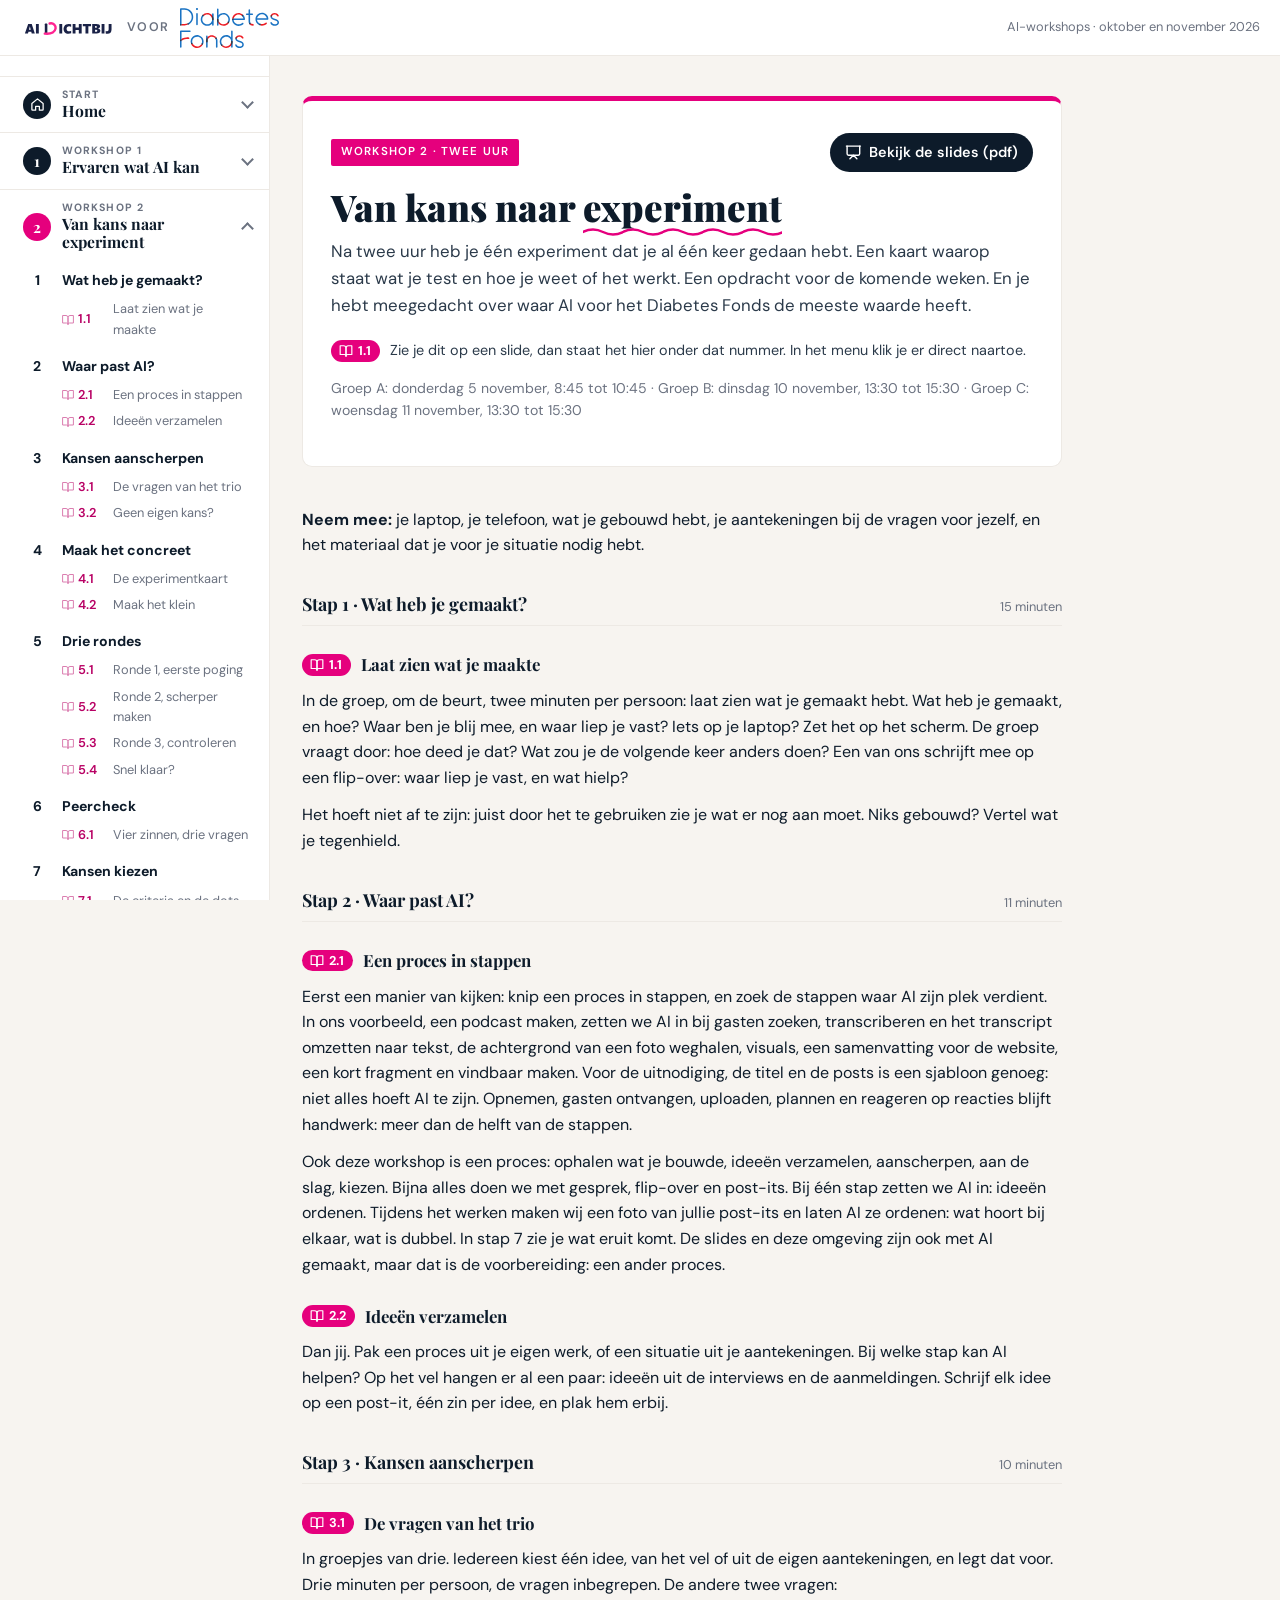
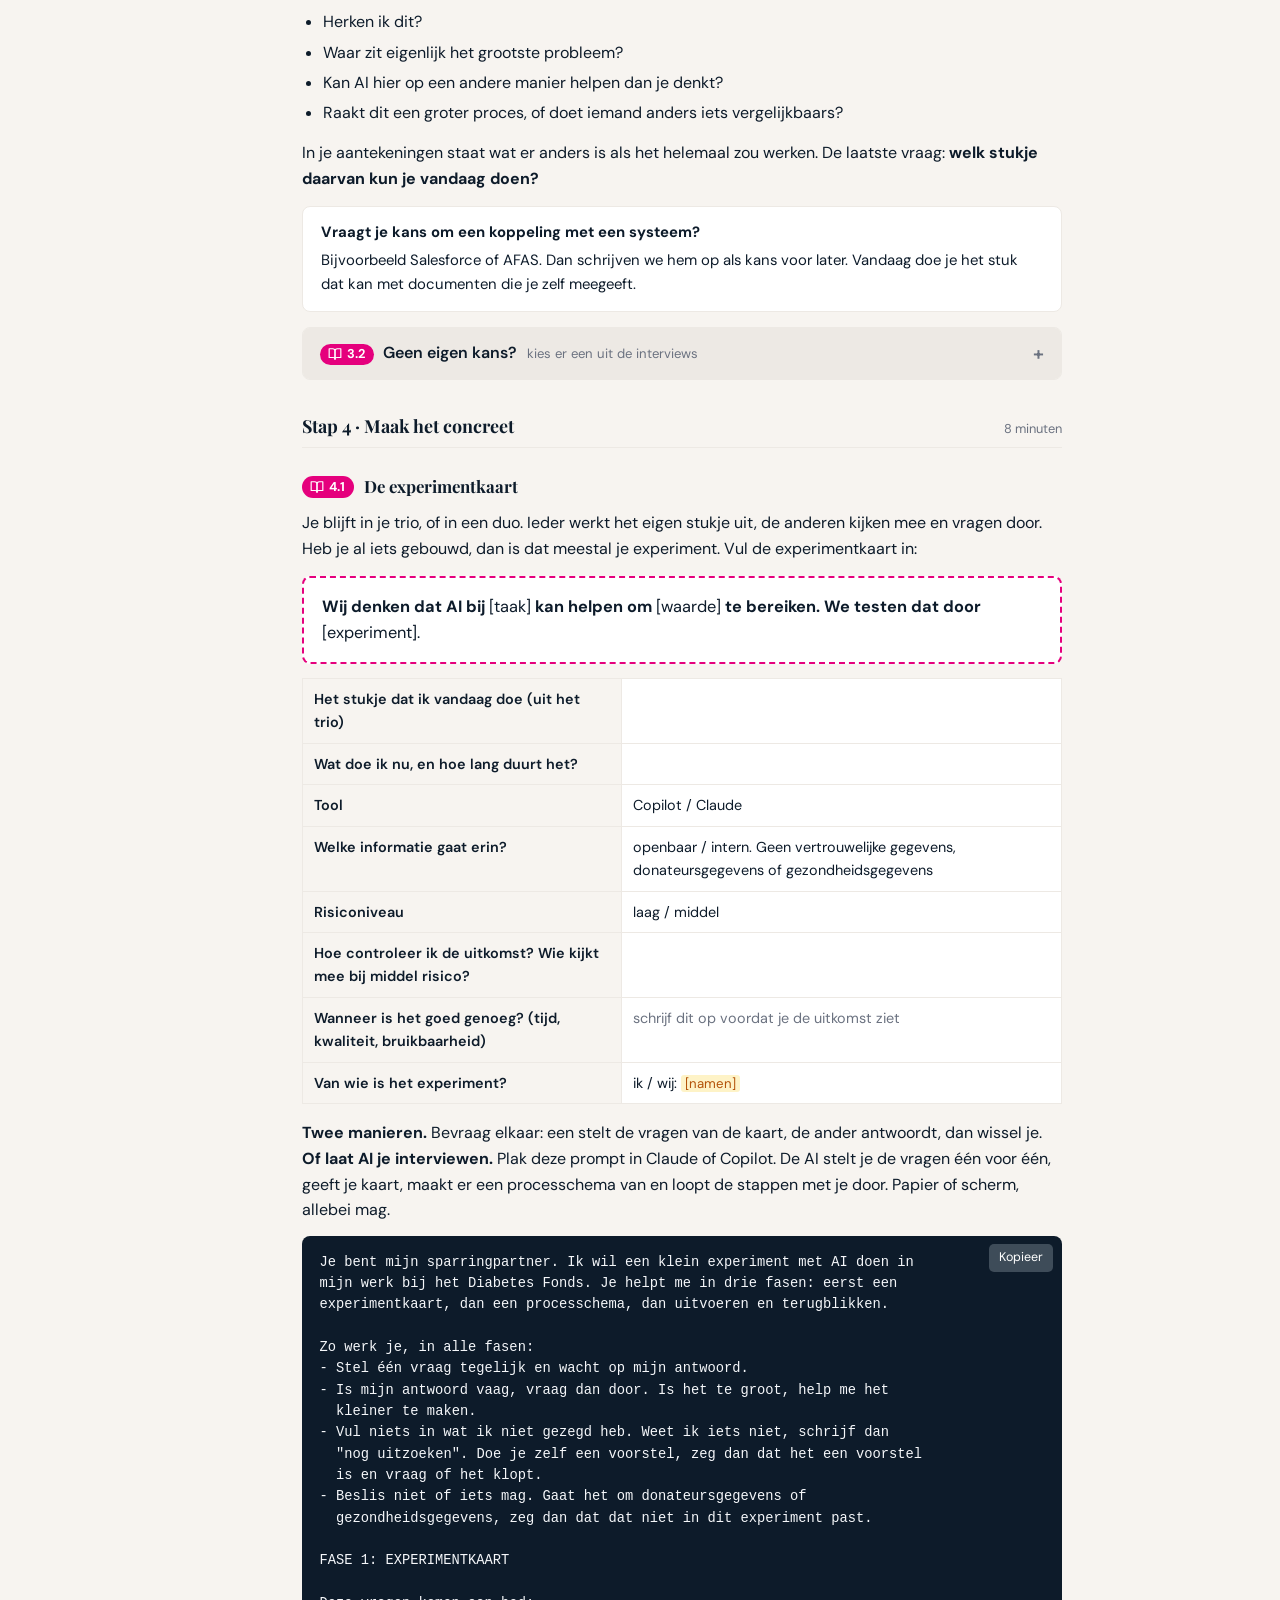
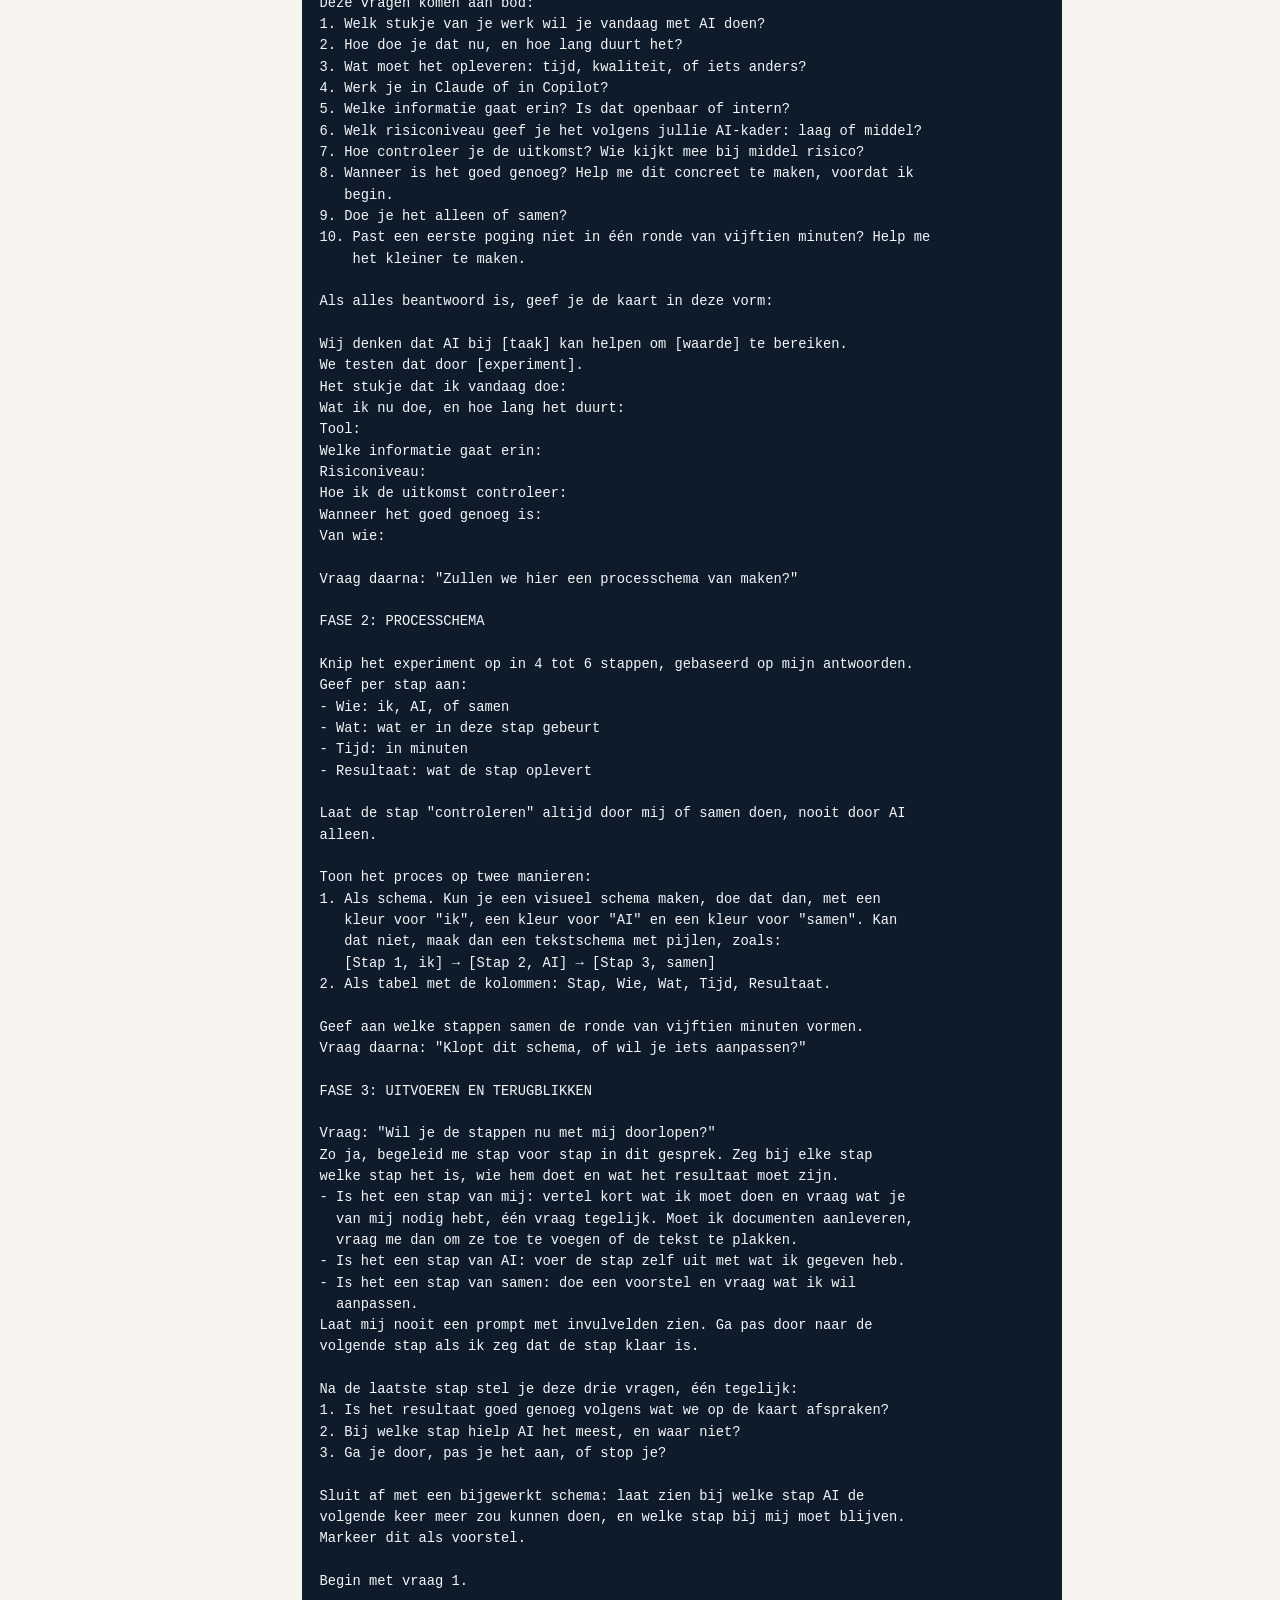
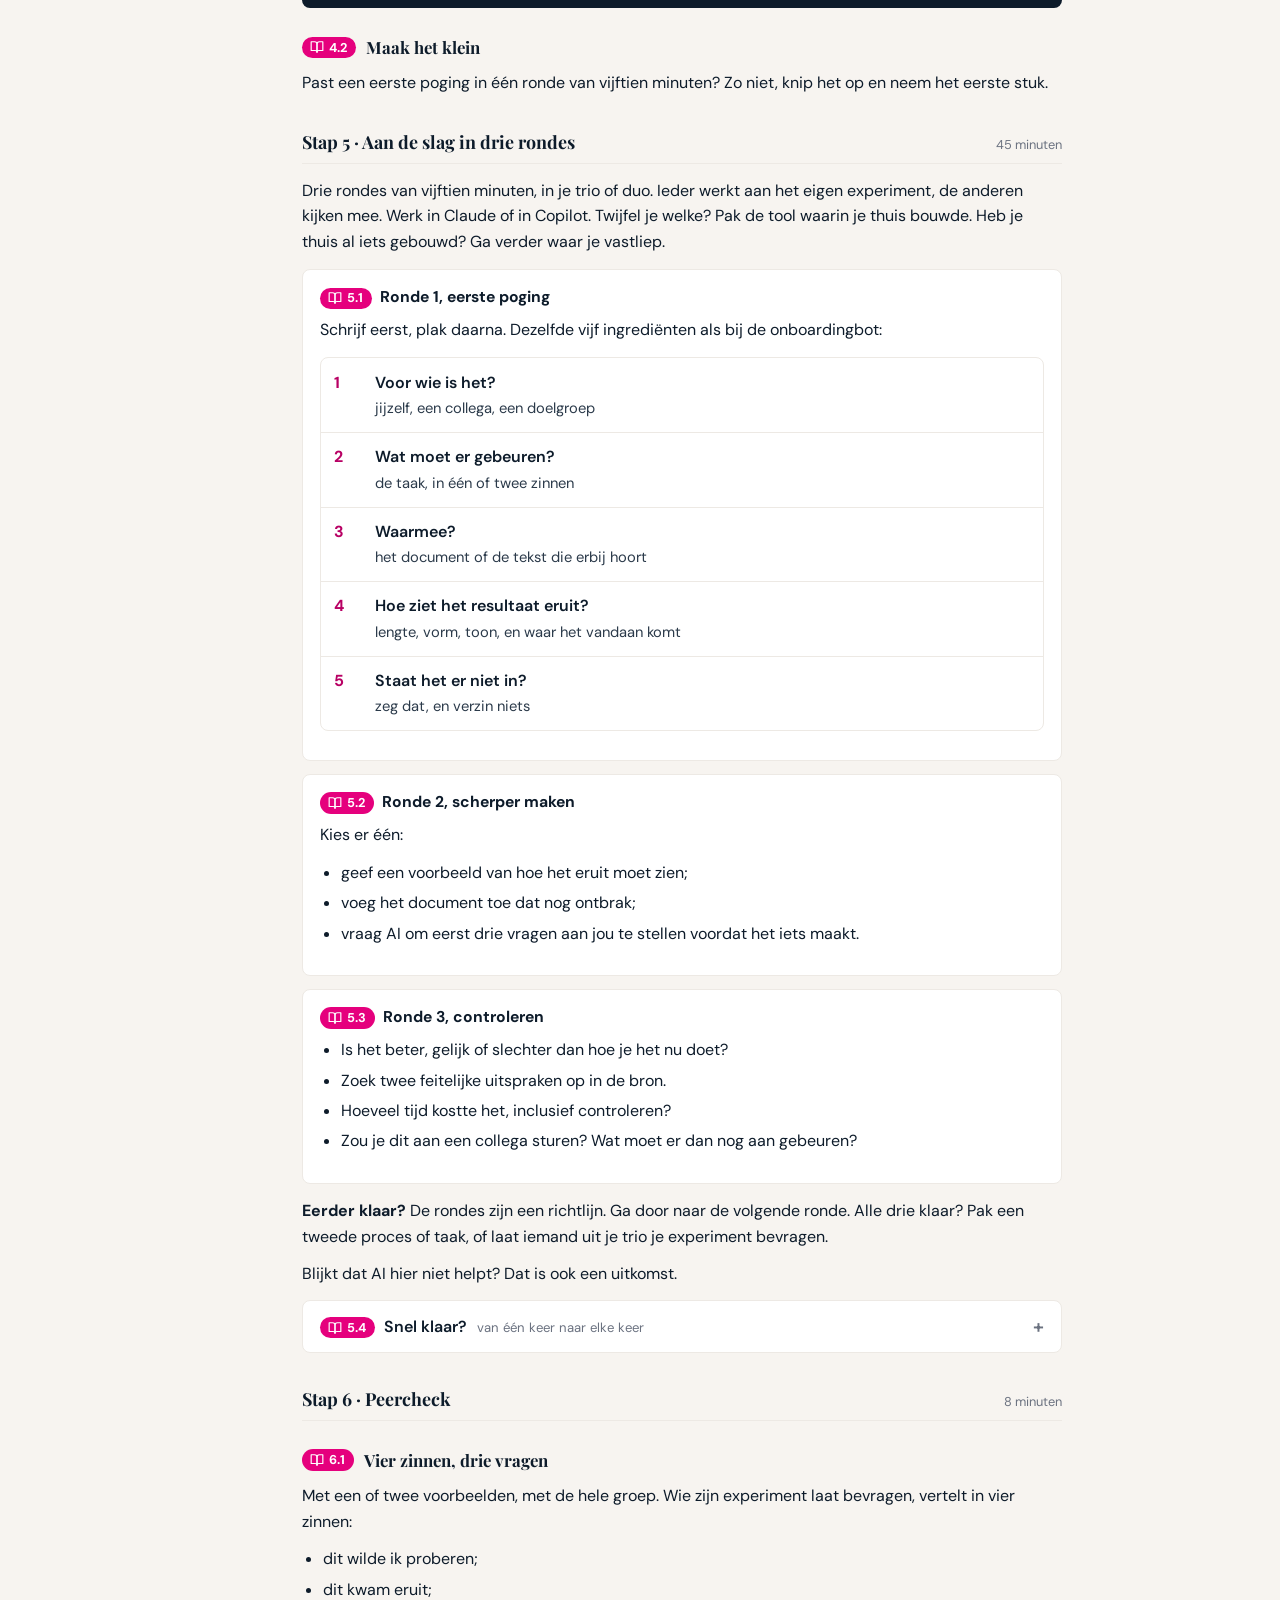
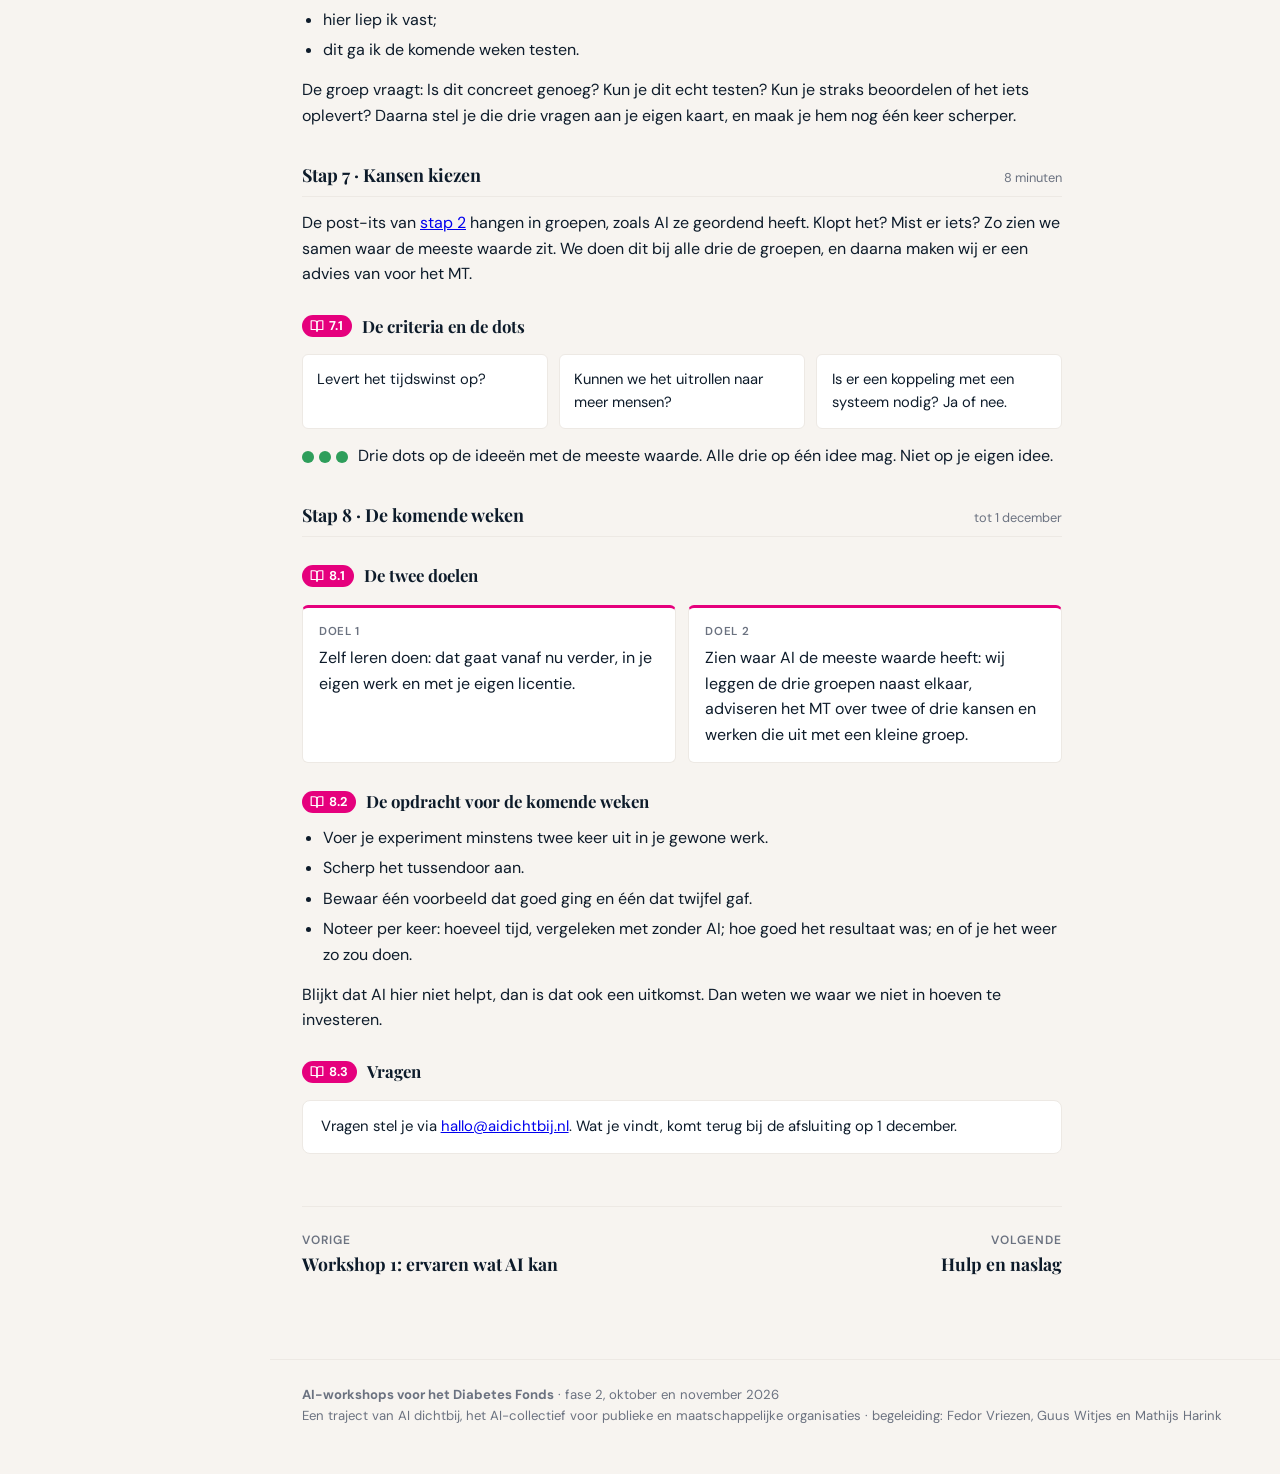
<file: reader/workshop-2.html>
<!DOCTYPE html>
<html lang="nl">
<head>
  <meta charset="UTF-8">
  <meta name="viewport" content="width=device-width, initial-scale=1.0">
  <meta name="robots" content="noindex, nofollow">
  <title>Workshop 2 · AI-workshops Diabetes Fonds</title>
  <meta name="description" content="Workshop 2: van kans naar experiment. De stappen, de kaarten en de opdracht voor de weken daarna.">
  <link rel="preconnect" href="https://fonts.googleapis.com">
  <link rel="preconnect" href="https://fonts.gstatic.com" crossorigin>
  <link href="https://fonts.googleapis.com/css2?family=Playfair+Display:wght@400;700;900&family=DM+Sans:wght@300;400;500;600&display=swap" rel="stylesheet">
  <link rel="stylesheet" href="site.css">
</head>
<body>

  <header class="topbar">
    <a class="cobrand" href="index.html" aria-label="Naar de startpagina">
      <img class="topbar-logo" src="aidichtbij-logo.svg" alt="AI dichtbij">
      <span class="voor">voor</span>
      <img class="df-logo" src="diabetesfonds-logo.svg" alt="Diabetes Fonds">
    </a>
    <span class="topbar-meta">AI-workshops · oktober en november 2026</span>
    <button class="menu-toggle" id="menuToggle" aria-expanded="false" aria-controls="sidebar">Menu</button>
  </header>

  <nav class="sidebar" id="sidebar" aria-label="Inhoud">
    <div class="nav-group" data-group>
      <div class="nav-main">
        <a class="nav-link head" href="index.html"><span class="nav-num"><svg width="15" height="15" viewBox="0 0 24 24" fill="none" stroke="currentColor" stroke-width="2" stroke-linecap="round" stroke-linejoin="round" aria-hidden="true"><path d="M3 10.5 12 3l9 7.5V20a1 1 0 0 1-1 1h-5v-6h-6v6H4a1 1 0 0 1-1-1z"/></svg></span><span class="nav-text"><span class="nav-kicker">Start</span><span class="nav-title">Home</span></span></a>
        <button class="nav-caret" type="button" aria-expanded="false" aria-controls="nav-home" aria-label="Start: onderdelen tonen of verbergen"></button>
      </div>
      <div class="nav-sub" id="nav-home" hidden>
        <a class="nav-link sub" href="index.html#overzicht"><span class="sub-num"></span><span>Zo loopt het</span></a>
        <a class="nav-link sub" href="index.html#voorbereiding"><span class="sub-num"></span><span>Voor je start</span></a>
        <a class="nav-link sub" href="index.html#onderdelen"><span class="sub-num"></span><span>Waar vind je wat</span></a>
      </div>
    </div>
    <div class="nav-group" data-group>
      <div class="nav-main">
        <a class="nav-link head" href="workshop-1.html"><span class="nav-num">1</span><span class="nav-text"><span class="nav-kicker">Workshop 1</span><span class="nav-title">Ervaren wat AI kan</span></span></a>
        <button class="nav-caret" type="button" aria-expanded="false" aria-controls="nav-w1" aria-label="Workshop 1: onderdelen tonen of verbergen"></button>
      </div>
      <div class="nav-sub" id="nav-w1" hidden>
        <a class="nav-link sub chap" href="workshop-1.html#w1-stap-1"><span class="sub-num">1</span><span>Het voorbeeld</span></a>
        <a class="nav-link sub chap" href="workshop-1.html#w1-stap-2"><span class="sub-num">2</span><span>Verschillende uitkomsten</span></a>
        <a class="nav-link sub rd" href="workshop-1.html#w1-2-1"><span class="rd-num"><svg viewBox="0 0 24 24" fill="none" stroke="currentColor" stroke-width="2" stroke-linecap="round" stroke-linejoin="round" aria-hidden="true"><path d="M2 3h6a4 4 0 0 1 4 4v14a3 3 0 0 0-3-3H2z"/><path d="M22 3h-6a4 4 0 0 0-4 4v14a3 3 0 0 1 3-3h7z"/></svg>2.1</span><span>De drie uitkomsten</span></a>
        <a class="nav-link sub rd" href="workshop-1.html#w1-2-2"><span class="rd-num"><svg viewBox="0 0 24 24" fill="none" stroke="currentColor" stroke-width="2" stroke-linecap="round" stroke-linejoin="round" aria-hidden="true"><path d="M2 3h6a4 4 0 0 1 4 4v14a3 3 0 0 0-3-3H2z"/><path d="M22 3h-6a4 4 0 0 0-4 4v14a3 3 0 0 1 3-3h7z"/></svg>2.2</span><span>Nu zelf, voor je eigen rol</span></a>
        <a class="nav-link sub rd" href="workshop-1.html#w1-2-3"><span class="rd-num"><svg viewBox="0 0 24 24" fill="none" stroke="currentColor" stroke-width="2" stroke-linecap="round" stroke-linejoin="round" aria-hidden="true"><path d="M2 3h6a4 4 0 0 1 4 4v14a3 3 0 0 0-3-3H2z"/><path d="M22 3h-6a4 4 0 0 0-4 4v14a3 3 0 0 1 3-3h7z"/></svg>2.3</span><span>Wat erachter zat</span></a>
        <a class="nav-link sub chap" href="workshop-1.html#w1-stap-3"><span class="sub-num">3</span><span>Je eigen onboardingbot</span></a>
        <a class="nav-link sub rd" href="workshop-1.html#w1-3-1"><span class="rd-num"><svg viewBox="0 0 24 24" fill="none" stroke="currentColor" stroke-width="2" stroke-linecap="round" stroke-linejoin="round" aria-hidden="true"><path d="M2 3h6a4 4 0 0 1 4 4v14a3 3 0 0 0-3-3H2z"/><path d="M22 3h-6a4 4 0 0 0-4 4v14a3 3 0 0 1 3-3h7z"/></svg>3.1</span><span>De vijf ingrediënten</span></a>
        <a class="nav-link sub rd" href="workshop-1.html#w1-3-2"><span class="rd-num"><svg viewBox="0 0 24 24" fill="none" stroke="currentColor" stroke-width="2" stroke-linecap="round" stroke-linejoin="round" aria-hidden="true"><path d="M2 3h6a4 4 0 0 1 4 4v14a3 3 0 0 0-3-3H2z"/><path d="M22 3h-6a4 4 0 0 0-4 4v14a3 3 0 0 1 3-3h7z"/></svg>3.2</span><span>Stel je bot vragen</span></a>
        <a class="nav-link sub rd" href="workshop-1.html#w1-3-3"><span class="rd-num"><svg viewBox="0 0 24 24" fill="none" stroke="currentColor" stroke-width="2" stroke-linecap="round" stroke-linejoin="round" aria-hidden="true"><path d="M2 3h6a4 4 0 0 1 4 4v14a3 3 0 0 0-3-3H2z"/><path d="M22 3h-6a4 4 0 0 0-4 4v14a3 3 0 0 1 3-3h7z"/></svg>3.3</span><span>Vastgelopen, of klaar?</span></a>
        <a class="nav-link sub chap" href="workshop-1.html#w1-stap-4"><span class="sub-num">4</span><span>Kritisch kijken</span></a>
        <a class="nav-link sub rd" href="workshop-1.html#w1-4-1"><span class="rd-num"><svg viewBox="0 0 24 24" fill="none" stroke="currentColor" stroke-width="2" stroke-linecap="round" stroke-linejoin="round" aria-hidden="true"><path d="M2 3h6a4 4 0 0 1 4 4v14a3 3 0 0 0-3-3H2z"/><path d="M22 3h-6a4 4 0 0 0-4 4v14a3 3 0 0 1 3-3h7z"/></svg>4.1</span><span>De testkaart</span></a>
        <a class="nav-link sub chap" href="workshop-1.html#w1-stap-5"><span class="sub-num">5</span><span>Zo kan het ook</span></a>
        <a class="nav-link sub rd" href="workshop-1.html#w1-5-1"><span class="rd-num"><svg viewBox="0 0 24 24" fill="none" stroke="currentColor" stroke-width="2" stroke-linecap="round" stroke-linejoin="round" aria-hidden="true"><path d="M2 3h6a4 4 0 0 1 4 4v14a3 3 0 0 0-3-3H2z"/><path d="M22 3h-6a4 4 0 0 0-4 4v14a3 3 0 0 1 3-3h7z"/></svg>5.1</span><span>Quiz en video</span></a>
        <a class="nav-link sub chap" href="workshop-1.html#w1-stap-6"><span class="sub-num">6</span><span>Terug naar je eigen werk</span></a>
        <a class="nav-link sub rd" href="workshop-1.html#w1-6-1"><span class="rd-num"><svg viewBox="0 0 24 24" fill="none" stroke="currentColor" stroke-width="2" stroke-linecap="round" stroke-linejoin="round" aria-hidden="true"><path d="M2 3h6a4 4 0 0 1 4 4v14a3 3 0 0 0-3-3H2z"/><path d="M22 3h-6a4 4 0 0 0-4 4v14a3 3 0 0 1 3-3h7z"/></svg>6.1</span><span>De signalen</span></a>
        <a class="nav-link sub chap" href="workshop-1.html#tussendoor"><span class="sub-num">7</span><span>Tussen de workshops</span></a>
        <a class="nav-link sub rd" href="workshop-1.html#bouwopdracht"><span class="rd-num"><svg viewBox="0 0 24 24" fill="none" stroke="currentColor" stroke-width="2" stroke-linecap="round" stroke-linejoin="round" aria-hidden="true"><path d="M2 3h6a4 4 0 0 1 4 4v14a3 3 0 0 0-3-3H2z"/><path d="M22 3h-6a4 4 0 0 0-4 4v14a3 3 0 0 1 3-3h7z"/></svg>7.1</span><span>Bouw één ding</span></a>
        <a class="nav-link sub rd" href="workshop-1.html#werkblad"><span class="rd-num"><svg viewBox="0 0 24 24" fill="none" stroke="currentColor" stroke-width="2" stroke-linecap="round" stroke-linejoin="round" aria-hidden="true"><path d="M2 3h6a4 4 0 0 1 4 4v14a3 3 0 0 0-3-3H2z"/><path d="M22 3h-6a4 4 0 0 0-4 4v14a3 3 0 0 1 3-3h7z"/></svg>7.2</span><span>Vragen voor jezelf</span></a>
        <a class="nav-link sub rd" href="workshop-1.html#spreekuur"><span class="rd-num"><svg viewBox="0 0 24 24" fill="none" stroke="currentColor" stroke-width="2" stroke-linecap="round" stroke-linejoin="round" aria-hidden="true"><path d="M2 3h6a4 4 0 0 1 4 4v14a3 3 0 0 0-3-3H2z"/><path d="M22 3h-6a4 4 0 0 0-4 4v14a3 3 0 0 1 3-3h7z"/></svg>7.3</span><span>Het spreekuur</span></a>
      </div>
    </div>
    <div class="nav-group current" data-group>
      <div class="nav-main">
        <a class="nav-link head" href="workshop-2.html" aria-current="page"><span class="nav-num">2</span><span class="nav-text"><span class="nav-kicker">Workshop 2</span><span class="nav-title">Van kans naar experiment</span></span></a>
        <button class="nav-caret" type="button" aria-expanded="false" aria-controls="nav-w2" aria-label="Workshop 2: onderdelen tonen of verbergen"></button>
      </div>
      <div class="nav-sub" id="nav-w2" hidden>
        <a class="nav-link sub chap" href="workshop-2.html#w2-opening"><span class="sub-num">1</span><span>Wat heb je gemaakt?</span></a>
        <a class="nav-link sub rd" href="workshop-2.html#w2-1-1"><span class="rd-num"><svg viewBox="0 0 24 24" fill="none" stroke="currentColor" stroke-width="2" stroke-linecap="round" stroke-linejoin="round" aria-hidden="true"><path d="M2 3h6a4 4 0 0 1 4 4v14a3 3 0 0 0-3-3H2z"/><path d="M22 3h-6a4 4 0 0 0-4 4v14a3 3 0 0 1 3-3h7z"/></svg>1.1</span><span>Laat zien wat je maakte</span></a>
        <a class="nav-link sub chap" href="workshop-2.html#w2-voorbeeld"><span class="sub-num">2</span><span>Waar past AI?</span></a>
        <a class="nav-link sub rd" href="workshop-2.html#w2-2-1"><span class="rd-num"><svg viewBox="0 0 24 24" fill="none" stroke="currentColor" stroke-width="2" stroke-linecap="round" stroke-linejoin="round" aria-hidden="true"><path d="M2 3h6a4 4 0 0 1 4 4v14a3 3 0 0 0-3-3H2z"/><path d="M22 3h-6a4 4 0 0 0-4 4v14a3 3 0 0 1 3-3h7z"/></svg>2.1</span><span>Een proces in stappen</span></a>
        <a class="nav-link sub rd" href="workshop-2.html#w2-2-2"><span class="rd-num"><svg viewBox="0 0 24 24" fill="none" stroke="currentColor" stroke-width="2" stroke-linecap="round" stroke-linejoin="round" aria-hidden="true"><path d="M2 3h6a4 4 0 0 1 4 4v14a3 3 0 0 0-3-3H2z"/><path d="M22 3h-6a4 4 0 0 0-4 4v14a3 3 0 0 1 3-3h7z"/></svg>2.2</span><span>Ideeën verzamelen</span></a>
        <a class="nav-link sub chap" href="workshop-2.html#w2-kansen"><span class="sub-num">3</span><span>Kansen aanscherpen</span></a>
        <a class="nav-link sub rd" href="workshop-2.html#w2-3-1"><span class="rd-num"><svg viewBox="0 0 24 24" fill="none" stroke="currentColor" stroke-width="2" stroke-linecap="round" stroke-linejoin="round" aria-hidden="true"><path d="M2 3h6a4 4 0 0 1 4 4v14a3 3 0 0 0-3-3H2z"/><path d="M22 3h-6a4 4 0 0 0-4 4v14a3 3 0 0 1 3-3h7z"/></svg>3.1</span><span>De vragen van het trio</span></a>
        <a class="nav-link sub rd" href="workshop-2.html#w2-3-2"><span class="rd-num"><svg viewBox="0 0 24 24" fill="none" stroke="currentColor" stroke-width="2" stroke-linecap="round" stroke-linejoin="round" aria-hidden="true"><path d="M2 3h6a4 4 0 0 1 4 4v14a3 3 0 0 0-3-3H2z"/><path d="M22 3h-6a4 4 0 0 0-4 4v14a3 3 0 0 1 3-3h7z"/></svg>3.2</span><span>Geen eigen kans?</span></a>
        <a class="nav-link sub chap" href="workshop-2.html#w2-kiezen"><span class="sub-num">4</span><span>Maak het concreet</span></a>
        <a class="nav-link sub rd" href="workshop-2.html#w2-4-1"><span class="rd-num"><svg viewBox="0 0 24 24" fill="none" stroke="currentColor" stroke-width="2" stroke-linecap="round" stroke-linejoin="round" aria-hidden="true"><path d="M2 3h6a4 4 0 0 1 4 4v14a3 3 0 0 0-3-3H2z"/><path d="M22 3h-6a4 4 0 0 0-4 4v14a3 3 0 0 1 3-3h7z"/></svg>4.1</span><span>De experimentkaart</span></a>
        <a class="nav-link sub rd" href="workshop-2.html#w2-4-2"><span class="rd-num"><svg viewBox="0 0 24 24" fill="none" stroke="currentColor" stroke-width="2" stroke-linecap="round" stroke-linejoin="round" aria-hidden="true"><path d="M2 3h6a4 4 0 0 1 4 4v14a3 3 0 0 0-3-3H2z"/><path d="M22 3h-6a4 4 0 0 0-4 4v14a3 3 0 0 1 3-3h7z"/></svg>4.2</span><span>Maak het klein</span></a>
        <a class="nav-link sub chap" href="workshop-2.html#w2-atelier"><span class="sub-num">5</span><span>Drie rondes</span></a>
        <a class="nav-link sub rd" href="workshop-2.html#w2-5-1"><span class="rd-num"><svg viewBox="0 0 24 24" fill="none" stroke="currentColor" stroke-width="2" stroke-linecap="round" stroke-linejoin="round" aria-hidden="true"><path d="M2 3h6a4 4 0 0 1 4 4v14a3 3 0 0 0-3-3H2z"/><path d="M22 3h-6a4 4 0 0 0-4 4v14a3 3 0 0 1 3-3h7z"/></svg>5.1</span><span>Ronde 1, eerste poging</span></a>
        <a class="nav-link sub rd" href="workshop-2.html#w2-5-2"><span class="rd-num"><svg viewBox="0 0 24 24" fill="none" stroke="currentColor" stroke-width="2" stroke-linecap="round" stroke-linejoin="round" aria-hidden="true"><path d="M2 3h6a4 4 0 0 1 4 4v14a3 3 0 0 0-3-3H2z"/><path d="M22 3h-6a4 4 0 0 0-4 4v14a3 3 0 0 1 3-3h7z"/></svg>5.2</span><span>Ronde 2, scherper maken</span></a>
        <a class="nav-link sub rd" href="workshop-2.html#w2-5-3"><span class="rd-num"><svg viewBox="0 0 24 24" fill="none" stroke="currentColor" stroke-width="2" stroke-linecap="round" stroke-linejoin="round" aria-hidden="true"><path d="M2 3h6a4 4 0 0 1 4 4v14a3 3 0 0 0-3-3H2z"/><path d="M22 3h-6a4 4 0 0 0-4 4v14a3 3 0 0 1 3-3h7z"/></svg>5.3</span><span>Ronde 3, controleren</span></a>
        <a class="nav-link sub rd" href="workshop-2.html#w2-5-4"><span class="rd-num"><svg viewBox="0 0 24 24" fill="none" stroke="currentColor" stroke-width="2" stroke-linecap="round" stroke-linejoin="round" aria-hidden="true"><path d="M2 3h6a4 4 0 0 1 4 4v14a3 3 0 0 0-3-3H2z"/><path d="M22 3h-6a4 4 0 0 0-4 4v14a3 3 0 0 1 3-3h7z"/></svg>5.4</span><span>Snel klaar?</span></a>
        <a class="nav-link sub chap" href="workshop-2.html#w2-peercheck"><span class="sub-num">6</span><span>Peercheck</span></a>
        <a class="nav-link sub rd" href="workshop-2.html#w2-6-1"><span class="rd-num"><svg viewBox="0 0 24 24" fill="none" stroke="currentColor" stroke-width="2" stroke-linecap="round" stroke-linejoin="round" aria-hidden="true"><path d="M2 3h6a4 4 0 0 1 4 4v14a3 3 0 0 0-3-3H2z"/><path d="M22 3h-6a4 4 0 0 0-4 4v14a3 3 0 0 1 3-3h7z"/></svg>6.1</span><span>Vier zinnen, drie vragen</span></a>
        <a class="nav-link sub chap" href="workshop-2.html#w2-dots"><span class="sub-num">7</span><span>Kansen kiezen</span></a>
        <a class="nav-link sub rd" href="workshop-2.html#w2-7-1"><span class="rd-num"><svg viewBox="0 0 24 24" fill="none" stroke="currentColor" stroke-width="2" stroke-linecap="round" stroke-linejoin="round" aria-hidden="true"><path d="M2 3h6a4 4 0 0 1 4 4v14a3 3 0 0 0-3-3H2z"/><path d="M22 3h-6a4 4 0 0 0-4 4v14a3 3 0 0 1 3-3h7z"/></svg>7.1</span><span>De criteria en de dots</span></a>
        <a class="nav-link sub chap" href="workshop-2.html#w2-praktijk"><span class="sub-num">8</span><span>De komende weken</span></a>
        <a class="nav-link sub rd" href="workshop-2.html#w2-8-1"><span class="rd-num"><svg viewBox="0 0 24 24" fill="none" stroke="currentColor" stroke-width="2" stroke-linecap="round" stroke-linejoin="round" aria-hidden="true"><path d="M2 3h6a4 4 0 0 1 4 4v14a3 3 0 0 0-3-3H2z"/><path d="M22 3h-6a4 4 0 0 0-4 4v14a3 3 0 0 1 3-3h7z"/></svg>8.1</span><span>De twee doelen</span></a>
        <a class="nav-link sub rd" href="workshop-2.html#w2-8-2"><span class="rd-num"><svg viewBox="0 0 24 24" fill="none" stroke="currentColor" stroke-width="2" stroke-linecap="round" stroke-linejoin="round" aria-hidden="true"><path d="M2 3h6a4 4 0 0 1 4 4v14a3 3 0 0 0-3-3H2z"/><path d="M22 3h-6a4 4 0 0 0-4 4v14a3 3 0 0 1 3-3h7z"/></svg>8.2</span><span>De opdracht</span></a>
        <a class="nav-link sub rd" href="workshop-2.html#w2-8-3"><span class="rd-num"><svg viewBox="0 0 24 24" fill="none" stroke="currentColor" stroke-width="2" stroke-linecap="round" stroke-linejoin="round" aria-hidden="true"><path d="M2 3h6a4 4 0 0 1 4 4v14a3 3 0 0 0-3-3H2z"/><path d="M22 3h-6a4 4 0 0 0-4 4v14a3 3 0 0 1 3-3h7z"/></svg>8.3</span><span>Vragen</span></a>
      </div>
    </div>
    <div class="nav-group" data-group>
      <div class="nav-main">
        <a class="nav-link head" href="hulp.html"><span class="nav-num">?</span><span class="nav-text"><span class="nav-kicker">Hulp</span><span class="nav-title">Naslag en tips</span></span></a>
        <button class="nav-caret" type="button" aria-expanded="false" aria-controls="nav-hulp" aria-label="Hulp: onderdelen tonen of verbergen"></button>
      </div>
      <div class="nav-sub" id="nav-hulp" hidden>
        <a class="nav-link sub" href="hulp.html#werkwijzen"><span class="sub-num"></span><span>De werkwijzen uit de training</span></a>
        <a class="nav-link sub" href="hulp.html#instructie"><span class="sub-num"></span><span>Een goede instructie</span></a>
        <a class="nav-link sub" href="hulp.html#prompts"><span class="sub-num"></span><span>Voorbeeldprompts</span></a>
        <a class="nav-link sub" href="hulp.html#leren"><span class="sub-num"></span><span>Verder leren</span></a>
        <a class="nav-link sub" href="hulp.html#ai-kader"><span class="sub-num"></span><span>AI-kader Diabetes Fonds</span></a>
        <a class="nav-link sub" href="hulp.html#vragen"><span class="sub-num"></span><span>Veelgestelde vragen</span></a>
      </div>
    </div>
  </nav>

  <main class="main">

    <section class="hero">
      <div class="hero-top">
        <span class="label-bar">Workshop 2 · twee uur</span>
        <a class="slides-btn" href="slides/workshop-2-slides.pdf" target="_blank" rel="noopener"><svg viewBox="0 0 24 24" fill="none" stroke="currentColor" stroke-width="2" stroke-linecap="round" stroke-linejoin="round" aria-hidden="true"><path d="M2 3h20"/><path d="M21 3v11a2 2 0 0 1-2 2H5a2 2 0 0 1-2-2V3"/><path d="m7 21 5-5 5 5"/></svg>Bekijk de slides (pdf)</a>
      </div>
      <h1>Van kans naar <span class="wave">experiment</span></h1>
      <p class="hero-sub">Na twee uur heb je één experiment dat je al één keer gedaan hebt. Een kaart waarop staat wat je test en hoe je weet of het werkt. Een opdracht voor de komende weken. En je hebt meegedacht over waar AI voor het Diabetes Fonds de meeste waarde heeft.</p>
      <p class="reader-hint"><span class="rnum"><svg viewBox="0 0 24 24" fill="none" stroke="currentColor" stroke-width="2" stroke-linecap="round" stroke-linejoin="round" aria-hidden="true"><path d="M2 3h6a4 4 0 0 1 4 4v14a3 3 0 0 0-3-3H2z"/><path d="M22 3h-6a4 4 0 0 0-4 4v14a3 3 0 0 1 3-3h7z"/></svg>1.1</span> Zie je dit op een slide, dan staat het hier onder dat nummer. In het menu klik je er direct naartoe.</p>
      <p class="groups-line">Groep A: donderdag 5 november, 8:45 tot 10:45 · Groep B: dinsdag 10 november, 13:30 tot 15:30 · Groep C: woensdag 11 november, 13:30 tot 15:30</p>
    </section>

    <section class="section" id="workshop-2">

      <p><strong>Neem mee:</strong> je laptop, je telefoon, wat je gebouwd hebt, je aantekeningen bij de vragen voor jezelf, en het materiaal dat je voor je situatie nodig hebt.</p>

      <div class="step" id="w2-opening">
        <div class="step-head"><h3>Stap 1 · Wat heb je gemaakt?</h3><span class="step-time">15 minuten</span></div>
        <div class="rmark" id="w2-1-1"><span class="rnum"><svg viewBox="0 0 24 24" fill="none" stroke="currentColor" stroke-width="2" stroke-linecap="round" stroke-linejoin="round" aria-hidden="true"><path d="M2 3h6a4 4 0 0 1 4 4v14a3 3 0 0 0-3-3H2z"/><path d="M22 3h-6a4 4 0 0 0-4 4v14a3 3 0 0 1 3-3h7z"/></svg>1.1</span><span>Laat zien wat je maakte</span></div>
        <p>In de groep, om de beurt, twee minuten per persoon: laat zien wat je gemaakt hebt. Wat heb je gemaakt, en hoe? Waar ben je blij mee, en waar liep je vast? Iets op je laptop? Zet het op het scherm. De groep vraagt door: hoe deed je dat? Wat zou je de volgende keer anders doen? Een van ons schrijft mee op een flip-over: waar liep je vast, en wat hielp?</p>
        <p>Het hoeft niet af te zijn: juist door het te gebruiken zie je wat er nog aan moet. Niks gebouwd? Vertel wat je tegenhield.</p>
      </div>

      <div class="step" id="w2-voorbeeld">
        <div class="step-head"><h3>Stap 2 · Waar past AI?</h3><span class="step-time">11 minuten</span></div>
        <div class="rmark" id="w2-2-1"><span class="rnum"><svg viewBox="0 0 24 24" fill="none" stroke="currentColor" stroke-width="2" stroke-linecap="round" stroke-linejoin="round" aria-hidden="true"><path d="M2 3h6a4 4 0 0 1 4 4v14a3 3 0 0 0-3-3H2z"/><path d="M22 3h-6a4 4 0 0 0-4 4v14a3 3 0 0 1 3-3h7z"/></svg>2.1</span><span>Een proces in stappen</span></div>
        <p>Eerst een manier van kijken: knip een proces in stappen, en zoek de stappen waar AI zijn plek verdient. In ons voorbeeld, een podcast maken, zetten we AI in bij gasten zoeken, transcriberen en het transcript omzetten naar tekst, de achtergrond van een foto weghalen, visuals, een samenvatting voor de website, een kort fragment en vindbaar maken. Voor de uitnodiging, de titel en de posts is een sjabloon genoeg: niet alles hoeft AI te zijn. Opnemen, gasten ontvangen, uploaden, plannen en reageren op reacties blijft handwerk: meer dan de helft van de stappen.</p>
        <p>Ook deze workshop is een proces: ophalen wat je bouwde, ideeën verzamelen, aanscherpen, aan de slag, kiezen. Bijna alles doen we met gesprek, flip-over en post-its. Bij één stap zetten we AI in: ideeën ordenen. Tijdens het werken maken wij een foto van jullie post-its en laten AI ze ordenen: wat hoort bij elkaar, wat is dubbel. In stap 7 zie je wat eruit komt. De slides en deze omgeving zijn ook met AI gemaakt, maar dat is de voorbereiding: een ander proces.</p>
        <div class="rmark" id="w2-2-2"><span class="rnum"><svg viewBox="0 0 24 24" fill="none" stroke="currentColor" stroke-width="2" stroke-linecap="round" stroke-linejoin="round" aria-hidden="true"><path d="M2 3h6a4 4 0 0 1 4 4v14a3 3 0 0 0-3-3H2z"/><path d="M22 3h-6a4 4 0 0 0-4 4v14a3 3 0 0 1 3-3h7z"/></svg>2.2</span><span>Ideeën verzamelen</span></div>
        <p>Dan jij. Pak een proces uit je eigen werk, of een situatie uit je aantekeningen. Bij welke stap kan AI helpen? Op het vel hangen er al een paar: ideeën uit de interviews en de aanmeldingen. Schrijf elk idee op een post-it, één zin per idee, en plak hem erbij.</p>
      </div>

      <div class="step" id="w2-kansen">
        <div class="step-head"><h3>Stap 3 · Kansen aanscherpen</h3><span class="step-time">10 minuten</span></div>
        <div class="rmark" id="w2-3-1"><span class="rnum"><svg viewBox="0 0 24 24" fill="none" stroke="currentColor" stroke-width="2" stroke-linecap="round" stroke-linejoin="round" aria-hidden="true"><path d="M2 3h6a4 4 0 0 1 4 4v14a3 3 0 0 0-3-3H2z"/><path d="M22 3h-6a4 4 0 0 0-4 4v14a3 3 0 0 1 3-3h7z"/></svg>3.1</span><span>De vragen van het trio</span></div>
        <p>In groepjes van drie. Iedereen kiest één idee, van het vel of uit de eigen aantekeningen, en legt dat voor. Drie minuten per persoon, de vragen inbegrepen. De andere twee vragen:</p>
        <ul>
          <li>Herken ik dit?</li>
          <li>Waar zit eigenlijk het grootste probleem?</li>
          <li>Kan AI hier op een andere manier helpen dan je denkt?</li>
          <li>Raakt dit een groter proces, of doet iemand anders iets vergelijkbaars?</li>
        </ul>
        <p>In je aantekeningen staat wat er anders is als het helemaal zou werken. De laatste vraag: <strong>welk stukje daarvan kun je vandaag doen?</strong></p>
        <div class="note">
          <strong>Vraagt je kans om een koppeling met een systeem?</strong>
          Bijvoorbeeld Salesforce of AFAS. Dan schrijven we hem op als kans voor later. Vandaag doe je het stuk dat kan met documenten die je zelf meegeeft.
        </div>
        <details class="fold reserve" id="w2-3-2">
          <summary><span class="sum-text"><span class="rnum"><svg viewBox="0 0 24 24" fill="none" stroke="currentColor" stroke-width="2" stroke-linecap="round" stroke-linejoin="round" aria-hidden="true"><path d="M2 3h6a4 4 0 0 1 4 4v14a3 3 0 0 0-3-3H2z"/><path d="M22 3h-6a4 4 0 0 0-4 4v14a3 3 0 0 1 3-3h7z"/></svg>3.2</span>Geen eigen kans? <span class="hint">kies er een uit de interviews</span></span></summary>
          <div class="fold-body">
            <p>Allemaal genoemd in de gesprekken van fase 1, allemaal laag risico, en allemaal te doen met documenten die je zelf meegeeft.</p>
            <div class="table-wrap">
              <table>
                <thead><tr><th>Groep</th><th>Kansen</th></tr></thead>
                <tbody>
                  <tr><td>Marketing, communicatie en fondsenwerving</td><td>een persbericht of tekst scherper maken op structuur en leesbaarheid; een tekst controleren op toon en huisstijl; varianten van één tekst voor verschillende doelgroepen; een campagnebriefing uit bestaande stukken</td></tr>
                  <tr><td>Ondersteunende diensten</td><td>notulen en actiepunten uit aantekeningen (zonder persoonsgegevens); een lastige mail tactvol formuleren; veelgestelde vragen uit een regeling of beleidsdocument halen; de planning en prioriteiten van een week ordenen</td></tr>
                  <tr><td>Kennis, onderzoek en inhoud</td><td>een wetenschappelijk artikel samenvatten voor een breed publiek; RvT-Highlights uit input van collega's; een korte samenvatting van een paar nieuwsbronnen; een eerste versie van een MT-stuk met beslispunten</td></tr>
                  <tr><td>Iedereen</td><td>de onboardingbot uit workshop 1, aangepast voor je eigen team</td></tr>
                </tbody>
              </table>
            </div>
          </div>
        </details>
      </div>

      <div class="step" id="w2-kiezen">
        <div class="step-head"><h3>Stap 4 · Maak het concreet</h3><span class="step-time">8 minuten</span></div>
        <div class="rmark" id="w2-4-1"><span class="rnum"><svg viewBox="0 0 24 24" fill="none" stroke="currentColor" stroke-width="2" stroke-linecap="round" stroke-linejoin="round" aria-hidden="true"><path d="M2 3h6a4 4 0 0 1 4 4v14a3 3 0 0 0-3-3H2z"/><path d="M22 3h-6a4 4 0 0 0-4 4v14a3 3 0 0 1 3-3h7z"/></svg>4.1</span><span>De experimentkaart</span></div>
        <p>Je blijft in je trio, of in een duo. Ieder werkt het eigen stukje uit, de anderen kijken mee en vragen door. Heb je al iets gebouwd, dan is dat meestal je experiment. Vul de experimentkaart in:</p>
        <div class="sentence"><strong>Wij denken dat AI bij</strong> [taak] <strong>kan helpen om</strong> [waarde] <strong>te bereiken. We testen dat door</strong> [experiment].</div>
        <div class="table-wrap">
          <table>
            <tbody>
              <tr><th style="width:42%">Het stukje dat ik vandaag doe (uit het trio)</th><td></td></tr>
              <tr><th>Wat doe ik nu, en hoe lang duurt het?</th><td></td></tr>
              <tr><th>Tool</th><td>Copilot / Claude</td></tr>
              <tr><th>Welke informatie gaat erin?</th><td>openbaar / intern. Geen vertrouwelijke gegevens, donateursgegevens of gezondheidsgegevens</td></tr>
              <tr><th>Risiconiveau</th><td>laag / middel</td></tr>
              <tr><th>Hoe controleer ik de uitkomst? Wie kijkt mee bij middel risico?</th><td></td></tr>
              <tr><th>Wanneer is het goed genoeg? (tijd, kwaliteit, bruikbaarheid)</th><td><span style="color:var(--muted)">schrijf dit op voordat je de uitkomst ziet</span></td></tr>
              <tr><th>Van wie is het experiment?</th><td>ik / wij: <span class="ph">[namen]</span></td></tr>
            </tbody>
          </table>
        </div>
        <p><strong>Twee manieren.</strong> Bevraag elkaar: een stelt de vragen van de kaart, de ander antwoordt, dan wissel je. <strong>Of laat AI je interviewen.</strong> Plak deze prompt in Claude of Copilot. De AI stelt je de vragen één voor één, geeft je kaart, maakt er een processchema van en loopt de stappen met je door. Papier of scherm, allebei mag.</p>
        <div class="prompt"><button class="copy-btn" type="button">Kopieer</button><pre>Je bent mijn sparringpartner. Ik wil een klein experiment met AI doen in
mijn werk bij het Diabetes Fonds. Je helpt me in drie fasen: eerst een
experimentkaart, dan een processchema, dan uitvoeren en terugblikken.

Zo werk je, in alle fasen:
- Stel één vraag tegelijk en wacht op mijn antwoord.
- Is mijn antwoord vaag, vraag dan door. Is het te groot, help me het
  kleiner te maken.
- Vul niets in wat ik niet gezegd heb. Weet ik iets niet, schrijf dan
  "nog uitzoeken". Doe je zelf een voorstel, zeg dan dat het een voorstel
  is en vraag of het klopt.
- Beslis niet of iets mag. Gaat het om donateursgegevens of
  gezondheidsgegevens, zeg dan dat dat niet in dit experiment past.

FASE 1: EXPERIMENTKAART

Deze vragen komen aan bod:
1. Welk stukje van je werk wil je vandaag met AI doen?
2. Hoe doe je dat nu, en hoe lang duurt het?
3. Wat moet het opleveren: tijd, kwaliteit, of iets anders?
4. Werk je in Claude of in Copilot?
5. Welke informatie gaat erin? Is dat openbaar of intern?
6. Welk risiconiveau geef je het volgens jullie AI-kader: laag of middel?
7. Hoe controleer je de uitkomst? Wie kijkt mee bij middel risico?
8. Wanneer is het goed genoeg? Help me dit concreet te maken, voordat ik
   begin.
9. Doe je het alleen of samen?
10. Past een eerste poging niet in één ronde van vijftien minuten? Help me
    het kleiner te maken.

Als alles beantwoord is, geef je de kaart in deze vorm:

Wij denken dat AI bij [taak] kan helpen om [waarde] te bereiken.
We testen dat door [experiment].
Het stukje dat ik vandaag doe:
Wat ik nu doe, en hoe lang het duurt:
Tool:
Welke informatie gaat erin:
Risiconiveau:
Hoe ik de uitkomst controleer:
Wanneer het goed genoeg is:
Van wie:

Vraag daarna: "Zullen we hier een processchema van maken?"

FASE 2: PROCESSCHEMA

Knip het experiment op in 4 tot 6 stappen, gebaseerd op mijn antwoorden.
Geef per stap aan:
- Wie: ik, AI, of samen
- Wat: wat er in deze stap gebeurt
- Tijd: in minuten
- Resultaat: wat de stap oplevert

Laat de stap "controleren" altijd door mij of samen doen, nooit door AI
alleen.

Toon het proces op twee manieren:
1. Als schema. Kun je een visueel schema maken, doe dat dan, met een
   kleur voor "ik", een kleur voor "AI" en een kleur voor "samen". Kan
   dat niet, maak dan een tekstschema met pijlen, zoals:
   [Stap 1, ik] → [Stap 2, AI] → [Stap 3, samen]
2. Als tabel met de kolommen: Stap, Wie, Wat, Tijd, Resultaat.

Geef aan welke stappen samen de ronde van vijftien minuten vormen.
Vraag daarna: "Klopt dit schema, of wil je iets aanpassen?"

FASE 3: UITVOEREN EN TERUGBLIKKEN

Vraag: "Wil je de stappen nu met mij doorlopen?"
Zo ja, begeleid me stap voor stap in dit gesprek. Zeg bij elke stap
welke stap het is, wie hem doet en wat het resultaat moet zijn.
- Is het een stap van mij: vertel kort wat ik moet doen en vraag wat je
  van mij nodig hebt, één vraag tegelijk. Moet ik documenten aanleveren,
  vraag me dan om ze toe te voegen of de tekst te plakken.
- Is het een stap van AI: voer de stap zelf uit met wat ik gegeven heb.
- Is het een stap van samen: doe een voorstel en vraag wat ik wil
  aanpassen.
Laat mij nooit een prompt met invulvelden zien. Ga pas door naar de
volgende stap als ik zeg dat de stap klaar is.

Na de laatste stap stel je deze drie vragen, één tegelijk:
1. Is het resultaat goed genoeg volgens wat we op de kaart afspraken?
2. Bij welke stap hielp AI het meest, en waar niet?
3. Ga je door, pas je het aan, of stop je?

Sluit af met een bijgewerkt schema: laat zien bij welke stap AI de
volgende keer meer zou kunnen doen, en welke stap bij mij moet blijven.
Markeer dit als voorstel.

Begin met vraag 1.</pre></div>
        <div class="rmark" id="w2-4-2"><span class="rnum"><svg viewBox="0 0 24 24" fill="none" stroke="currentColor" stroke-width="2" stroke-linecap="round" stroke-linejoin="round" aria-hidden="true"><path d="M2 3h6a4 4 0 0 1 4 4v14a3 3 0 0 0-3-3H2z"/><path d="M22 3h-6a4 4 0 0 0-4 4v14a3 3 0 0 1 3-3h7z"/></svg>4.2</span><span>Maak het klein</span></div>
        <p>Past een eerste poging in één ronde van vijftien minuten? Zo niet, knip het op en neem het eerste stuk.</p>      </div>

      <div class="step" id="w2-atelier">
        <div class="step-head"><h3>Stap 5 · Aan de slag in drie rondes</h3><span class="step-time">45 minuten</span></div>
        <p>Drie rondes van vijftien minuten, in je trio of duo. Ieder werkt aan het eigen experiment, de anderen kijken mee. Werk in Claude of in Copilot. Twijfel je welke? Pak de tool waarin je thuis bouwde. Heb je thuis al iets gebouwd? Ga verder waar je vastliep.</p>
        <div class="rounds">
          <div class="round" id="w2-5-1">
            <h4><span class="rnum"><svg viewBox="0 0 24 24" fill="none" stroke="currentColor" stroke-width="2" stroke-linecap="round" stroke-linejoin="round" aria-hidden="true"><path d="M2 3h6a4 4 0 0 1 4 4v14a3 3 0 0 0-3-3H2z"/><path d="M22 3h-6a4 4 0 0 0-4 4v14a3 3 0 0 1 3-3h7z"/></svg>5.1</span>Ronde 1, eerste poging</h4>
            <p>Schrijf eerst, plak daarna. Dezelfde vijf ingrediënten als bij de onboardingbot:</p>
            <ol class="ingredients">
              <li><div><span class="q">Voor wie is het?</span><span class="a">jijzelf, een collega, een doelgroep</span></div></li>
              <li><div><span class="q">Wat moet er gebeuren?</span><span class="a">de taak, in één of twee zinnen</span></div></li>
              <li><div><span class="q">Waarmee?</span><span class="a">het document of de tekst die erbij hoort</span></div></li>
              <li><div><span class="q">Hoe ziet het resultaat eruit?</span><span class="a">lengte, vorm, toon, en waar het vandaan komt</span></div></li>
              <li><div><span class="q">Staat het er niet in?</span><span class="a">zeg dat, en verzin niets</span></div></li>
            </ol>
          </div>
          <div class="round" id="w2-5-2">
            <h4><span class="rnum"><svg viewBox="0 0 24 24" fill="none" stroke="currentColor" stroke-width="2" stroke-linecap="round" stroke-linejoin="round" aria-hidden="true"><path d="M2 3h6a4 4 0 0 1 4 4v14a3 3 0 0 0-3-3H2z"/><path d="M22 3h-6a4 4 0 0 0-4 4v14a3 3 0 0 1 3-3h7z"/></svg>5.2</span>Ronde 2, scherper maken</h4>
            <p>Kies er één:</p>
            <ul>
              <li>geef een voorbeeld van hoe het eruit moet zien;</li>
              <li>voeg het document toe dat nog ontbrak;</li>
              <li>vraag AI om eerst drie vragen aan jou te stellen voordat het iets maakt.</li>
            </ul>
          </div>
          <div class="round" id="w2-5-3">
            <h4><span class="rnum"><svg viewBox="0 0 24 24" fill="none" stroke="currentColor" stroke-width="2" stroke-linecap="round" stroke-linejoin="round" aria-hidden="true"><path d="M2 3h6a4 4 0 0 1 4 4v14a3 3 0 0 0-3-3H2z"/><path d="M22 3h-6a4 4 0 0 0-4 4v14a3 3 0 0 1 3-3h7z"/></svg>5.3</span>Ronde 3, controleren</h4>
            <ul>
              <li>Is het beter, gelijk of slechter dan hoe je het nu doet?</li>
              <li>Zoek twee feitelijke uitspraken op in de bron.</li>
              <li>Hoeveel tijd kostte het, inclusief controleren?</li>
              <li>Zou je dit aan een collega sturen? Wat moet er dan nog aan gebeuren?</li>
            </ul>
          </div>
        </div>
        <p><strong>Eerder klaar?</strong> De rondes zijn een richtlijn. Ga door naar de volgende ronde. Alle drie klaar? Pak een tweede proces of taak, of laat iemand uit je trio je experiment bevragen.</p>
        <p>Blijkt dat AI hier niet helpt? Dat is ook een uitkomst.</p>
        <details class="fold" id="w2-5-4">
          <summary><span class="sum-text"><span class="rnum"><svg viewBox="0 0 24 24" fill="none" stroke="currentColor" stroke-width="2" stroke-linecap="round" stroke-linejoin="round" aria-hidden="true"><path d="M2 3h6a4 4 0 0 1 4 4v14a3 3 0 0 0-3-3H2z"/><path d="M22 3h-6a4 4 0 0 0-4 4v14a3 3 0 0 1 3-3h7z"/></svg>5.4</span>Snel klaar? <span class="hint">van één keer naar elke keer</span></span></summary>
          <div class="fold-body">
            <p>Je hebt nu een opdracht die werkt. Maak er iets van dat je de volgende keer niet opnieuw hoeft te typen:</p>
            <ul>
              <li><strong>Copilot:</strong> sla de prompt op, zodat je hem met één klik terughaalt.</li>
              <li><strong>Claude:</strong> staat je opdracht nog niet in een project? Doe wat je in workshop 1 met de onboardingbot deed: een project, je opdracht bij de instructies, en het document dat je elke keer nodig hebt erbij.</li>
            </ul>
            <p>Test hem daarna met een tweede, ander voorbeeld. Werkt hij nog?</p>
          </div>
        </details>
      </div>

      <div class="step" id="w2-peercheck">
        <div class="step-head"><h3>Stap 6 · Peercheck</h3><span class="step-time">8 minuten</span></div>
        <div class="rmark" id="w2-6-1"><span class="rnum"><svg viewBox="0 0 24 24" fill="none" stroke="currentColor" stroke-width="2" stroke-linecap="round" stroke-linejoin="round" aria-hidden="true"><path d="M2 3h6a4 4 0 0 1 4 4v14a3 3 0 0 0-3-3H2z"/><path d="M22 3h-6a4 4 0 0 0-4 4v14a3 3 0 0 1 3-3h7z"/></svg>6.1</span><span>Vier zinnen, drie vragen</span></div>
        <p>Met een of twee voorbeelden, met de hele groep. Wie zijn experiment laat bevragen, vertelt in vier zinnen:</p>
        <ul>
          <li>dit wilde ik proberen;</li>
          <li>dit kwam eruit;</li>
          <li>hier liep ik vast;</li>
          <li>dit ga ik de komende weken testen.</li>
        </ul>
        <p>De groep vraagt: Is dit concreet genoeg? Kun je dit echt testen? Kun je straks beoordelen of het iets oplevert? Daarna stel je die drie vragen aan je eigen kaart, en maak je hem nog één keer scherper.</p>
      </div>

      <div class="step" id="w2-dots">
        <div class="step-head"><h3>Stap 7 · Kansen kiezen</h3><span class="step-time">8 minuten</span></div>
        <p>De post-its van <a href="#w2-2-2">stap 2</a> hangen in groepen, zoals AI ze geordend heeft. Klopt het? Mist er iets? Zo zien we samen waar de meeste waarde zit. We doen dit bij alle drie de groepen, en daarna maken wij er een advies van voor het MT.</p>
        <div class="rmark" id="w2-7-1"><span class="rnum"><svg viewBox="0 0 24 24" fill="none" stroke="currentColor" stroke-width="2" stroke-linecap="round" stroke-linejoin="round" aria-hidden="true"><path d="M2 3h6a4 4 0 0 1 4 4v14a3 3 0 0 0-3-3H2z"/><path d="M22 3h-6a4 4 0 0 0-4 4v14a3 3 0 0 1 3-3h7z"/></svg>7.1</span><span>De criteria en de dots</span></div>
        <div class="criteria">
          <div class="criterion">Levert het tijdswinst op?</div>
          <div class="criterion">Kunnen we het uitrollen naar meer mensen?</div>
          <div class="criterion">Is er een koppeling met een systeem nodig? Ja of nee.</div>
        </div>
        <p><span class="dots"><span class="dot green"></span><span class="dot green"></span><span class="dot green"></span></span> Drie dots op de ideeën met de meeste waarde. Alle drie op één idee mag. Niet op je eigen idee.</p>
      </div>

      <div class="step" id="w2-praktijk">
        <div class="step-head"><h3>Stap 8 · De komende weken</h3><span class="step-time">tot 1 december</span></div>
        <div class="rmark" id="w2-8-1"><span class="rnum"><svg viewBox="0 0 24 24" fill="none" stroke="currentColor" stroke-width="2" stroke-linecap="round" stroke-linejoin="round" aria-hidden="true"><path d="M2 3h6a4 4 0 0 1 4 4v14a3 3 0 0 0-3-3H2z"/><path d="M22 3h-6a4 4 0 0 0-4 4v14a3 3 0 0 1 3-3h7z"/></svg>8.1</span><span>De twee doelen</span></div>
        <div class="goals">
          <div class="goal"><div class="who">Doel 1</div>Zelf leren doen: dat gaat vanaf nu verder, in je eigen werk en met je eigen licentie.</div>
          <div class="goal"><div class="who">Doel 2</div>Zien waar AI de meeste waarde heeft: wij leggen de drie groepen naast elkaar, adviseren het MT over twee of drie kansen en werken die uit met een kleine groep.</div>
        </div>
        <div class="rmark" id="w2-8-2"><span class="rnum"><svg viewBox="0 0 24 24" fill="none" stroke="currentColor" stroke-width="2" stroke-linecap="round" stroke-linejoin="round" aria-hidden="true"><path d="M2 3h6a4 4 0 0 1 4 4v14a3 3 0 0 0-3-3H2z"/><path d="M22 3h-6a4 4 0 0 0-4 4v14a3 3 0 0 1 3-3h7z"/></svg>8.2</span><span>De opdracht voor de komende weken</span></div>
        <ul>
          <li>Voer je experiment minstens twee keer uit in je gewone werk.</li>
          <li>Scherp het tussendoor aan.</li>
          <li>Bewaar één voorbeeld dat goed ging en één dat twijfel gaf.</li>
          <li>Noteer per keer: hoeveel tijd, vergeleken met zonder AI; hoe goed het resultaat was; en of je het weer zo zou doen.</li>
        </ul>
        <p>Blijkt dat AI hier niet helpt, dan is dat ook een uitkomst. Dan weten we waar we niet in hoeven te investeren.</p>
        <div class="rmark" id="w2-8-3"><span class="rnum"><svg viewBox="0 0 24 24" fill="none" stroke="currentColor" stroke-width="2" stroke-linecap="round" stroke-linejoin="round" aria-hidden="true"><path d="M2 3h6a4 4 0 0 1 4 4v14a3 3 0 0 0-3-3H2z"/><path d="M22 3h-6a4 4 0 0 0-4 4v14a3 3 0 0 1 3-3h7z"/></svg>8.3</span><span>Vragen</span></div>
        <div class="note">
          Vragen stel je via <a href="mailto:hallo@aidichtbij.nl">hallo@aidichtbij.nl</a>. Wat je vindt, komt terug bij de afsluiting op 1 december.
        </div>
      </div>
        </section>

    <nav class="page-next" aria-label="Volgende pagina">
      <a href="workshop-1.html"><small>Vorige</small><strong>Workshop 1: ervaren wat AI kan</strong></a>
      <a class="next" href="hulp.html"><small>Volgende</small><strong>Hulp en naslag</strong></a>
    </nav>

  </main>

  <footer>
    <strong>AI-workshops voor het Diabetes Fonds</strong> · fase 2, oktober en november 2026<br>
    Een traject van AI dichtbij, het AI-collectief voor publieke en maatschappelijke organisaties · begeleiding: Fedor Vriezen, Guus Witjes en Mathijs Harink
  </footer>

  <script src="site.js"></script>
</body>
</html>
</file>
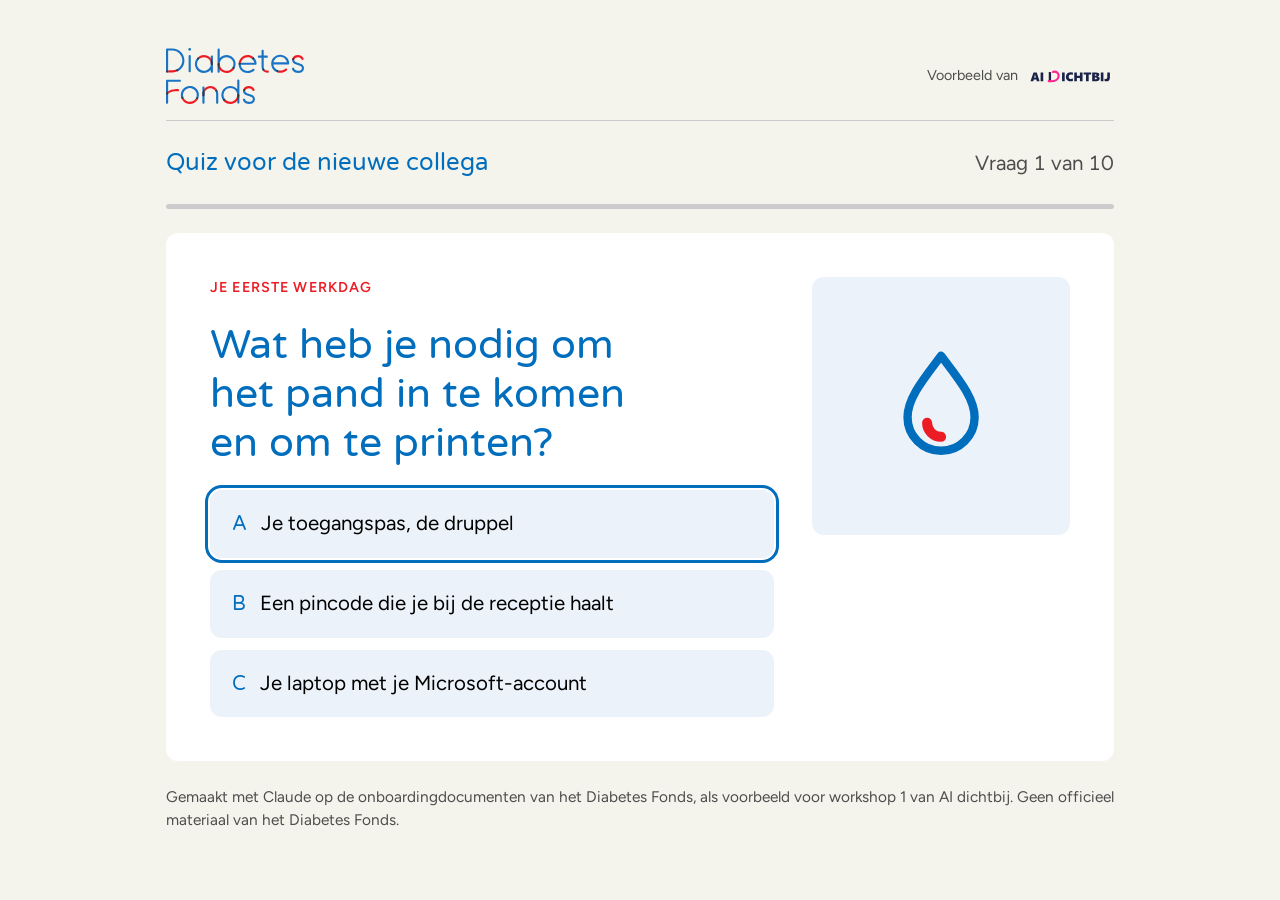
<file: reader/voorbeelden/quiz.html>
<!doctype html>
<html lang="nl"><head><meta charset="utf-8"><meta name="viewport" content="width=device-width,initial-scale=1"><meta name="robots" content="noindex"><style>html,body{margin:0;padding:0}</style></head><body>
<title>Quiz nieuwe collega</title>
<link rel="preconnect" href="https://fonts.googleapis.com">
<link rel="preconnect" href="https://fonts.gstatic.com" crossorigin>
<link rel="stylesheet" href="https://fonts.googleapis.com/css2?family=Varela+Round&family=Figtree:wght@400;600;700&display=swap">
<style>
/* Layout: één vraag per scherm, groot voor de beamer. Stijl naar diabetesfonds.nl: warm gebroken wit, blauw #006ebd, rood accent, kaarten met 12px hoeken, knoppen bijna recht, de blauw-zwart-rode lijn. Bewust één lichte look, zoals de site. */
:root {
  --bg: #f4f4ec;
  --surface: #ffffff;
  --panel: #ecf2f9;
  --ink: #000000;
  --muted: #4d4d4d;
  --line: #cccccc;
  --blue: #006ebd;
  --blue-dark: #00599a;
  --red: #ec1c24;
  --good: #288835;
  --good-bg: #ecf7ed;
  --bad-bg: #fdeced;
  --display: "Varela Round", "Arial Rounded MT Bold", system-ui, sans-serif;
  --body: "Figtree", system-ui, -apple-system, "Segoe UI", sans-serif;
  color-scheme: light;
}
* { box-sizing: border-box; }
body { background: var(--bg); color: var(--ink); font-family: var(--body); font-size: clamp(17px, 1.6vw, 22px); line-height: 1.5; }
.wrap { max-width: 980px; margin: 0 auto; padding-inline: 16px; padding-block: clamp(20px, 4vw, 48px); display: flex; flex-direction: column; gap: 24px; }
header { display: flex; justify-content: space-between; align-items: baseline; gap: 16px; flex-wrap: wrap; }
.kicker { font-family: var(--display); color: var(--blue); font-size: 1.15em; margin: 0; }
.count { color: var(--muted); font-variant-numeric: tabular-nums; margin: 0; }
.track { height: 5px; background: var(--line); border-radius: 3px; overflow: hidden; }
.track span { display: block; height: 100%; background: linear-gradient(90deg, var(--blue) 0 68%, #000 68% 71%, var(--red) 71%); width: 0; transition: width .35s ease; }
.card { background: var(--surface); border-radius: 12px; padding: clamp(20px, 4vw, 44px); display: flex; flex-direction: column; gap: 22px; }
h1 { font-family: var(--display); font-weight: 400; color: var(--blue); font-size: clamp(1.5em, 3.2vw, 2.3em); line-height: 1.2; margin: 0; text-wrap: balance; }
.topic { text-transform: uppercase; letter-spacing: .08em; font-size: .7em; font-weight: 600; color: var(--red); margin: 0; }
.options { display: grid; gap: 12px; }
.opt { font: inherit; text-align: left; color: var(--ink); background: var(--panel); border: 2px solid transparent; border-radius: 12px; padding: 16px 20px; cursor: pointer; display: flex; gap: 14px; align-items: baseline; min-width: 0; }
.opt:hover:not(:disabled) { border-color: var(--blue); }
.opt:focus-visible, .btn:focus-visible { outline: 3px solid var(--blue); outline-offset: 2px; }
.opt .key { font-family: var(--display); color: var(--blue); flex: none; }
.opt:disabled { cursor: default; }
.opt.right { border-color: var(--good); background: var(--good-bg); }
.opt.wrong { border-color: var(--red); background: var(--bad-bg); }
.feedback { border-radius: 12px; padding: 16px 20px; background: var(--bg); display: flex; flex-direction: column; gap: 6px; }
.feedback .verdict { font-weight: 700; margin: 0; }
.feedback .verdict.ok { color: var(--good); }
.feedback .verdict.no { color: var(--red); }
.feedback p { margin: 0; }
.source { color: var(--muted); font-size: .85em; }
.sources { margin: 0; padding-left: 1.2em; }
.quote { margin: 6px 0 0; padding: 4px 0 4px 14px; border-left: 3px solid var(--blue); font-style: italic; font-size: .9em; color: var(--ink); }
.actions { display: flex; justify-content: flex-end; gap: 12px; flex-wrap: wrap; }
.btn { font: inherit; font-weight: 600; border: 0; border-radius: 4px; padding: 12px 26px; background: var(--blue); color: #ffffff; cursor: pointer; }
.btn:hover { background: var(--blue-dark); }
.btn.ghost { background: transparent; color: var(--blue); border: 2px solid var(--blue); }
.btn.ghost:hover { background: var(--panel); }
.score { font-family: var(--display); font-size: clamp(3em, 9vw, 6em); color: var(--blue); line-height: 1; margin: 0; font-variant-numeric: tabular-nums; }
footer { color: var(--muted); font-size: .75em; }
.brandbar { display: flex; justify-content: space-between; align-items: center; gap: 16px; flex-wrap: wrap; padding-bottom: 16px; border-bottom: 1px solid var(--line); }
.df-logo { height: clamp(40px, 5vw, 56px); width: auto; display: block; }
.made { display: flex; align-items: center; gap: 8px; margin: 0; color: var(--muted); font-size: .7em; }
.aid-logo { height: 22px; width: auto; display: block; }
.qgrid { display: grid; grid-template-columns: minmax(0, 1fr) clamp(180px, 30%, 300px); gap: clamp(20px, 3vw, 40px); align-items: start; }
.qmain { display: flex; flex-direction: column; gap: 22px; min-width: 0; }
.visual { width: 100%; max-width: 100%; aspect-ratio: 1 / 1; border-radius: 12px; overflow: hidden; background: var(--panel); display: grid; place-items: center; margin: 0; }
.visual img { width: 100%; height: 100%; object-fit: cover; display: block; }
.visual svg { width: 52%; height: 52%; stroke: var(--blue); fill: none; stroke-width: 1.5; stroke-linecap: round; stroke-linejoin: round; }
.visual svg .acc { stroke: var(--red); stroke-width: 1.8; }
.credit { font-size: .6em; color: var(--muted); margin: 6px 0 0; }
@media (max-width: 700px) { .qgrid { grid-template-columns: 1fr; } .vis-wrap { order: -1; max-width: 220px; } }
@media (prefers-reduced-motion: reduce) { .track span { transition: none; } }
</style>

<div class="wrap">
  <div class="brandbar">
    <img class="df-logo" data-img="logo_df" alt="Diabetes Fonds">
    <p class="made">Voorbeeld van <img class="aid-logo" data-img="logo_aid" alt="AI dichtbij"></p>
  </div>
  <header>
    <p class="kicker">Quiz voor de nieuwe collega</p>
    <p class="count" id="count">Vraag 1 van 10</p>
  </header>
  <div class="track" aria-hidden="true"><span id="bar"></span></div>
  <main class="card" id="card" aria-live="polite"></main>
  <footer>Gemaakt met Claude op de onboardingdocumenten van het Diabetes Fonds, als voorbeeld voor workshop 1 van AI dichtbij. Geen officieel materiaal van het Diabetes Fonds.</footer>
</div>

<script>
const Q = [
  { t: "Je eerste werkdag", ico: "druppel", q: "Wat heb je nodig om het pand in te komen en om te printen?",
    o: ["Je toegangspas, de druppel", "Een pincode die je bij de receptie haalt", "Je laptop met je Microsoft-account"], a: 0,
    e: "Je krijgt de druppel op je eerste werkdag. Hij geeft toegang tot het pand en is gekoppeld aan je mailaccount, voor beveiligd printen.", s: "Introductiemail, kopje Praktische zaken, p. 1", c: "Hiervoor heb je allereerst toegang nodig met een druppel die je op je eerste werkdag van ons krijgt." },
  { t: "Je eerste werkdag", ico: "agenda", q: "Je wilt morgen naar kantoor komen. Wat regel je vooraf?",
    o: ["Niets, er is altijd plek", "Een werkplek inschrijven via InSite", "Een mail aan het klantcontactcenter"], a: 1,
    e: "Het Diabetes Fonds werkt hybride. Kom je naar kantoor, dan schrijf je je vooraf in voor een werkplek op InSite, het intranet.", s: "Introductiemail, kopje Praktische zaken, p. 1", c: "Als je naar kantoor komt, schrijf je je vooraf in voor een werkplek. Dat doe je op ons intranet InSite [...]." },
  { t: "Je eerste werkdag", ico: "lunch", q: "Hoe betaal je in het restaurant op de begane grond?",
    o: ["Contant of met pin", "Met je toegangspas", "Alleen met pin"], a: 2,
    e: "Alleen met pin. Je eigen lunch meenemen en daar opeten mag ook.", s: "Introductiemail, kopje Praktische zaken, p. 1", c: "We lunchen op de begane grond in het restaurant (let op: alleen met pin betalen)." },
  { t: "Je eerste werkdag", ico: "zaal", q: "Hoe boek je een vergaderzaal?",
    o: ["Via GoBright: je zet de zaal in je afspraak", "Via InSite, net als een werkplek", "Bij het facilitair team van het Huis voor de Gezondheid"], a: 0,
    e: "Zalen op verdieping 1 en -1 boek je via GoBright. Daarna kun je ook catering toevoegen. Niet meer nodig? Annuleer op tijd.", s: "Introductiemail, kopje Pand / facilitair, p. 2", c: "Op verdieping 1 en -1 zijn diverse vergaderzalen die je kunt boeken. Die doe je via een applicatie GoBright." },
  { t: "Je eerste werkdag", ico: "privacy", q: "Bij wie kun je terecht met een vraag over privacy?",
    o: ["De applicatiebeheerder voor Microsoft", "De privacy officer", "De HR-adviseur"], a: 1,
    e: "Het fonds werkt volgens de AVG en heeft een interne privacy officer. Met hem plan je ook een introductiegesprek.", s: "Introductiemail, kopje Privacy, p. 2", c: "Wij werken volgens de AVG [...] en hebben intern een privacy officer [...]. Je kunt bij hem terecht voor informatie of vragen over privacy." },
  { t: "De organisatie", img: "prikken", alt: "Iemand meet de bloedsuiker met een vingerprik", q: "Wat is de missie van het Diabetes Fonds?",
    o: ["Samen én voorop", "Iedereen vrij van diabetes", "Gezond leven, voor iedereen"], a: 1,
    e: "“Iedereen vrij van diabetes.” “Samen én voorop” is de titel van het meerjarenimpactplan 2025-2028.", s: "Meerjarenimpactplan 2025-2028, voorwoord, p. 3", c: "Onze missie ‘Iedereen vrij van diabetes’ is relevanter dan ooit." },
  { t: "De organisatie", img: "onderzoek", alt: "Onderzoeker achter een microscoop", q: "Rond welke twee impactpijlers werkt het fonds?",
    o: ["Onderzoek en voorlichting", "Fondsenwerving en communicatie", "Diabetes type 1 (en andere vormen) en diabetes type 2"], a: 2,
    e: "Pijler 1 is diabetes type 1 en andere vormen, pijler 2 diabetes type 2, met prediabetes en zwangerschapsdiabetes.", s: "Jaarplan 2026, hoofdstuk 2 Impact maken, p. 5 en 6", c: "2.1 Impactpijler diabetes type 1 · 2.2 Impactpijler diabetes type 2" },
  { t: "De organisatie", img: "collecte", alt: "Collectant loopt met een collectebus door een straat", q: "Krijgt het Diabetes Fonds subsidie van de overheid?",
    o: ["Nee, het is afhankelijk van giften en samenwerkingen", "Ja, voor het wetenschappelijk onderzoek", "Ja, voor de publiekscampagnes"], a: 0,
    e: "Het fonds ontvangt geen overheidssubsidie. In de begroting voor 2026 staan de baten uit overheidssubsidies op nul.", s: "Meerjarenimpactplan 2025-2028, paragraaf 3.2 Fondsenwerving, p. 12", c: "Het Diabetes Fonds ontvangt geen overheidssubsidie en we zijn afhankelijk van mensen die ons werk willen steunen met giften en samenwerkingen." },
  { t: "De organisatie", img: "risicotest", alt: "Beeld uit de campagne rond de Diabetes Risicotest", q: "Hoe vaak is de Diabetes Risicotest sinds de start in mei 2024 afgerond?",
    o: ["Ruim 72.000 keer", "Meer dan 725.000 keer", "Ruim 7 miljoen keer"], a: 1,
    e: "Meer dan 725.000 keer. Ruim een derde van hen had een verhoogd risico op diabetes type 2.", s: "Jaarverslag 2025, paragraaf 2.2, p. 11", c: "Sinds de start in mei 2024 is de Diabetes Risicotest meer dan 725.000 keer afgerond, waarvan ruim een derde een verhoogd risico had." },
  { t: "De organisatie", img: "suiker", alt: "IJshoorntje met groente en fruit als bolletjes", q: "Hoeveel mensen deden in 2025 mee aan de Nationale Suiker Challenge?",
    o: ["Ruim 10.000", "Meer dan 100.000", "Ruim 1 miljoen"], a: 1,
    e: "Meer dan 100.000 mensen. In 2026 is de challenge toe aan de negende editie.", s: "Jaarverslag 2025, paragraaf 3.2 Communicatie, p. 16", c: "Ook dit jaar deden weer meer dan 100.000 mensen mee aan de jaarlijkse Nationale Suiker Challenge." }
];
const IMG = {/*IMG-START*/"prikken": "[data-uri]", "onderzoek": "[data-uri]", "collecte": "[data-uri]", "risicotest": "[data-uri]", "suiker": "[data-uri]", "logo_df": "[data-uri]", "logo_aid": "[data-uri]"}/*IMG-END*/;
document.querySelectorAll("img[data-img]").forEach(im => { if (IMG[im.dataset.img]) im.src = IMG[im.dataset.img]; });
const ICO = {
  druppel: '<path d="M12 3c3 4 6 7.5 6 11a6 6 0 0 1-12 0c0-3.5 3-7 6-11z"/><path class="acc" d="M9.5 15a2.5 2.5 0 0 0 2.5 2.5"/>',
  agenda: '<rect x="3" y="5" width="18" height="16" rx="2"/><path d="M3 10h18M8 3v4M16 3v4"/><path class="acc" d="M9 15l2 2 4-4"/>',
  lunch: '<path d="M4 11h16a8 8 0 0 1-16 0z"/><path d="M8 7c0-1.5 1-1.5 1-3M12 7c0-1.5 1-1.5 1-3M16 7c0-1.5 1-1.5 1-3"/><path class="acc" d="M3 21h18"/>',
  zaal: '<rect x="3" y="9" width="18" height="6" rx="1.5"/><path d="M6 15v4M18 15v4"/><circle cx="7" cy="5.5" r="1.5"/><circle cx="12" cy="5.5" r="1.5"/><circle cx="17" cy="5.5" r="1.5"/><path class="acc" d="M10 12h4"/>',
  privacy: '<path d="M12 3l8 3v6c0 4.5-3.4 8-8 9-4.6-1-8-4.5-8-9V6z"/><rect class="acc" x="9" y="11" width="6" height="5" rx="1"/><path class="acc" d="M10.5 11V9.5a1.5 1.5 0 0 1 3 0V11"/>'
};
const card = document.getElementById("card"), count = document.getElementById("count"), bar = document.getElementById("bar");
let i = 0, score = 0;

function el(tag, cls, text) { const n = document.createElement(tag); if (cls) n.className = cls; if (text != null) n.textContent = text; return n; }

function show() {
  const item = Q[i];
  count.textContent = "Vraag " + (i + 1) + " van " + Q.length;
  bar.style.width = (i / Q.length * 100) + "%";
  card.replaceChildren();
  const grid = el("div", "qgrid"), main = el("div", "qmain"), wrap = el("div", "vis-wrap"), vis = el("figure", "visual");
  if (item.img && IMG[item.img]) {
    const im = new Image(); im.src = IMG[item.img]; im.alt = item.alt || ""; vis.append(im);
    wrap.append(vis, el("p", "credit", "Foto: diabetesfonds.nl"));
  } else {
    vis.innerHTML = '<svg viewBox="0 0 24 24" aria-hidden="true">' + (ICO[item.ico] || "") + '</svg>';
    wrap.append(vis);
  }
  main.append(el("p", "topic", item.t), el("h1", null, item.q));
  grid.append(main, wrap); card.append(grid);
  const opts = el("div", "options");
  item.o.forEach((txt, k) => {
    const b = el("button", "opt"); b.type = "button"; b.id = "opt-" + i + "-" + k;
    b.append(el("span", "key", "ABC"[k]), el("span", null, txt));
    b.addEventListener("click", () => answer(k, opts));
    opts.append(b);
  });
  main.append(opts);
  opts.querySelector("button").focus({ preventScroll: true });
}

function answer(k, opts) {
  const item = Q[i], ok = k === item.a;
  if (ok) score++;
  [...opts.children].forEach((b, n) => { b.disabled = true; if (n === item.a) b.classList.add("right"); else if (n === k) b.classList.add("wrong"); });
  const fb = el("div", "feedback");
  fb.append(el("p", "verdict " + (ok ? "ok" : "no"), ok ? "Goed." : "Niet goed. Het juiste antwoord is " + "ABC"[item.a] + "."),
            el("p", null, item.e), el("blockquote", "quote", "“" + item.c + "”"), el("p", "source", "Bron: " + item.s));
  const act = el("div", "actions");
  const next = el("button", "btn", i < Q.length - 1 ? "Volgende vraag" : "Bekijk je score");
  next.type = "button"; next.id = "next-" + i;
  next.addEventListener("click", () => { i++; i < Q.length ? show() : end(); });
  act.append(next);
  opts.parentNode.append(fb, act);
  next.focus({ preventScroll: true });
}

function end() {
  count.textContent = "Klaar";
  bar.style.width = "100%";
  card.replaceChildren();
  card.append(el("p", "topic", "Je score"), el("p", "score", score + " van " + Q.length),
    el("p", null, score >= 8 ? "Jij bent er klaar voor." : score >= 5 ? "Een goed begin. De rest lees je in de introductiemail en het jaarplan." : "Lees de introductiemail en het jaarplan nog eens, dan gaat het de tweede keer beter."));
  const list = el("div", "feedback");
  list.append(el("p", "verdict", "Waar de antwoorden vandaan komen"));
  const ul = el("ul", "sources");
  ["Introductiemail ‘Welkom bij het Diabetes Fonds’ (versie april 2026)", "Meerjarenimpactplan 2025-2028 ‘Samen én voorop’", "Jaarplan 2026", "Jaarverslag 2025"].forEach(d => ul.append(el("li", null, d)));
  list.append(ul); card.append(list);
  const act = el("div", "actions");
  const again = el("button", "btn ghost", "Opnieuw beginnen"); again.type = "button"; again.id = "again";
  again.addEventListener("click", () => { i = 0; score = 0; show(); });
  act.append(again); card.append(act);
}
show();
</script>

</body></html>
</file>
<file: reader/site.css>
/* Huisstijl AI dichtbij (aidichtbij.nl): navy, roze, crème, Playfair Display en DM Sans */
:root {
  --ink: #0D1B2A;
  --ink-soft: #2b3a4a;
  --muted: #6B7280;
  --paper: #F7F4F0;
  --white: #ffffff;
  --rule: #EDE9E4;
  --accent: #E5007D;
  --accent-dark: #b80064;
  --accent-soft: #fdeaf4;
  --concept: #b45309;
  --concept-soft: #fef3c7;
  --postit-yellow: #EDE9E4;
  --postit-pink: #fdeaf4;
  --font: "DM Sans", system-ui, -apple-system, "Segoe UI", Arial, sans-serif;
  --serif: "Playfair Display", Georgia, serif;
  --mono: "Cascadia Mono", Consolas, "Courier New", monospace;
  --sidebar: 270px;
  --content: 760px;
  --topbar: 56px;
}

* { box-sizing: border-box; margin: 0; padding: 0; }
html { scroll-behavior: smooth; }
html, body { overflow-x: clip; }
body {
  font-family: var(--font);
  background: var(--paper);
  color: var(--ink);
  line-height: 1.6;
  font-size: 16px;
}

/* Top bar */
.topbar {
  background: var(--ink);
  color: var(--white);
  height: var(--topbar);
  padding: 0 1.25rem;
  display: flex;
  align-items: center;
  justify-content: space-between;
  position: sticky;
  top: 0;
  z-index: 100;
  gap: 1rem;
}
.topbar-brand { display: flex; align-items: center; gap: 0.75rem; min-width: 0; }
.topbar-logo { height: 26px; width: auto; display: block; filter: brightness(0) invert(1); }
h1, h2, h3 { font-family: var(--serif); font-weight: 700; }
.hero h1 { font-weight: 900; }
/* De golflijn van AI dichtbij, onder één woord */
.wave { display: inline-block; position: relative; }
.wave::after {
  content: "";
  position: absolute; left: 0; bottom: -8px;
  width: 100%; height: 10px;
  background-image: url("data:image/svg+xml,%3Csvg xmlns='http://www.w3.org/2000/svg' viewBox='0 0 40 10'%3E%3Cpath d='M0 5 Q10 0 20 5 T40 5' fill='none' stroke='%23E5007D' stroke-width='2.5' stroke-linecap='round'/%3E%3C/svg%3E");
  background-repeat: repeat-x;
  background-size: 40px 10px;
}
.brand-mark {
  background: var(--accent);
  color: var(--white);
  font-weight: 700;
  font-size: 0.8rem;
  letter-spacing: 0.06em;
  text-transform: uppercase;
  padding: 3px 8px;
  border-radius: 3px;
  white-space: nowrap;
}
.topbar-title { font-weight: 600; font-size: 0.95rem; white-space: nowrap; overflow: hidden; text-overflow: ellipsis; }
.topbar-meta { font-size: 0.8rem; color: #cbd2d9; white-space: nowrap; }
.menu-toggle {
  display: none;
  background: transparent;
  border: 1px solid #52606d;
  color: var(--white);
  border-radius: 6px;
  padding: 6px 12px;
  font: inherit;
  font-size: 0.85rem;
  cursor: pointer;
}

/* Layout */
.sidebar {
  position: fixed;
  top: var(--topbar);
  left: 0;
  width: var(--sidebar);
  height: calc(100vh - var(--topbar));
  overflow-y: auto;
  background: var(--white);
  border-right: 1px solid var(--rule);
  padding: 1.25rem 0 2rem;
  z-index: 50;
}
.nav-top, .nav-bottom { padding: 0 0 0.75rem; }
.nav-bottom { border-top: 1px solid var(--rule); padding-top: 0.75rem; margin-top: 0.5rem; }
.nav-group { border-top: 1px solid var(--rule); }
.nav-link {
  display: block;
  padding: 0.4rem 1.25rem;
  color: var(--ink);
  text-decoration: none;
  font-size: 0.88rem;
  border-left: 3px solid transparent;
}
.nav-link:hover { background: var(--paper); }
.nav-link.top { font-weight: 500; }
.nav-main { display: flex; align-items: stretch; }
.nav-link.head { flex: 1; display: flex; align-items: center; gap: 0.7rem; padding: 0.75rem 0.5rem 0.75rem 1.25rem; }
.nav-num {
  flex: none; width: 28px; height: 28px; border-radius: 50%;
  display: inline-flex; align-items: center; justify-content: center;
  background: var(--ink); color: var(--white);
  font-family: var(--serif); font-weight: 700; font-size: 0.95rem;
}
.nav-text { display: flex; flex-direction: column; line-height: 1.2; }
.nav-kicker { font-size: 0.66rem; font-weight: 700; letter-spacing: 0.1em; text-transform: uppercase; color: var(--muted); }
.nav-title { font-family: var(--serif); font-weight: 700; font-size: 0.98rem; color: var(--ink); }
.nav-caret {
  flex: none; width: 44px; border: 0; background: none; cursor: pointer; color: var(--muted);
  display: inline-flex; align-items: center; justify-content: center;
}
.nav-caret::before {
  content: ""; width: 7px; height: 7px;
  border-right: 2px solid currentColor; border-bottom: 2px solid currentColor;
  transform: rotate(45deg); margin-top: -4px; transition: transform 0.15s ease;
}
.nav-caret[aria-expanded="true"]::before { transform: rotate(-135deg); margin-top: 3px; }
.nav-caret:hover { color: var(--ink); background: var(--paper); }
.nav-sub { padding: 0 0 0.6rem; }
/* Raster: nummer midden onder het rondje van de kop, tekst op dezelfde lijn als de koptitel */
.nav-link.sub { display: flex; gap: 0.7rem; padding: 0.3rem 1.25rem 0.3rem 1.25rem; font-size: 0.84rem; color: var(--ink-soft); }
.sub-num { flex: none; width: 28px; text-align: center; color: var(--muted); font-variant-numeric: tabular-nums; }
.nav-link.active { border-left-color: var(--accent); color: var(--accent-dark); font-weight: 600; background: var(--accent-soft); }
.nav-link.active .sub-num { color: var(--accent); }
.nav-group.current .nav-num { background: var(--accent); }

.main {
  margin-left: var(--sidebar);
  padding: 2.5rem 2rem 5rem;
  max-width: calc(var(--content) + 4rem);
}

/* Hero */
.hero {
  background: var(--white);
  border: 1px solid var(--rule);
  border-top: 5px solid var(--accent);
  border-radius: 10px;
  padding: 2rem 1.75rem;
  margin-bottom: 2.5rem;
}
.hero-tag {
  display: inline-block;
  font-size: 0.72rem;
  font-weight: 700;
  letter-spacing: 0.08em;
  text-transform: uppercase;
  color: var(--accent-dark);
  background: var(--accent-soft);
  padding: 3px 10px;
  border-radius: 3px;
  margin-bottom: 0.75rem;
}
.hero h1 { font-size: 2rem; line-height: 1.15; margin-bottom: 0.5rem; }
.hero-sub { color: var(--ink-soft); font-size: 1.05rem; margin-bottom: 1.25rem; }
.hero-facts { display: flex; flex-wrap: wrap; gap: 0.6rem; }
.fact {
  background: var(--paper);
  border: 1px solid var(--rule);
  border-radius: 999px;
  padding: 4px 12px;
  font-size: 0.85rem;
  color: var(--ink-soft);
}
.fact strong { color: var(--ink); }

/* Sections */
.section { margin-bottom: 3.25rem; scroll-margin-top: calc(var(--topbar) + 16px); }
.section-head { display: flex; gap: 1rem; align-items: flex-start; margin-bottom: 1.25rem; }
.badge {
  width: 48px; height: 48px;
  border-radius: 6px;
  background: var(--ink);
  font-family: var(--serif);
  color: var(--white);
  display: flex; align-items: center; justify-content: center;
  font-weight: 700; font-size: 1.35rem;
  flex-shrink: 0;
}
.badge.soft { background: var(--rule); color: var(--ink); }
.section-head h2 { font-size: 1.5rem; line-height: 1.2; }
.section-head .sub { color: var(--muted); font-size: 0.92rem; margin-top: 2px; }
.tag-concept {
  display: inline-block;
  font-size: 0.7rem;
  font-weight: 700;
  letter-spacing: 0.06em;
  text-transform: uppercase;
  color: var(--concept);
  background: var(--concept-soft);
  padding: 2px 8px;
  border-radius: 3px;
  margin-left: 0.4rem;
  vertical-align: middle;
}

.step { scroll-margin-top: calc(var(--topbar) + 16px); margin: 2rem 0 0; }
.step-head { display: flex; align-items: baseline; justify-content: space-between; gap: 1rem; border-bottom: 1px solid var(--rule); padding-bottom: 0.4rem; margin-bottom: 0.85rem; }
.step-head h3 { font-size: 1.12rem; }
.step-time { font-size: 0.8rem; color: var(--muted); white-space: nowrap; }

h4 { font-size: 0.98rem; margin: 1.25rem 0 0.5rem; }
p { margin-bottom: 0.75rem; }
ul, ol { padding-left: 1.3rem; margin-bottom: 0.9rem; }
li { margin-bottom: 0.3rem; }

.lead {
  background: var(--white);
  border-left: 4px solid var(--accent);
  border-radius: 0 8px 8px 0;
  padding: 0.9rem 1.1rem;
  margin-bottom: 1.25rem;
  color: var(--ink-soft);
}
.note {
  background: var(--white);
  border: 1px solid var(--rule);
  border-radius: 8px;
  padding: 0.9rem 1.1rem;
  margin: 0.9rem 0;
  font-size: 0.93rem;
}
.note strong:first-child { display: block; margin-bottom: 0.25rem; }
.rule-box {
  background: var(--white);
  border: 1px solid var(--rule);
  border-left: 4px solid var(--accent);
  border-radius: 8px;
  padding: 1rem 1.15rem;
  margin: 1rem 0;
}
.rule-box h4 { margin-top: 0; color: var(--ink); }
.postit.pink { border: 1px solid var(--accent); }
.criteria { display: grid; grid-template-columns: repeat(auto-fit, minmax(160px, 1fr)); gap: 0.7rem; margin: 0.9rem 0; }
.criterion { background: var(--white); border: 1px solid var(--rule); border-radius: 6px; padding: 0.8rem 0.9rem; font-size: 0.92rem; }
.dots { display: inline-flex; gap: 5px; vertical-align: middle; margin-right: 0.4rem; }
.dot { width: 12px; height: 12px; border-radius: 50%; display: inline-block; }
.dot.green { background: #2e9e5b; }
.dot.red { background: #d93a3a; }
.goals { display: grid; grid-template-columns: repeat(auto-fit, minmax(240px, 1fr)); gap: 0.8rem; margin: 1rem 0; }
.goal { background: var(--white); border: 1px solid var(--rule); border-top: 3px solid var(--accent); border-radius: 6px; padding: 0.9rem 1rem; }
.goal .who { font-size: 0.72rem; font-weight: 600; letter-spacing: 0.06em; text-transform: uppercase; color: var(--muted); margin-bottom: 0.25rem; }
.takeaway {
  font-size: 1.05rem;
  font-weight: 600;
  text-align: center;
  padding: 1rem;
  margin: 1.1rem 0;
  border-top: 1px solid var(--rule);
  border-bottom: 1px solid var(--rule);
}
.ph { background: var(--concept-soft); color: var(--concept); padding: 0 4px; border-radius: 3px; font-size: 0.92em; }

/* Timeline */
.timeline { list-style: none; padding: 0; position: relative; margin: 0.5rem 0 0; }
.timeline li { position: relative; padding: 0 0 1.1rem 1.6rem; margin: 0; }
.timeline li::before {
  content: "";
  position: absolute; left: 4px; top: 0.45rem;
  width: 10px; height: 10px; border-radius: 50%;
  background: var(--accent);
}
.timeline li::after {
  content: "";
  position: absolute; left: 8px; top: 1.2rem; bottom: 0;
  width: 2px; background: var(--rule);
}
.timeline li:last-child::after { display: none; }
.timeline .when { font-weight: 700; }
.timeline .groups { font-size: 0.9rem; color: var(--ink-soft); }

/* Post-it cards */
.postits { display: grid; grid-template-columns: repeat(auto-fit, minmax(220px, 1fr)); gap: 0.9rem; margin: 1rem 0; }
.postit { border-radius: 4px; padding: 1rem; box-shadow: 0 2px 6px rgba(0,0,0,0.08); }
.postit.yellow { background: var(--postit-yellow); }
.postit.pink { background: var(--postit-pink); }
.postit .who { font-size: 0.75rem; font-weight: 700; letter-spacing: 0.06em; text-transform: uppercase; margin-bottom: 0.3rem; }

/* Ingredients */
.ingredients { list-style: none; padding: 0; counter-reset: ing; background: var(--white); border: 1px solid var(--rule); border-radius: 8px; overflow: hidden; margin: 0.9rem 0; }
.ingredients li { counter-increment: ing; display: grid; grid-template-columns: 2.2rem 1fr; gap: 0.4rem; padding: 0.7rem 1rem 0.7rem 0.8rem; border-bottom: 1px solid var(--rule); margin: 0; }
.ingredients li:last-child { border-bottom: 0; }
.ingredients li::before { content: counter(ing); font-weight: 700; color: var(--accent-dark); }
.ingredients .q { font-weight: 600; display: block; }
.ingredients .a { color: var(--ink-soft); font-size: 0.92rem; }

/* Instructie-voorbeeld: vragen links, de getypte instructie als één tekst rechts */
.instr-voorbeeld { display: grid; grid-template-columns: minmax(9rem, 14rem) 1fr; column-gap: 1.2rem; margin: 0.9rem 0; }
.instr-voorbeeld .iv-q { font-weight: 600; padding: 0.35rem 0; }
.instr-voorbeeld .iv-a { background: var(--white); border-left: 1px solid var(--rule); border-right: 1px solid var(--rule); padding: 0.35rem 1.1rem; color: var(--ink-soft); }
.instr-voorbeeld .iv-a:nth-child(2) { border-top: 1px solid var(--rule); border-radius: 8px 8px 0 0; padding-top: 0.9rem; }
.instr-voorbeeld .iv-q:nth-child(1) { padding-top: 0.9rem; }
.instr-voorbeeld .iv-a:last-child { border-bottom: 1px solid var(--rule); border-radius: 0 0 8px 8px; padding-bottom: 0.9rem; }
@media (max-width: 640px) {
  .instr-voorbeeld { grid-template-columns: 1fr; }
  .instr-voorbeeld .iv-q { font-size: 0.82rem; color: var(--muted); padding: 0.6rem 0 0.15rem; }
  .instr-voorbeeld .iv-a { border: 1px solid var(--rule); border-radius: 8px; padding: 0.6rem 1rem; }
  .instr-voorbeeld .iv-a:nth-child(2), .instr-voorbeeld .iv-a:last-child { border-radius: 8px; padding: 0.6rem 1rem; }
}

/* Code / prompt blocks */
.prompt {
  position: relative;
  background: var(--ink);
  color: #f5f7fa;
  border-radius: 8px;
  margin: 0.8rem 0 1rem;
}
.prompt pre {
  font-family: var(--mono);
  font-size: 0.86rem;
  line-height: 1.55;
  white-space: pre-wrap;
  word-wrap: break-word;
  padding: 1rem 1.1rem;
  padding-right: 5.5rem;
}
.copy-btn {
  position: absolute; top: 0.55rem; right: 0.55rem;
  background: #3e4c59; color: var(--white);
  border: 0; border-radius: 5px;
  font: inherit; font-size: 0.78rem;
  padding: 4px 10px; cursor: pointer;
}
.copy-btn:hover { background: var(--accent); }
.copy-btn.done { background: var(--accent); }

/* Details */
details.fold {
  background: var(--white);
  border: 1px solid var(--rule);
  border-radius: 8px;
  margin: 0.8rem 0;
  overflow: hidden;
}
details.fold > summary {
  list-style: none;
  cursor: pointer;
  padding: 0.8rem 1.05rem;
  font-weight: 600;
  display: flex; align-items: center; justify-content: space-between; gap: 1rem;
}
details.fold > summary::-webkit-details-marker { display: none; }
details.fold > summary::after { content: "+"; font-size: 1.2rem; color: var(--muted); line-height: 1; }
details.fold[open] > summary::after { content: "\2212"; }
details.fold > summary .hint { font-weight: 400; font-size: 0.82rem; color: var(--muted); margin-left: 0.4rem; }
details.fold.reserve { border-color: var(--rule); }
details.fold.reserve > summary { background: var(--rule); }
.fold-body { padding: 0.2rem 1.05rem 1rem; border-top: 1px solid var(--rule); }
.fold-body > :first-child { margin-top: 0.8rem; }

/* Tables */
.table-wrap { overflow-x: auto; margin: 0.8rem 0 1rem; }
table { width: 100%; border-collapse: collapse; background: var(--white); font-size: 0.9rem; }
th, td { text-align: left; vertical-align: top; padding: 0.55rem 0.7rem; border: 1px solid var(--rule); }
th { background: var(--paper); font-weight: 600; }

.sentence {
  background: var(--white);
  border: 2px dashed var(--accent);
  border-radius: 8px;
  padding: 1rem 1.15rem;
  font-size: 1.02rem;
  margin: 0.9rem 0;
}

.rounds { display: grid; gap: 0.8rem; margin: 0.9rem 0; }
.round { background: var(--white); border: 1px solid var(--rule); border-radius: 8px; padding: 0.9rem 1.05rem; }
.round h4 { margin-top: 0; }
.round .num { color: var(--accent-dark); }

footer {
  margin-left: var(--sidebar);
  padding: 1.5rem 2rem 3rem;
  color: var(--muted);
  font-size: 0.82rem;
  border-top: 1px solid var(--rule);
}

@media (max-width: 900px) {
  .menu-toggle { display: inline-block; }
  .topbar-meta { display: none; }
  .sidebar { transform: translateX(-100%); transition: transform 0.2s ease; box-shadow: 4px 0 16px rgba(0,0,0,0.1); }
  .sidebar.open { transform: translateX(0); }
  .main, footer { margin-left: 0; }
  .main { padding: 1.5rem 16px 4rem; }
  footer { padding: 1.25rem 16px 2.5rem; }
  .hero { padding: 1.5rem 1.1rem; }
  .hero h1 { font-size: 1.6rem; }
  .section-head h2 { font-size: 1.3rem; }
  .badge { width: 40px; height: 40px; font-size: 1.1rem; }
}
.fold-body.uitkomst { max-height: 70vh; overflow-y: auto; }
.fold-body.uitkomst table { border-collapse: collapse; width: 100%; font-size: .9em; margin: .75rem 0; }
.fold-body.uitkomst th, .fold-body.uitkomst td { border: 1px solid rgba(0,0,0,.12); padding: .35rem .5rem; text-align: left; vertical-align: top; }

/* ---------- Minisite ---------- */
.topbar { background: var(--white); color: var(--ink); border-bottom: 1px solid var(--rule); }
.topbar-logo { filter: none; height: 24px; }
.cobrand { display: flex; align-items: center; gap: 0.7rem; min-width: 0; text-decoration: none; color: var(--muted); }
.cobrand .voor { font-size: 0.78rem; text-transform: uppercase; letter-spacing: 0.1em; font-weight: 600; }
.cobrand .df-logo { height: 40px; width: auto; display: block; }
.topbar-meta { color: var(--muted); }
.menu-toggle { color: var(--ink); border-color: var(--rule); }

.label-bar {
  display: inline-block; background: var(--accent); color: var(--white);
  font-size: 0.72rem; font-weight: 600; letter-spacing: 0.1em; text-transform: uppercase;
  padding: 4px 10px; border-radius: 2px; margin-bottom: 0.9rem;
}
.hero h1 { font-size: 2.3rem; line-height: 1.15; margin-bottom: 0.6rem; }
.hero .groups-line { color: var(--muted); font-size: 0.88rem; margin-top: 0.9rem; }

.page-cards { display: grid; grid-template-columns: repeat(auto-fit, minmax(210px, 1fr)); gap: 1rem; margin-top: 1rem; }
.page-card {
  display: flex; flex-direction: column; background: var(--white); border-radius: 10px;
  box-shadow: 0 2px 16px rgba(13, 27, 42, .07); padding: 1.4rem 1.3rem 1.1rem;
  text-decoration: none; color: var(--ink); transition: transform .15s ease, box-shadow .15s ease;
}
.page-card:hover { transform: translateY(-2px); box-shadow: 0 8px 32px rgba(13, 27, 42, .10); }
.page-card .big-num { font-family: var(--serif); font-weight: 900; font-size: 2.6rem; line-height: 1; color: rgba(229, 0, 125, .18); }
.page-card h3 { font-size: 1.15rem; margin: 0.5rem 0 0.4rem; }
.page-card p { color: var(--muted); font-size: 0.92rem; flex: 1; }
.page-card .tag {
  margin-top: 1rem; padding-top: 0.7rem; border-top: 1px solid var(--rule);
  color: var(--accent); font-size: 0.7rem; font-weight: 700; letter-spacing: 0.1em; text-transform: uppercase;
}

.frameworks { display: grid; grid-template-columns: repeat(auto-fit, minmax(300px, 1fr)); gap: 1rem; margin-top: 1rem; }
.framework { background: var(--white); border-radius: 8px; border-left: 4px solid var(--accent); box-shadow: 0 2px 16px rgba(13, 27, 42, .07); padding: 1.1rem 1.2rem; }
.framework h3 { font-size: 1.05rem; margin-bottom: 0.35rem; }
.framework p, .framework li { font-size: 0.92rem; }
.framework ul, .framework ol { margin: 0.4rem 0 0.4rem 1.2rem; }
.framework .from { margin-top: 0.6rem; font-size: 0.72rem; font-weight: 700; letter-spacing: 0.08em; text-transform: uppercase; color: var(--muted); }
.framework .from a { color: var(--accent); text-decoration: none; }

.prompt-card { margin: 1.4rem 0 0; }
.prompt-card h3 { font-size: 1.05rem; margin-bottom: 0.2rem; }
.prompt-card .when { color: var(--muted); font-size: 0.9rem; margin-bottom: 0.3rem; }

.links { display: grid; grid-template-columns: repeat(auto-fit, minmax(300px, 1fr)); gap: 1rem; margin-top: 1rem; }
.link-col { background: var(--white); border-radius: 8px; box-shadow: 0 2px 16px rgba(13, 27, 42, .07); padding: 1.1rem 1.2rem; }
.link-col h3 { font-size: 1.1rem; margin-bottom: 0.5rem; }
.link-col a.lnk { display: block; padding: 0.6rem 0; border-top: 1px solid var(--rule); text-decoration: none; color: var(--ink); }
.link-col a.lnk:first-of-type { border-top: 0; }
.link-col a.lnk strong { display: block; color: var(--ink); }
.link-col a.lnk span { color: var(--muted); font-size: 0.88rem; }
.link-col a.lnk:hover strong { color: var(--accent); }
.link-col .lang { font-size: 0.68rem; font-weight: 700; letter-spacing: 0.08em; color: var(--muted); border: 1px solid var(--rule); border-radius: 2px; padding: 0 4px; margin-left: 0.3rem; vertical-align: middle; }

.page-next { display: flex; justify-content: space-between; gap: 1rem; margin-top: 3rem; padding-top: 1.5rem; border-top: 1px solid var(--rule); }
.page-next a { text-decoration: none; color: var(--ink); }
.page-next small { display: block; color: var(--muted); font-size: 0.75rem; text-transform: uppercase; letter-spacing: 0.08em; font-weight: 600; }
.page-next strong { font-family: var(--serif); font-size: 1.1rem; }
.page-next a:hover strong { color: var(--accent); }
.page-next .next { text-align: right; margin-left: auto; }

.hulp-link { display: flex; gap: 0.8rem; align-items: center; background: var(--white); border: 1px solid var(--rule); border-left: 4px solid var(--accent); border-radius: 8px; padding: 0.8rem 1rem; margin: 1rem 0; text-decoration: none; color: var(--ink); }
.hulp-link:hover strong { color: var(--accent); }
.hulp-link span { color: var(--muted); font-size: 0.9rem; }
/* Hulplinks: hetzelfde "?"-rondje als Hulp in het menu */
.hulp-link::before {
  content: "?"; flex: none; width: 28px; height: 28px; border-radius: 50%;
  display: inline-flex; align-items: center; justify-content: center;
  background: var(--ink); color: var(--white);
  font-family: var(--serif); font-weight: 700; font-size: 0.95rem;
}
.hulp-link::after { content: "\2192"; flex: none; margin-left: auto; padding-left: 0.5rem; color: var(--muted); font-size: 1.1rem; }
.hulp-link:hover::before { background: var(--accent); }
.hulp-link:hover::after { color: var(--accent); }
.main p a[href^="hulp.html"]::before {
  content: "?"; display: inline-flex; align-items: center; justify-content: center;
  width: 1.05em; height: 1.05em; margin-right: 0.3em; border-radius: 50%;
  background: var(--ink); color: var(--white);
  font-family: var(--serif); font-weight: 700; font-size: 0.8em; line-height: 1;
  vertical-align: 0.1em; text-decoration: none;
}
.main p a[href^="hulp.html"]:hover::before { background: var(--accent); }

@media (max-width: 900px) {
  .hero h1 { font-size: 1.7rem; }
  .cobrand .df-logo { height: 28px; }
  .cobrand .voor { display: none; }
}

/* Reader-nummers: zelfde icoon en nummer als op de slides */
.rnum {
  display: inline-flex; align-items: center; gap: 0.3rem;
  background: var(--accent); color: var(--white);
  border-radius: 999px; padding: 0.12rem 0.6rem 0.12rem 0.5rem;
  font-family: var(--font); font-size: 0.8rem; font-weight: 700; line-height: 1.4;
  font-variant-numeric: tabular-nums; white-space: nowrap; vertical-align: middle;
}
.rnum svg { width: 14px; height: 14px; flex: none; }
.rmark {
  display: flex; align-items: center; gap: 0.6rem;
  margin: 1.6rem 0 0.6rem;
  font-family: var(--serif); font-weight: 700; font-size: 1.05rem;
  scroll-margin-top: calc(var(--topbar) + 16px);
}
details[id] { scroll-margin-top: calc(var(--topbar) + 16px); }
details.fold > summary .rnum, .step-head h3 .rnum { margin-right: 0.55rem; }
.reader-hint { font-size: 0.9rem; color: var(--ink-soft); margin-bottom: 0.75rem; }
.reader-hint .rnum { margin-right: 0.35rem; }
.nav-link.sub.rd { padding-top: 0.18rem; padding-bottom: 0.18rem; padding-left: calc(1.25rem + 28px + 0.7rem); gap: 0.5rem; font-size: 0.8rem; color: var(--muted); }
.rd-num {
  flex: none; display: inline-flex; align-items: center; gap: 0.25rem; min-width: 2.7rem;
  color: var(--accent-dark); font-weight: 700; font-variant-numeric: tabular-nums;
}
.rd-num svg { width: 12px; height: 12px; flex: none; }
.nav-link.rd:hover { color: var(--ink); }
/* Hoofdstukken in het menu sterker dan de readernummers eronder */
.nav-link.sub.chap { margin-top: 0.45rem; font-size: 0.88rem; font-weight: 700; color: var(--ink); }
.nav-sub > .nav-link.sub.chap:first-child { margin-top: 0; }
.nav-link.sub.chap .sub-num { color: var(--ink); font-weight: 700; }
.nav-link.sub.chap.active .sub-num { color: var(--accent); }
.nav-link.sub.rd { font-weight: 400; }
.rd-num { font-weight: 600; }
.rd-num svg { opacity: 0.5; }
.round[id] { scroll-margin-top: calc(var(--topbar) + 16px); }
.round h4 .rnum { margin-right: 0.5rem; }

/* Slides-knop bovenaan het workshopblok */
.hero-top { display: flex; flex-wrap: wrap; align-items: center; justify-content: space-between; gap: 0.6rem 1rem; margin-bottom: 0.9rem; }
.hero-top .label-bar { margin-bottom: 0; }
.slides-btn {
  display: inline-flex; align-items: center; gap: 0.45rem;
  background: var(--ink); color: var(--white); text-decoration: none;
  font-size: 0.9rem; font-weight: 600; padding: 0.5rem 0.95rem; border-radius: 999px;
  transition: background 0.15s ease;
}
.slides-btn svg { width: 1.05rem; height: 1.05rem; }
.slides-btn:hover, .slides-btn:focus-visible { background: var(--accent); color: var(--white); }

/* Workshop 2 staat nog niet online */
.page-card.soon { opacity: .55; cursor: default; }
.page-card.soon:hover { transform: none; box-shadow: none; }

/* Ideeën van deelnemers (W1 6.2) */
.idea-cards { display: grid; grid-template-columns: repeat(auto-fit, minmax(210px, 1fr)); gap: 0.8rem; margin: 0.8rem 0 1rem; }
.idea-card { border: 1px solid var(--rule); border-radius: 12px; padding: 0.9rem 1rem; background: #fff; }
.idea-card h4 { font-size: 0.98rem; margin: 0 0 0.4rem; }
.idea-card ul { margin: 0; padding-left: 1.1rem; }
.idea-card li { font-size: 0.9rem; margin: 0.2rem 0; }

/* Screenshots in het klikpad */
a.shot-link { display: block; width: fit-content; margin: 0.6rem 0 0.9rem; cursor: zoom-in; }
img.shot { display: block; width: auto; max-width: min(240px, 100%); height: auto; border: 1px solid var(--rule); border-radius: 6px; box-shadow: 0 1px 3px rgba(13, 27, 42, 0.08); transition: box-shadow 0.15s; }
a.shot-link:hover img.shot { box-shadow: 0 0 0 2px var(--accent); }
.shot-tip { font-size: 0.85rem; color: var(--muted); margin: 0 0 0.4rem; }
.shot-zoom { position: fixed; inset: 0; z-index: 1000; display: flex; align-items: center; justify-content: center; padding: 24px; background: rgba(13, 27, 42, 0.78); cursor: zoom-out; }
.shot-zoom img { max-width: 100%; max-height: 100%; border-radius: 8px; background: var(--white); box-shadow: 0 8px 30px rgba(0, 0, 0, 0.35); }
</file>
